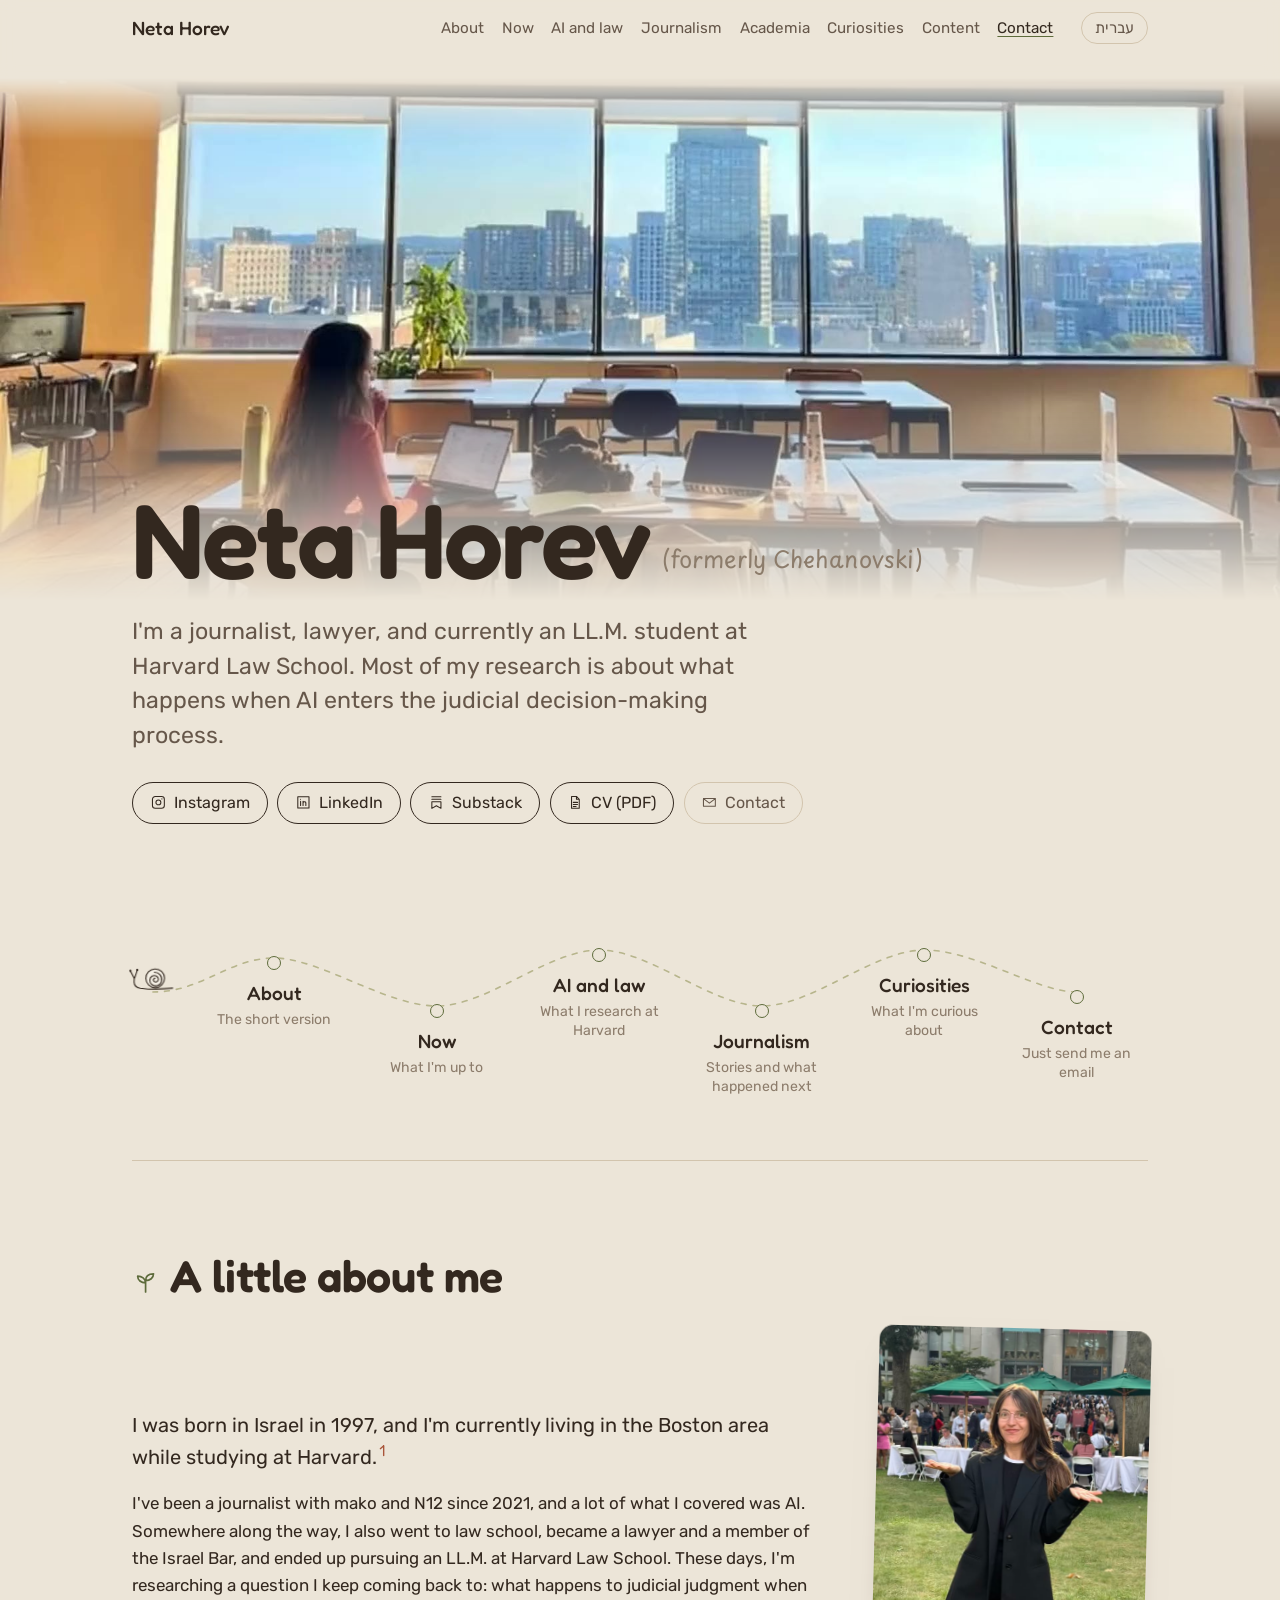
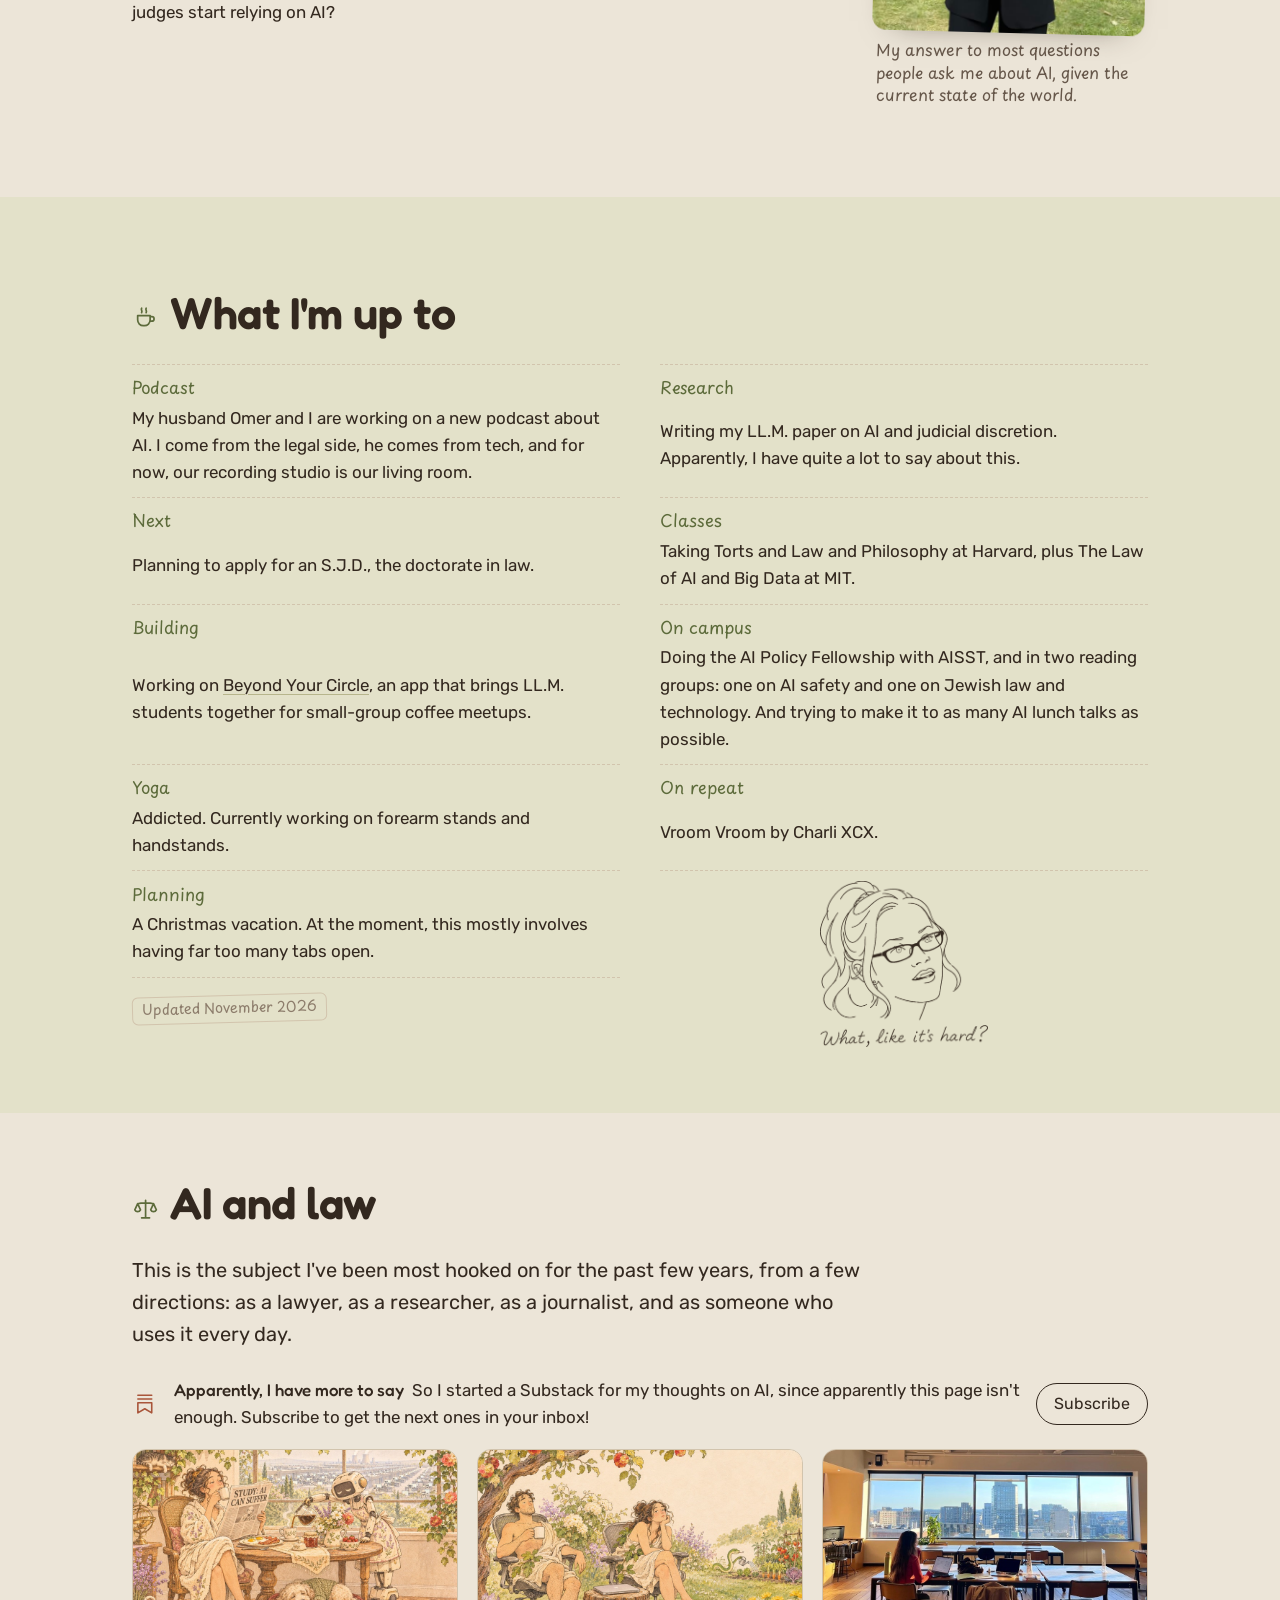
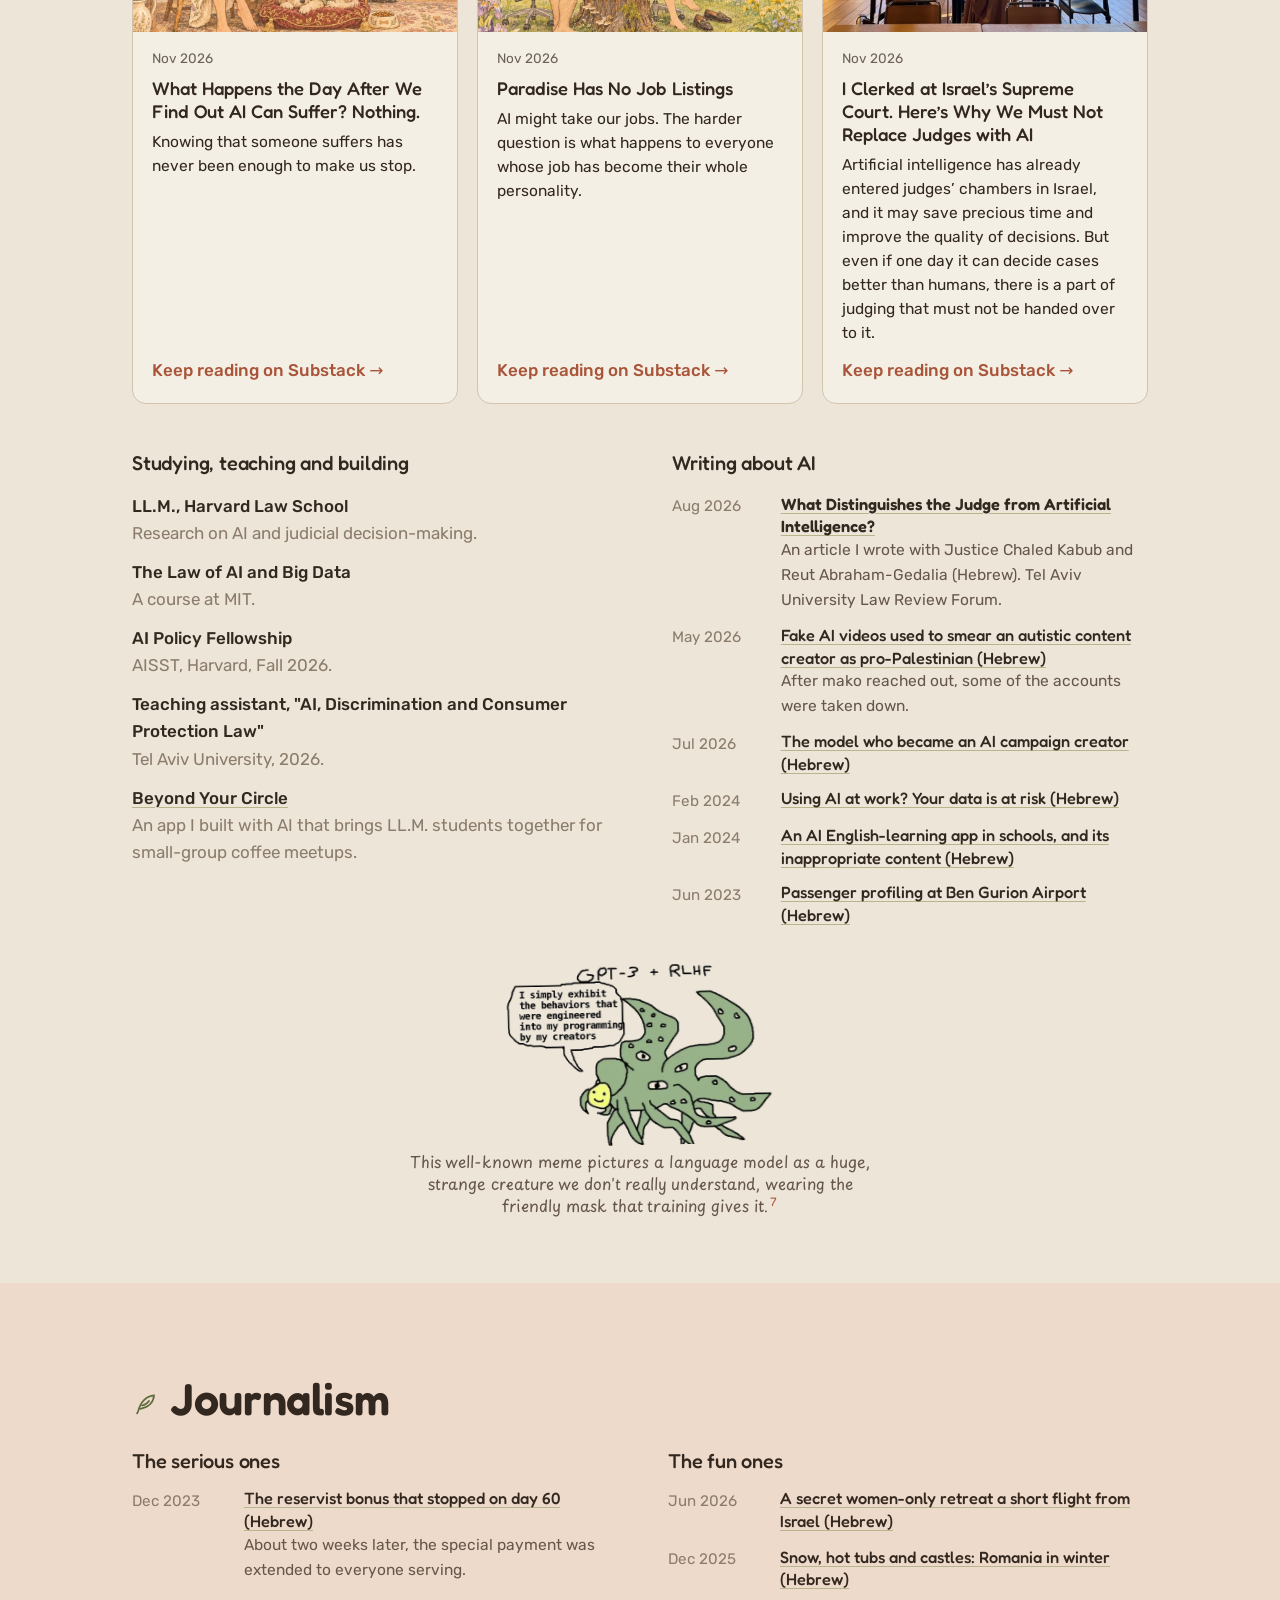
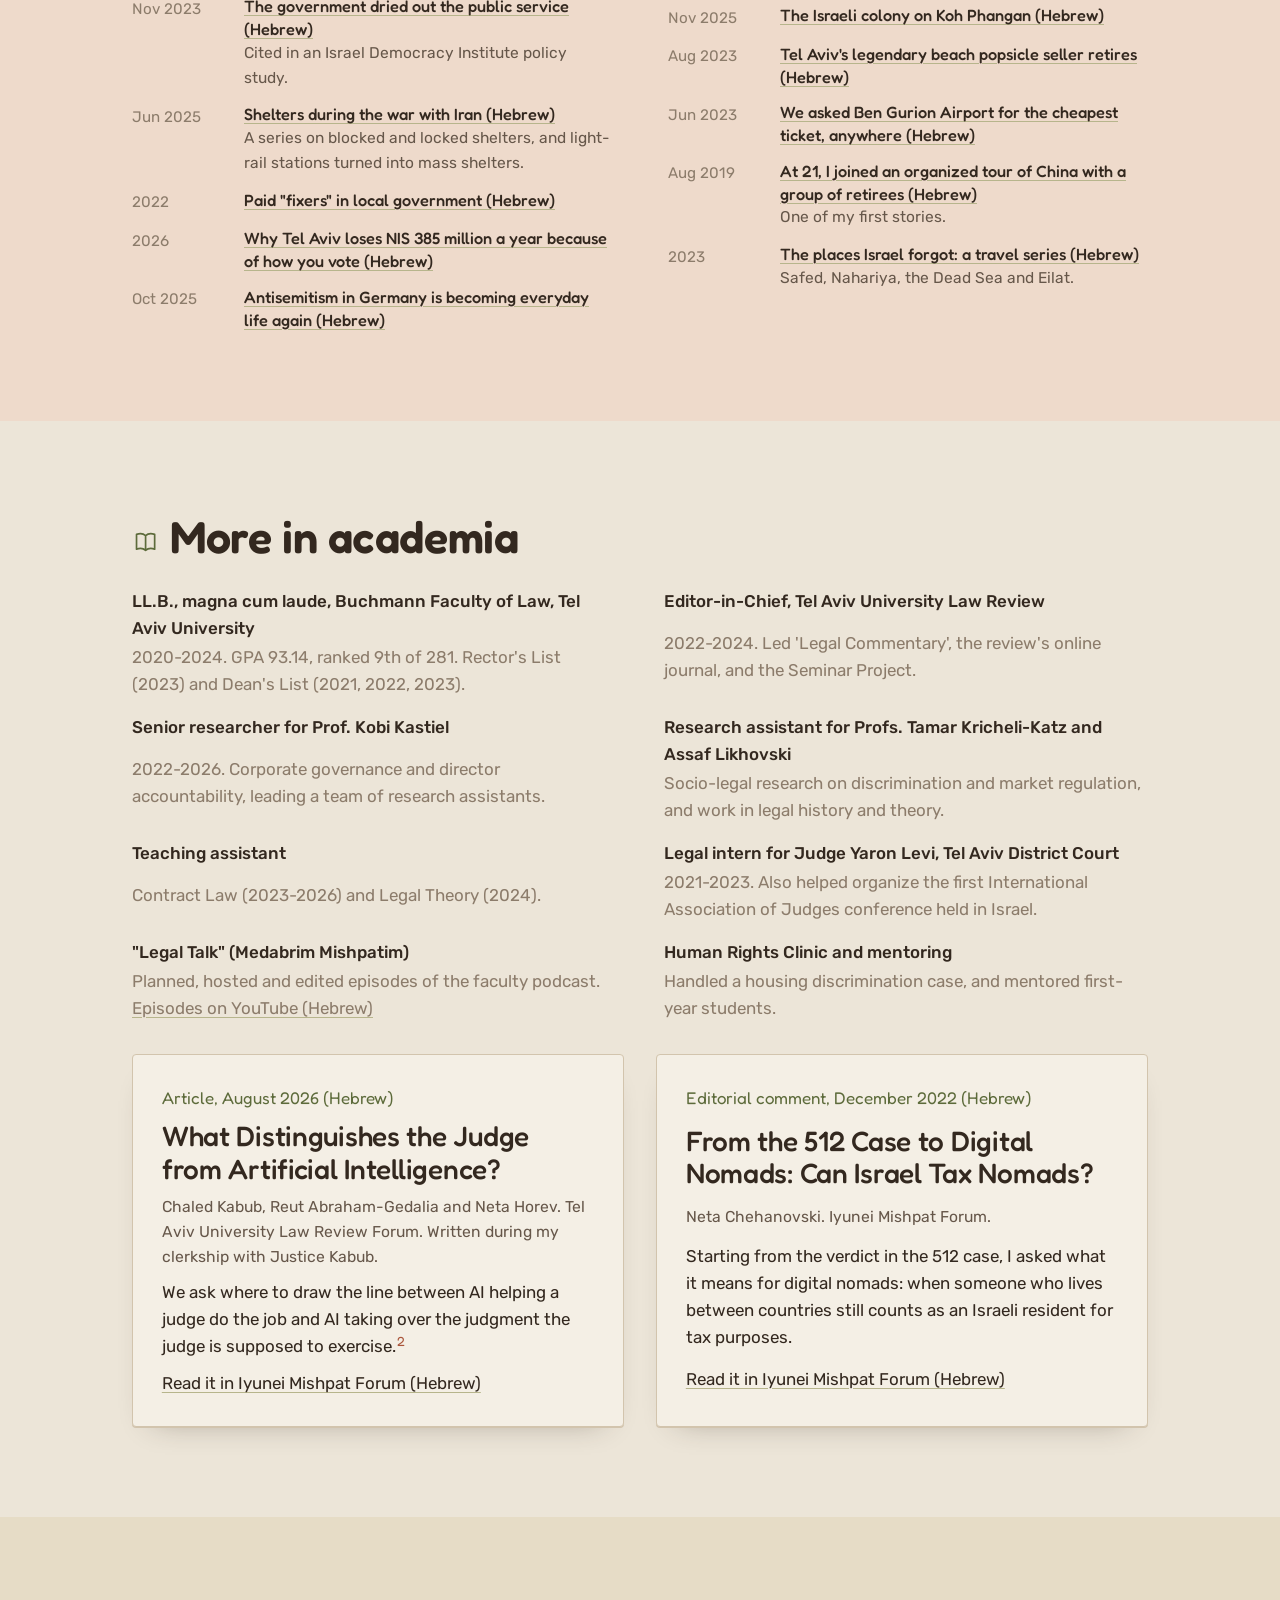
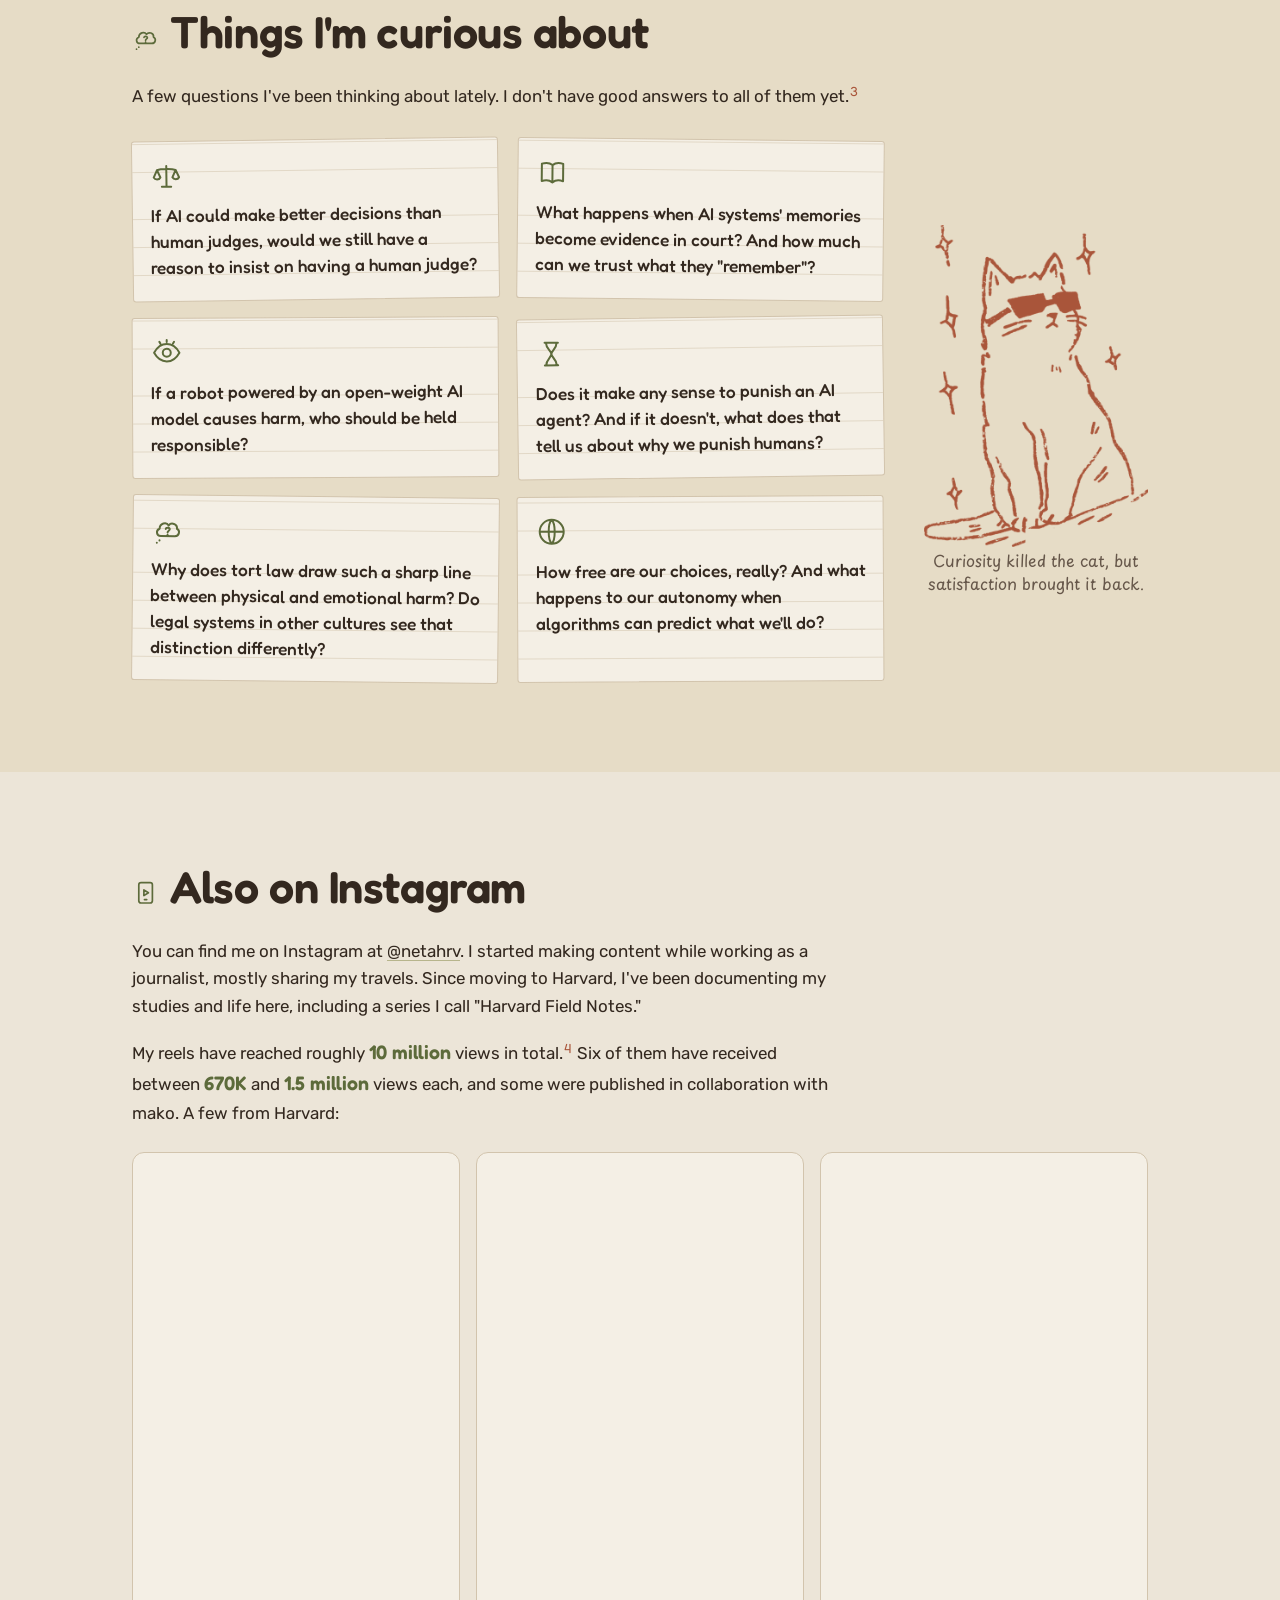
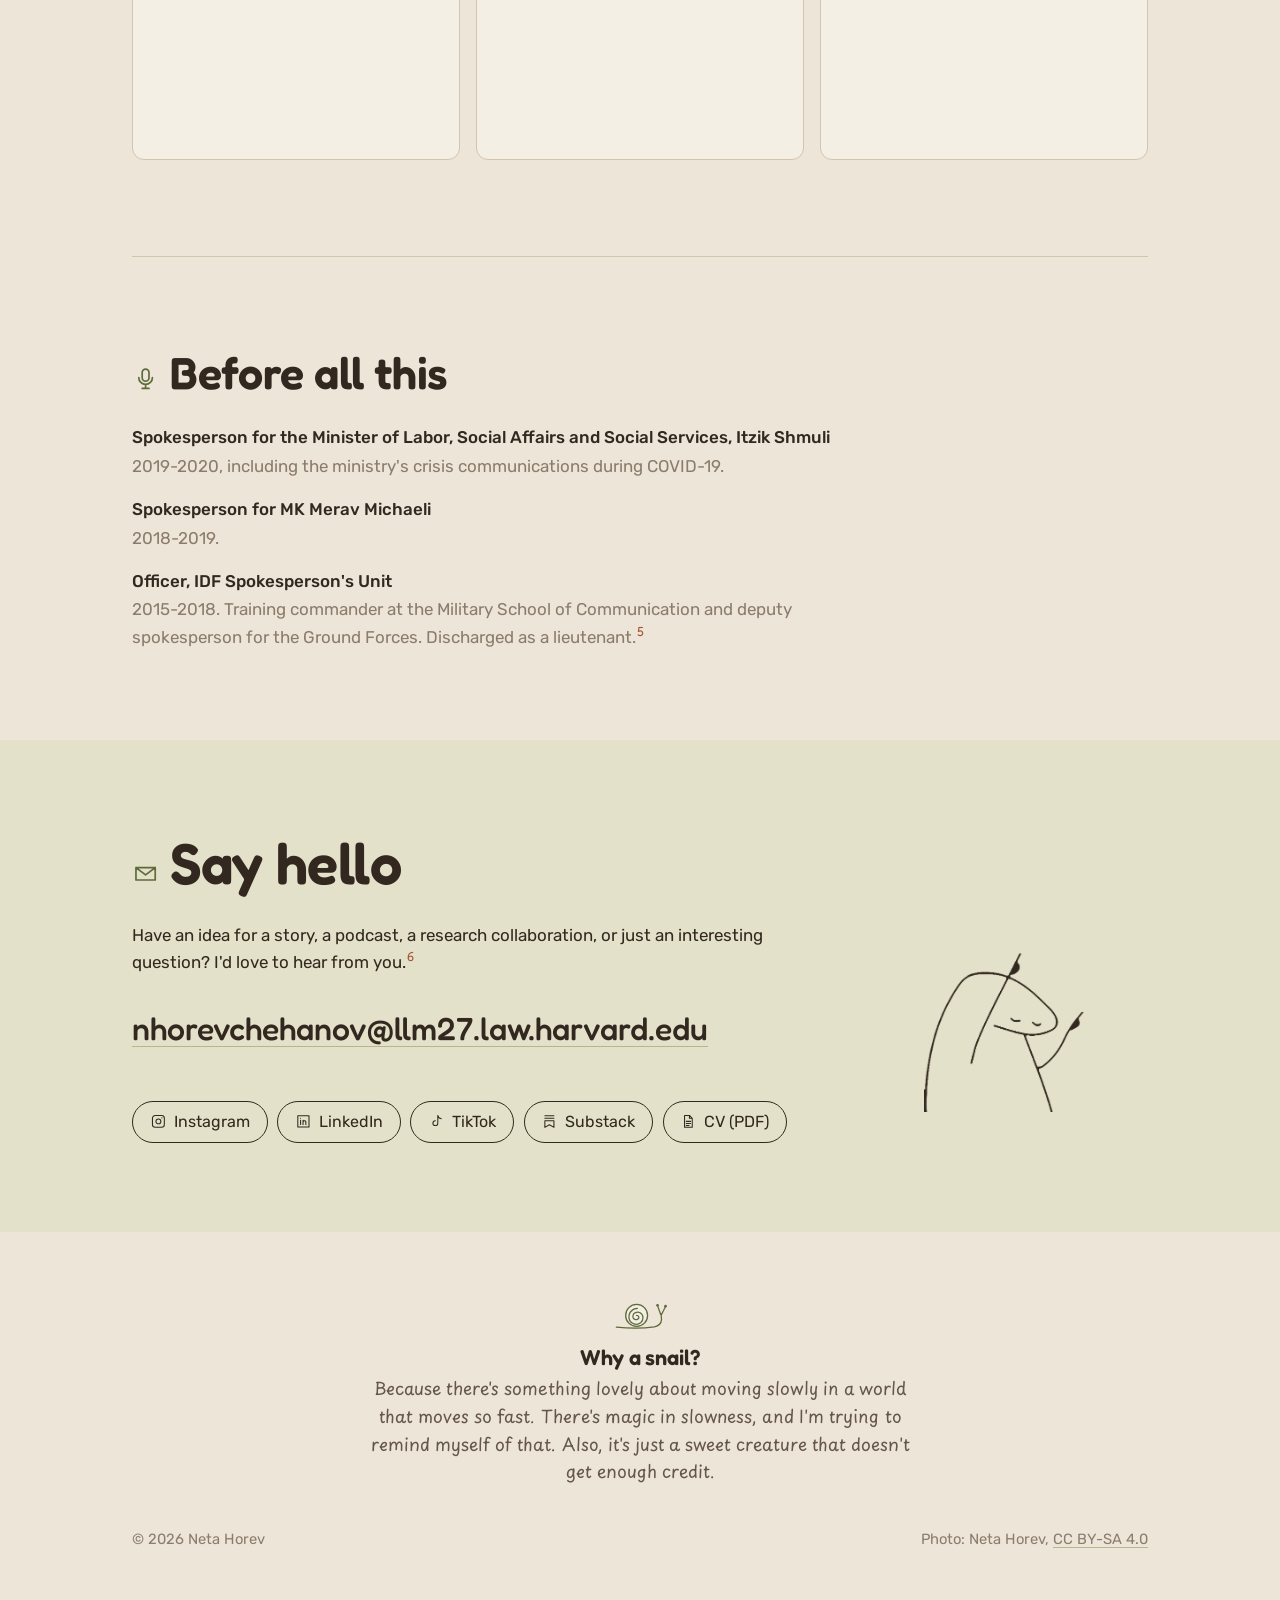
<file: index.html>
<!doctype html>
<html lang="en" dir="ltr">
<head>
<meta charset="utf-8">
<meta name="viewport" content="width=device-width, initial-scale=1, viewport-fit=cover">
<title>Neta Horev</title>
<meta name="description" content="Neta Horev is a journalist, lawyer and LL.M. candidate at Harvard Law School researching AI and judicial decision-making.">
<link rel="canonical" href="https://netahorev.com/">
<link rel="alternate" hreflang="he" href="https://netahorev.com/he/">
<link rel="alternate" hreflang="en" href="https://netahorev.com/">
<link rel="alternate" hreflang="x-default" href="https://netahorev.com/">
<meta property="og:type" content="website">
<meta property="og:url" content="https://netahorev.com/">
<meta property="og:title" content="Neta Horev">
<meta property="og:description" content="Journalist, lawyer and LL.M. candidate at Harvard Law School researching AI and judicial decision-making.">
<meta property="og:image" content="https://netahorev.com/assets/neta-horev.jpg">
<meta property="og:image:alt" content="Portrait of Neta Horev">
<meta property="og:locale" content="en_US">
<meta property="og:locale:alternate" content="he_IL">
<meta name="twitter:card" content="summary_large_image">
<meta name="theme-color" content="#ECE5D8">
<link rel="icon" href="/assets/favicon.svg" type="image/svg+xml">
<link rel="preconnect" href="https://fonts.googleapis.com">
<link rel="preconnect" href="https://fonts.gstatic.com" crossorigin>
<link rel="stylesheet" href="https://fonts.googleapis.com/css2?family=Fredoka:wght@400;500;600&family=Rubik:wght@400;500&family=Playpen+Sans+Hebrew:wght@400;500&display=swap">
<link rel="stylesheet" href="/assets/style.css?v=55">
<script>document.documentElement.classList.add('js');if(document.visibilityState==='visible')document.documentElement.classList.add('intro')</script>
<script type="application/ld+json">
{"@context":"https://schema.org","@type":"Person","name":"Neta Horev","alternateName":["נטע חורב","Neta Chehanovski","נטע צ'חנובסקי"],"url":"https://netahorev.com/","image":"https://netahorev.com/assets/neta-horev.jpg","jobTitle":"Journalist, lawyer and LL.M. candidate","affiliation":{"@type":"CollegeOrUniversity","name":"Harvard Law School"},"sameAs":["https://www.instagram.com/netahrv/","https://www.linkedin.com/in/neta-horev-77a28816b/","https://www.tiktok.com/@neta_horev"]}
</script>
  <script data-goatcounter="https://netahorev.goatcounter.com/count" async src="//gc.zgo.at/count.js"></script>
</head>
<body>
<svg width="0" height="0" style="position:absolute" aria-hidden="true">
  <symbol id="i-sprout" viewBox="0 0 24 24"><path class="ico" d="M12 21V11M12 13c0-4-3.5-6-7-6 0 3.5 3 6 7 6M12 11c0-4 3-6 7-6 0 3.5-3 6-7 6"/></symbol>
  <symbol id="i-cup" viewBox="0 0 24 24"><path class="ico" d="M5 10h11v4a5 5 0 0 1-5 5h-1a5 5 0 0 1-5-5zM16 11h1.5a2 2 0 0 1 0 4H16M8.5 3.5c-1 1.5 1 2-0 4M12.5 3.5c-1 1.5 1 2 0 4"/></symbol>
  <symbol id="i-pen" viewBox="0 0 24 24"><path class="ico" d="M19.5 4.5C13 5 7.5 10 5.5 18.5l-1 2M19.5 4.5c-.5 6-5 10.5-12 12M9 13.5c2.5-.5 4.5-2 6-4"/></symbol>
  <symbol id="i-scales" viewBox="0 0 24 24"><path class="ico" d="M12 4.5V20M8.5 20h7M5 7.5c3-1 11-1 14 0M5 7.5 2.5 13c1 2 4 2 5 0zM19 7.5 16.5 13c1 2 4 2 5 0z"/></symbol>
  <symbol id="i-cloud" viewBox="0 0 24 24"><path class="ico" d="M7 17c-3.5 0-4-4.5-1-5.5 0-4 5-5.5 6.8-2.5 1.7-2.5 6.7-1.5 6.2 2.5 2.5 1 2 5.5-1.5 5.5zM10.6 11.6c.2-1.3 3-1.2 3 .3 0 1-1.6 1.1-1.6 2.3M12 15.9v.1M6 20.2v.1M4 22v.1"/></symbol>
  <symbol id="i-mail" viewBox="0 0 24 24"><path class="ico" d="M3.5 6.5h17v11h-17zM3.5 6.5 12 13l8.5-6.5"/></symbol>
  <symbol id="i-phone" viewBox="0 0 24 24"><path class="ico" d="M8 3h8a2 2 0 0 1 2 2v14a2 2 0 0 1-2 2H8a2 2 0 0 1-2-2V5a2 2 0 0 1 2-2zM10.5 9.5l4 2.5-4 2.5zM11 18h2"/></symbol>
  <symbol id="i-mic" viewBox="0 0 24 24"><path class="ico" d="M12 3.5a3 3 0 0 1 3 3V11a3 3 0 0 1-6 0V6.5a3 3 0 0 1 3-3zM6 11a6 6 0 0 0 12 0M12 17v3.5M9 20.5h6"/></symbol>
  <symbol id="i-eye" viewBox="0 0 24 24"><path class="ico" d="M2.5 12c2.5-4.5 6-6.5 9.5-6.5s7 2 9.5 6.5c-2.5 4.5-6 6.5-9.5 6.5S5 16.5 2.5 12zM12 9a3 3 0 1 1 0 6 3 3 0 0 1 0-6zM12 2.5V4M6.5 3.8l.8 1.3M17.5 3.8l-.8 1.3"/></symbol>
  <symbol id="i-book" viewBox="0 0 24 24"><path class="ico" d="M4 5.5c3-1 6-.7 8 1 2-1.7 5-2 8-1v13c-3-1-6-.7-8 1-2-1.7-5-2-8-1zM12 6.5v13"/></symbol>
  <symbol id="i-globe" viewBox="0 0 24 24"><path class="ico" d="M12 3a9 9 0 1 1 0 18 9 9 0 0 1 0-18zM3 12h18M12 3c-3 3-3 15 0 18M12 3c3 3 3 15 0 18"/></symbol>
  <symbol id="i-hourglass" viewBox="0 0 24 24"><path class="ico" d="M7 3.5h10M7 20.5h10M8 3.5c0 4.5 4 6 4 8.5s-4 4-4 8.5M16 3.5c0 4.5-4 6-4 8.5s4 4 4 8.5"/></symbol>
  <symbol id="i-spiral" viewBox="0 0 24 24"><path class="ico" d="M12 12c1.5 0 2 1.8.8 2.6-1.6 1-4-.2-4-2.4 0-2.8 3-4.2 5.4-3 3 1.4 3.4 5.6.8 7.7-3.2 2.6-8.4 1.2-9.3-3-1-4.6 2.4-8.6 6.8-8.6 4.4 0 8 3.5 8 8"/></symbol>
  <symbol id="i-ig" viewBox="0 0 24 24"><path class="ico" d="M7.5 3.5h9a4 4 0 0 1 4 4v9a4 4 0 0 1-4 4h-9a4 4 0 0 1-4-4v-9a4 4 0 0 1 4-4zM12 8.5a3.5 3.5 0 1 1 0 7 3.5 3.5 0 0 1 0-7zM17 6.9v.1"/></symbol>
  <symbol id="i-tt" viewBox="0 0 24 24"><path class="ico" d="M14 3.5v11a3.5 3.5 0 1 1-3.5-3.5M14 3.5c.4 2.6 2.2 4.4 5 4.6"/></symbol>
  <symbol id="i-sub" viewBox="0 0 24 24"><path class="ico" d="M5.5 4h13M5.5 7.5h13M5.5 11h13v9.5l-6.5-3.8-6.5 3.8z"/></symbol>
  <symbol id="i-doc" viewBox="0 0 24 24"><path class="ico" d="M6.5 3.5h7l4 4v13h-11zM13.5 3.5v4h4M9 12h6M9 15h6M9 18h4"/></symbol>
  <symbol id="i-in" viewBox="0 0 24 24"><path class="ico" d="M4 4h16v16H4zM8 10.5v6M8 7.5v.1M11.5 16.5v-6M11.5 13c0-2 4-3 4 0v3.5"/></symbol>
</svg>

<a class="skip" href="#main">Skip to content</a>

<header class="topbar">
  <div class="wrap">
    <div class="topbar__inner">
      <a class="brand" href="#top">Neta Horev</a>
      <nav class="topnav" aria-label="Sections">
        <a href="#about">About</a>
        <a href="#now">Now</a>
        <a href="#research">AI and law</a>
        <a href="#journalism">Journalism</a>
        <a href="#academia">Academia</a>
        <a href="#curiosities">Curiosities</a>
        <a href="#content">Content</a>
        <a href="#contact">Contact</a>
      </nav>
      <a class="lang" href="/he/" hreflang="he" lang="he">עברית</a>
    </div>
    <div class="trail">
      <div class="trail__line" aria-hidden="true"></div>
      <div class="trail__done" aria-hidden="true"></div>
      <button class="snail" type="button" aria-label="The snail. Click to hear what it has to say">
        <svg viewBox="0 0 64 42" aria-hidden="true"><g class="body"><path class="ico" d="M4 37q26 2.5 45-.5 8-1.5 8.5-8.5l-.5-7"/></g><g class="eyes"><path class="ico" d="m56.5 22-3.5-10M57.5 22l4.5-9"/><circle cx="52.8" cy="11" r="1.6" fill="currentColor"/><circle cx="62.3" cy="12" r="1.6" fill="currentColor"/></g><g class="shell-g"><circle class="shell" cx="28" cy="23" r="13" stroke="currentColor" stroke-width="1.5"/><path class="ico" d="M28 23c2.5 0 3.5 2.6 2 4-2 2-6.5 1-6.5-2.6 0-4.4 5-6.6 8.7-4.5 4.2 2.4 4.5 8.8.6 11.8-4.7 3.6-12.2 1.6-13.6-4.5-1.6-6.8 3.5-12.6 9.8-12.6"/></g></svg>
      </button>
    </div>
  </div>
</header>

<main id="main">
  <div class="wrap">

    <figure class="cover"><video poster="/assets/cover-loop.jpg" width="1920" height="1280" autoplay muted loop playsinline preload="auto" disablepictureinpicture aria-label="Neta working on a laptop by a huge window overlooking the city"><source src="/assets/cover-loop-hd.mp4" type="video/mp4" media="(min-width: 900px)"><source src="/assets/cover-loop.mp4" type="video/mp4"></video></figure>

    <section class="hero" id="top" aria-labelledby="name">
      <div>
        <h1 class="hero__name" id="name"><span class="w">Neta</span> <span class="w">Horev</span><span class="hero__aka">(formerly Chehanovski)</span></h1>
        <p class="hero__line">I'm a journalist, lawyer, and currently an LL.M. student at Harvard Law School. Most of my research is about what happens when AI enters the judicial decision-making process.</p>
        <div class="hero__links">
          <a class="btn" href="https://www.instagram.com/netahrv/" rel="me noopener" target="_blank"><svg aria-hidden="true"><use href="#i-ig"/></svg>Instagram</a>
          <a class="btn" href="https://www.linkedin.com/in/neta-horev-77a28816b/" rel="me noopener" target="_blank"><svg aria-hidden="true"><use href="#i-in"/></svg>LinkedIn</a>
          <a class="btn" href="https://netahorev.substack.com" data-goatcounter-click="substack-top" data-goatcounter-title="Substack click (top)" rel="me noopener" target="_blank"><svg aria-hidden="true"><use href="#i-sub"/></svg>Substack</a>
          <a class="btn" href="/assets/Neta-Horev-CV.pdf" target="_blank" rel="noopener"><svg aria-hidden="true"><use href="#i-doc"/></svg>CV (PDF)</a>
          <a class="btn btn--quiet" href="#contact"><svg aria-hidden="true"><use href="#i-mail"/></svg>Contact</a>
        </div>
      </div>
    </section>

    <nav class="path" aria-label="The trail through this page">
      <svg class="path__svg path__svg--d" viewBox="0 0 1000 170" preserveAspectRatio="none" aria-hidden="true">
        <defs>
          <mask id="trail-mask" maskUnits="userSpaceOnUse" x="-20" y="-20" width="1040" height="210">
            <path class="path__reveal" pathLength="1" d="M20 104C70 104 95 70 140 70S250 118 300 118 410 62 460 62 570 118 620 118 730 62 780 62 890 104 930 104" fill="none" stroke="#fff" stroke-width="16"/>
          </mask>
        </defs>
        <path class="path__line path__line--d" mask="url(#trail-mask)" d="M20 104C70 104 95 70 140 70S250 118 300 118 410 62 460 62 570 118 620 118 730 62 780 62 890 104 930 104"/>
      </svg>
      <svg class="path__svg path__svg--m" viewBox="0 0 1000 1000" preserveAspectRatio="none" aria-hidden="true">
        <defs>
          <mask id="trail-mask-m" maskUnits="userSpaceOnUse" x="-20" y="-20" width="1040" height="1040">
            <path class="path__reveal" pathLength="1" d="M500 0C430 20 260 20 260 70S740 180 740 240 260 350 260 410 740 520 740 580 260 690 260 750 740 860 740 920" fill="none" stroke="#fff" stroke-width="40"/>
          </mask>
        </defs>
        <path class="path__line path__line--m" mask="url(#trail-mask-m)" d="M500 0C430 20 260 20 260 70S740 180 740 240 260 350 260 410 740 520 740 580 260 690 260 750 740 860 740 920"/>
      </svg>
      <div class="path__snail-wrap">
        <button class="snail" type="button" aria-label="The snail. Click to hear what it has to say">
          <svg viewBox="0 0 64 42" aria-hidden="true"><g class="body"><path class="ico" d="M4 37q26 2.5 45-.5 8-1.5 8.5-8.5l-.5-7"/></g><g class="eyes"><path class="ico" d="m56.5 22-3.5-10M57.5 22l4.5-9"/><circle cx="52.8" cy="11" r="1.6" fill="currentColor"/><circle cx="62.3" cy="12" r="1.6" fill="currentColor"/></g><g class="shell-g"><circle class="shell" cx="28" cy="23" r="13" stroke="currentColor" stroke-width="1.5"/><path class="ico" d="M28 23c2.5 0 3.5 2.6 2 4-2 2-6.5 1-6.5-2.6 0-4.4 5-6.6 8.7-4.5 4.2 2.4 4.5 8.8.6 11.8-4.7 3.6-12.2 1.6-13.6-4.5-1.6-6.8 3.5-12.6 9.8-12.6"/></g></svg>
        </button>
      </div>
      <ol>
        <li style="--x:14%;--y:70px;--mx:26.0%;--my:7.0%;--i:0" data-px="140" data-py="70" data-mx="260" data-my="70"><a href="#about"><span class="path__pin"></span><svg class="path__icon" aria-hidden="true"><use href="#i-sprout"/></svg><span class="path__title">About</span><span class="path__sub">The short version</span></a></li>
        <li style="--x:30%;--y:118px;--mx:74.0%;--my:24.0%;--i:1" data-px="300" data-py="118" data-mx="740" data-my="240"><a href="#now"><span class="path__pin"></span><svg class="path__icon" aria-hidden="true"><use href="#i-cup"/></svg><span class="path__title">Now</span><span class="path__sub">What I'm up to</span></a></li>
        <li style="--x:46%;--y:62px;--mx:26.0%;--my:41.0%;--i:2" data-px="460" data-py="62" data-mx="260" data-my="410"><a href="#research"><span class="path__pin"></span><svg class="path__icon" aria-hidden="true"><use href="#i-scales"/></svg><span class="path__title">AI and law</span><span class="path__sub">What I research at Harvard</span></a></li>
        <li style="--x:62%;--y:118px;--mx:74.0%;--my:58.0%;--i:3" data-px="620" data-py="118" data-mx="740" data-my="580"><a href="#journalism"><span class="path__pin"></span><svg class="path__icon" aria-hidden="true"><use href="#i-pen"/></svg><span class="path__title">Journalism</span><span class="path__sub">Stories and what happened next</span></a></li>
        <li style="--x:78%;--y:62px;--mx:26.0%;--my:75.0%;--i:4" data-px="780" data-py="62" data-mx="260" data-my="750"><a href="#curiosities"><span class="path__pin"></span><svg class="path__icon" aria-hidden="true"><use href="#i-cloud"/></svg><span class="path__title">Curiosities</span><span class="path__sub">What I'm curious about</span></a></li>
        <li style="--x:93%;--y:104px;--mx:74.0%;--my:92.0%;--i:5" data-px="930" data-py="104" data-mx="740" data-my="920"><a href="#contact"><span class="path__pin"></span><svg class="path__icon" aria-hidden="true"><use href="#i-mail"/></svg><span class="path__title">Contact</span><span class="path__sub">Just send me an email</span></a></li>
      </ol>
    </nav>

    <section class="section" id="about" aria-labelledby="about-h">
      <div class="section__head"><svg aria-hidden="true"><use href="#i-sprout"/></svg><h2 id="about-h">A little about me</h2></div>
      <div class="about">
        <div class="prose">
          <p class="lead">I was born in Israel in 1997, and I'm currently living in the Boston area while studying at Harvard.<input type="checkbox" class="sn-check" id="sn-1"><label class="sn-ref" for="sn-1" aria-label="Note 1">1</label><span class="sn"><b>1</b>Still figuring out the whole Boston winter thing. Ask me again in February.</span></p>
          <p>I've been a journalist with mako and N12 since 2021, and a lot of what I covered was AI. Somewhere along the way, I also went to law school, became a lawyer and a member of the Israel Bar, and ended up pursuing an LL.M. at Harvard Law School. These days, I'm researching a question I keep coming back to: what happens to judicial judgment when judges start relying on AI?</p>
        </div>
        <figure class="meme about__meme">
          <img class="about__photo" src="/assets/neta-shrug.jpg" width="640" height="717" loading="lazy" alt="Neta shrugging with open hands on the lawn in front of Harvard Law School">
          <figcaption>My answer to most questions people ask me about AI, given the current state of the world.</figcaption>
        </figure>
      </div>
    </section>

    <section class="section" id="now" aria-labelledby="now-h">
      <div class="section__head"><svg aria-hidden="true"><use href="#i-cup"/></svg><h2 id="now-h">What I'm up to</h2></div>
      <div class="now-grid">
        <ul class="now">
        <li><span class="now__k">Podcast</span><span>My husband Omer and I are working on a new podcast about AI. I come from the legal side, he comes from tech, and for now, our recording studio is our living room.</span></li>
        <li><span class="now__k">Research</span><span>Writing my LL.M. paper on AI and judicial discretion. Apparently, I have quite a lot to say about this.</span></li>
        <li><span class="now__k">Next</span><span>Planning to apply for an S.J.D., the doctorate in law.</span></li>
        <li><span class="now__k">Classes</span><span>Taking Torts and Law and Philosophy at Harvard, plus The Law of AI and Big Data at MIT.</span></li>
        <li><span class="now__k">Building</span><span>Working on <a href="https://beyond-your-circle.vercel.app" target="_blank" rel="noopener">Beyond Your Circle</a>, an app that brings LL.M. students together for small-group coffee meetups.</span></li>
        <li><span class="now__k">On campus</span><span>Doing the AI Policy Fellowship with AISST, and in two reading groups: one on AI safety and one on Jewish law and technology. And trying to make it to as many AI lunch talks as possible.</span></li>
        <li><span class="now__k">Yoga</span><span>Addicted. Currently working on forearm stands and handstands.</span></li>
        <li><span class="now__k">On repeat</span><span>Vroom Vroom by Charli XCX.</span></li>
        <li><span class="now__k">Planning</span><span>A Christmas vacation. At the moment, this mostly involves having far too many tabs open.</span></li>
          <li class="now__doodle doodle" aria-hidden="true"><img src="/assets/elle.png" width="700" height="693" loading="lazy" alt=""></li>
        </ul>
      </div>
      <p class="stamp">Updated November 2026</p>
    </section>

    <section class="section" id="research" aria-labelledby="res-h">
      <div class="section__head"><svg aria-hidden="true"><use href="#i-scales"/></svg><h2 id="res-h">AI and law</h2></div>
      <p class="lead ai-lead">This is the subject I've been most hooked on for the past few years, from a few directions: as a lawyer, as a researcher, as a journalist, and as someone who uses it every day.</p>
      <div class="posts">
        <div class="posts__head">
          <svg class="posts__icon" aria-hidden="true"><use href="#i-sub"/></svg>
          <p class="posts__intro"><strong>Apparently, I have more to say</strong> So I started a Substack for my thoughts on AI, since apparently this page isn't enough. Subscribe to get the next ones in your inbox!</p>
          <a class="btn posts__join" href="https://netahorev.substack.com/subscribe" data-goatcounter-click="substack-ai-strip" data-goatcounter-title="Substack click (ai-strip)" rel="me noopener" target="_blank">Subscribe</a>
        </div>
        <div class="posts__grid">
          <a class="post" href="https://netahorev.substack.com/p/what-happens-the-day-after-we-find" data-goatcounter-click="substack-post3" data-goatcounter-title="Substack click (post3)" rel="noopener" target="_blank">
            <img class="post__img" src="/assets/sub-suffer.jpg" width="900" height="600" loading="lazy" alt="">
            <span class="post__body"><span class="post__when">Nov 2026</span><span class="post__title">What Happens the Day After We Find Out AI Can Suffer? Nothing.</span><span class="post__ex">Knowing that someone suffers has never been enough to make us stop.</span><span class="post__more">Keep reading on Substack →</span></span>
          </a>
          <a class="post" href="https://netahorev.substack.com/p/paradise-has-no-job-listings" data-goatcounter-click="substack-post1" data-goatcounter-title="Substack click (post1)" rel="noopener" target="_blank">
            <img class="post__img" src="/assets/sub-paradise.jpg" width="900" height="600" loading="lazy" alt="">
            <span class="post__body"><span class="post__when">Nov 2026</span><span class="post__title">Paradise Has No Job Listings</span><span class="post__ex">AI might take our jobs. The harder question is what happens to everyone whose job has become their whole personality.</span><span class="post__more">Keep reading on Substack →</span></span>
          </a>
          <a class="post" href="https://netahorev.substack.com/p/i-clerked-at-israels-supreme-court" data-goatcounter-click="substack-post2" data-goatcounter-title="Substack click (post2)" rel="noopener" target="_blank">
            <img class="post__img" src="/assets/sub-clerk.jpg" width="900" height="576" loading="lazy" alt="">
            <span class="post__body"><span class="post__when">Nov 2026</span><span class="post__title">I Clerked at Israel’s Supreme Court. Here’s Why We Must Not Replace Judges with AI</span><span class="post__ex">Artificial intelligence has already entered judges’ chambers in Israel, and it may save precious time and improve the quality of decisions. But even if one day it can decide cases better than humans, there is a part of judging that must not be handed over to it.</span><span class="post__more">Keep reading on Substack →</span></span>
          </a>
        </div>
      </div>
      <div class="ai-two">
        <div class="ai-left">
          <h3 class="subhead">Studying, teaching and building</h3>
          <ul class="cv cv--tight">
        <li><strong>LL.M., Harvard Law School</strong><span class="muted">Research on AI and judicial decision-making.</span></li>
        <li><strong>The Law of AI and Big Data</strong><span class="muted">A course at MIT.</span></li>
        <li><strong>AI Policy Fellowship</strong><span class="muted">AISST, Harvard, Fall 2026.</span></li>
        <li><strong>Teaching assistant, "AI, Discrimination and Consumer Protection Law"</strong><span class="muted">Tel Aviv University, 2026.</span></li>
        <li><strong><a href="https://beyond-your-circle.vercel.app" target="_blank" rel="noopener">Beyond Your Circle</a></strong><span class="muted">An app I built with AI that brings LL.M. students together for small-group coffee meetups.</span></li>
          </ul>
        </div>
        <div class="ai-right">
          <h3 class="subhead">Writing about AI</h3>
          <ul class="clips">
          <li class="clips__paper"><span class="clips__when">Aug 2026</span><a href="https://www.taulawreview.sites.tau.ac.il/pvrvm-n/%D7%9E%D7%94-%D7%9E%D7%95%D7%AA%D7%A8-%D7%94%D7%A9%D7%95%D7%A4%D7%98-%D7%9E%D7%9F-%D7%94%D7%91%D7%99%D7%A0%D7%94-%D7%94%D7%9E%D7%9C%D7%90%D7%9B%D7%95%D7%AA%D7%99%D7%AA%3F" target="_blank" rel="noopener">What Distinguishes the Judge from Artificial Intelligence?</a><span class="clips__note">An article I wrote with Justice Chaled Kabub and Reut Abraham-Gedalia (Hebrew). Tel Aviv University Law Review Forum.</span></li>
        <li><span class="clips__when">May 2026</span><a href="https://www.mako.co.il/nexter-news/Article-28e4cb4805ded91026.htm" target="_blank" rel="noopener">Fake AI videos used to smear an autistic content creator as pro-Palestinian (Hebrew)</a><span class="clips__note">After mako reached out, some of the accounts were taken down.</span></li>
        <li><span class="clips__when">Jul 2026</span><a href="https://www.mako.co.il/nexter-news/Article-3af44d20b322f91026.htm" target="_blank" rel="noopener">The model who became an AI campaign creator (Hebrew)</a><span class="clips__note"></span></li>
        <li><span class="clips__when">Feb 2024</span><a href="https://www.mako.co.il/nexter-news/Article-604207603589d81026.htm" target="_blank" rel="noopener">Using AI at work? Your data is at risk (Hebrew)</a><span class="clips__note"></span></li>
        <li><span class="clips__when">Jan 2024</span><a href="https://www.mako.co.il/home-family-kids/Article-83e2beaeaaa2d81026.htm" target="_blank" rel="noopener">An AI English-learning app in schools, and its inappropriate content (Hebrew)</a><span class="clips__note"></span></li>
        <li><span class="clips__when">Jun 2023</span><a href="https://www.mako.co.il/travel-israel/magazine/Article-a6ac7af30967881026.htm" target="_blank" rel="noopener">Passenger profiling at Ben Gurion Airport (Hebrew)</a><span class="clips__note"></span></li>
          </ul>
        </div>
      </div>
      <figure class="shoggoth shoggoth--center">
        <img src="/assets/shoggoth.png" width="604" height="400" loading="lazy" alt="The well-known meme: a green shoggoth wearing a yellow smiley mask, saying I simply exhibit the behaviors that were engineered into my programming by my creators">
        <figcaption>This well-known meme pictures a language model as a huge, strange creature we don't really understand, wearing the friendly mask that training gives it.<input type="checkbox" class="sn-check" id="sn-7"><label class="sn-ref" for="sn-7" aria-label="Note 7">7</label><span class="sn"><b>7</b>After @TetraspaceWest's famous 2022 meme of a language model as a shoggoth wearing a smiley-face mask.</span></figcaption>
      </figure>
    </section>

    <section class="section" id="journalism" aria-labelledby="jour-h">
      <div class="section__head"><svg aria-hidden="true"><use href="#i-pen"/></svg><h2 id="jour-h">Journalism</h2></div>
      <div class="jour-cols">
        <div>
          <h3 class="subhead">The serious ones</h3>
          <ul class="clips">
        <li><span class="clips__when">Dec 2023</span><a href="https://www.mako.co.il/news-money/2023_q4/Article-6e2ce02871e5c81026.htm" target="_blank" rel="noopener">The reservist bonus that stopped on day 60 (Hebrew)</a><span class="clips__note">About two weeks later, the special payment was extended to everyone serving.</span></li>
        <li><span class="clips__when">Nov 2023</span><a href="https://www.mako.co.il/finances-news/Article-3793b2888d8db81027.htm" target="_blank" rel="noopener">The government dried out the public service (Hebrew)</a><span class="clips__note">Cited in an Israel Democracy Institute policy study.</span></li>
        <li><span class="clips__when">Jun 2025</span><a href="https://www.mako.co.il/finances-real-estate/Article-fa8a46c53997791027.htm" target="_blank" rel="noopener">Shelters during the war with Iran (Hebrew)</a><span class="clips__note">A series on blocked and locked shelters, and light-rail stations turned into mass shelters.</span></li>
        <li><span class="clips__when">2022</span><a href="https://www.mako.co.il/finances-magazine/Article-d3611bc49e93581027.htm" target="_blank" rel="noopener">Paid "fixers" in local government (Hebrew)</a><span class="clips__note"></span></li>
        <li><span class="clips__when">2026</span><a href="https://www.mako.co.il/finances-news/Article-f23892dccda0c91026.htm" target="_blank" rel="noopener">Why Tel Aviv loses NIS 385 million a year because of how you vote (Hebrew)</a><span class="clips__note"></span></li>
        <li><span class="clips__when">Oct 2025</span><a href="https://www.mako.co.il/news-world/2025_q4/Article-6ce85f83103c991026.htm" target="_blank" rel="noopener">Antisemitism in Germany is becoming everyday life again (Hebrew)</a><span class="clips__note"></span></li>
          </ul>
        </div>
        <div>
          <h3 class="subhead">The fun ones</h3>
          <ul class="clips">
        <li><span class="clips__when">Jun 2026</span><a href="https://www.mako.co.il/travel-world/Article-3bf5dec1294ee91026.htm" target="_blank" rel="noopener">A secret women-only retreat a short flight from Israel (Hebrew)</a><span class="clips__note"></span></li>
        <li><span class="clips__when">Dec 2025</span><a href="https://www.mako.co.il/travel-world/Article-5c555462f7fda91027.htm" target="_blank" rel="noopener">Snow, hot tubs and castles: Romania in winter (Hebrew)</a><span class="clips__note"></span></li>
        <li><span class="clips__when">Nov 2025</span><a href="https://www.mako.co.il/travel-world/Article-84ede516c8f3a91026.htm" target="_blank" rel="noopener">The Israeli colony on Koh Phangan (Hebrew)</a><span class="clips__note"></span></li>
        <li><span class="clips__when">Aug 2023</span><a href="https://www.mako.co.il/finances-news/Article-eca1ce267cfd981026.htm" target="_blank" rel="noopener">Tel Aviv's legendary beach popsicle seller retires (Hebrew)</a><span class="clips__note"></span></li>
        <li><span class="clips__when">Jun 2023</span><a href="https://www.mako.co.il/travel-israel/magazine/Article-d3eadab10068881026.htm" target="_blank" rel="noopener">We asked Ben Gurion Airport for the cheapest ticket, anywhere (Hebrew)</a><span class="clips__note"></span></li>
        <li><span class="clips__when">Aug 2019</span><a href="https://www.mako.co.il/travel-world/magazine/Article-367bd3965b49c61026.htm" target="_blank" rel="noopener">At 21, I joined an organized tour of China with a group of retirees (Hebrew)</a><span class="clips__note">One of my first stories.</span></li>
        <li><span class="clips__when">2023</span><a href="https://www.mako.co.il/travel-israel/magazine/Article-523e12e7bfe7a81026.htm" target="_blank" rel="noopener">The places Israel forgot: a travel series (Hebrew)</a><span class="clips__note">Safed, Nahariya, the Dead Sea and Eilat.</span></li>
          </ul>
        </div>
      </div>
    </section>

    <section class="section" id="academia" aria-labelledby="aca-h">
      <div class="section__head"><svg aria-hidden="true"><use href="#i-book"/></svg><h2 id="aca-h">More in academia</h2></div>
      <ul class="cv">
        <li><strong>LL.B., magna cum laude, Buchmann Faculty of Law, Tel Aviv University</strong><span class="muted">2020-2024. GPA 93.14, ranked 9th of 281. Rector's List (2023) and Dean's List (2021, 2022, 2023).</span></li>
        <li><strong>Editor-in-Chief, Tel Aviv University Law Review</strong><span class="muted">2022-2024. Led 'Legal Commentary', the review's online journal, and the Seminar Project.</span></li>
        <li><strong>Senior researcher for Prof. Kobi Kastiel</strong><span class="muted">2022-2026. Corporate governance and director accountability, leading a team of research assistants.</span></li>
        <li><strong>Research assistant for Profs. Tamar Kricheli-Katz and Assaf Likhovski</strong><span class="muted">Socio-legal research on discrimination and market regulation, and work in legal history and theory.</span></li>
        <li><strong>Teaching assistant</strong><span class="muted">Contract Law (2023-2026) and Legal Theory (2024).</span></li>
        <li><strong>Legal intern for Judge Yaron Levi, Tel Aviv District Court</strong><span class="muted">2021-2023. Also helped organize the first International Association of Judges conference held in Israel.</span></li>
        <li><strong>"Legal Talk" (Medabrim Mishpatim)</strong><span class="muted">Planned, hosted and edited episodes of the faculty podcast. <a href="https://www.youtube.com/playlist?list=PLNiWLB_wsOg4LRSHZgljAZx2uUPj59-yO" target="_blank" rel="noopener">Episodes on YouTube (Hebrew)</a></span></li>
        <li><strong>Human Rights Clinic and mentoring</strong><span class="muted">Handled a housing discrimination case, and mentored first-year students.</span></li>
      </ul>
      <div class="papers-two">
        <article class="paper">
          <p class="paper__kind">Article, August 2026 (Hebrew)</p>
          <h3>What Distinguishes the Judge from Artificial Intelligence?</h3>
          <p class="paper__by">Chaled Kabub, Reut Abraham-Gedalia and Neta Horev. Tel Aviv University Law Review Forum. Written during my clerkship with Justice Kabub.</p>
          <p>We ask where to draw the line between AI helping a judge do the job and AI taking over the judgment the judge is supposed to exercise.<input type="checkbox" class="sn-check" id="sn-2"><label class="sn-ref" for="sn-2" aria-label="Note 2">2</label><span class="sn"><b>2</b>The judge is keeping the job. For now.</span></p>
          <p><a href="https://www.taulawreview.sites.tau.ac.il/pvrvm-n/%D7%9E%D7%94-%D7%9E%D7%95%D7%AA%D7%A8-%D7%94%D7%A9%D7%95%D7%A4%D7%98-%D7%9E%D7%9F-%D7%94%D7%91%D7%99%D7%A0%D7%94-%D7%94%D7%9E%D7%9C%D7%90%D7%9B%D7%95%D7%AA%D7%99%D7%AA%3F" target="_blank" rel="noopener">Read it in Iyunei Mishpat Forum (Hebrew)</a></p>
        </article>
        <article class="paper">
          <p class="paper__kind">Editorial comment, December 2022 (Hebrew)</p>
          <h3>From the 512 Case to Digital Nomads: Can Israel Tax Nomads?</h3>
          <p class="paper__by">Neta Chehanovski. Iyunei Mishpat Forum.</p>
          <p>Starting from the verdict in the 512 case, I asked what it means for digital nomads: when someone who lives between countries still counts as an Israeli resident for tax purposes.</p>
          <p><a href="https://www.taulawreview.sites.tau.ac.il/post/digitalnomads" target="_blank" rel="noopener">Read it in Iyunei Mishpat Forum (Hebrew)</a></p>
        </article>
      </div>
    </section>

    <section class="section" id="curiosities" aria-labelledby="cur-h">
      <div class="section__head"><svg aria-hidden="true"><use href="#i-cloud"/></svg><h2 id="cur-h">Things I'm curious about</h2></div>
      <div class="prose cur-lead">
          <p>A few questions I've been thinking about lately. I don't have good answers to all of them yet.<input type="checkbox" class="sn-check" id="sn-3"><label class="sn-ref" for="sn-3" aria-label="Note 3">3</label><span class="sn"><b>3</b>If you have thoughts on any of these, I'd genuinely love to hear them.</span></p>
      </div>
      <div class="cur-body">
      <ul class="qs">
        <li><svg aria-hidden="true"><use href="#i-scales"/></svg><p>If AI could make better decisions than human judges, would we still have a reason to insist on having a human judge?</p></li>
        <li><svg aria-hidden="true"><use href="#i-book"/></svg><p>What happens when AI systems' memories become evidence in court? And how much can we trust what they "remember"?</p></li>
        <li><svg aria-hidden="true"><use href="#i-eye"/></svg><p>If a robot powered by an open-weight AI model causes harm, who should be held responsible?</p></li>
        <li><svg aria-hidden="true"><use href="#i-hourglass"/></svg><p>Does it make any sense to punish an AI agent? And if it doesn't, what does that tell us about why we punish humans?</p></li>
        <li><svg aria-hidden="true"><use href="#i-cloud"/></svg><p>Why does tort law draw such a sharp line between physical and emotional harm? Do legal systems in other cultures see that distinction differently?</p></li>
        <li><svg aria-hidden="true"><use href="#i-globe"/></svg><p>How free are our choices, really? And what happens to our autonomy when algorithms can predict what we'll do?</p></li>
      </ul>
        <figure class="cartoon doodle">
          <img src="/assets/curious-cat.png" width="520" height="746" loading="lazy" alt="Drawing: a cat in sunglasses sitting proudly among sparkles">
          <figcaption>Curiosity killed the cat, but satisfaction brought it back.</figcaption>
        </figure>
      </div>
    </section>

    <section class="section" id="content" aria-labelledby="con-h">
      <div class="section__head"><svg aria-hidden="true"><use href="#i-phone"/></svg><h2 id="con-h">Also on Instagram</h2></div>
      <div class="prose">
        <p>You can find me on Instagram at <a href="https://www.instagram.com/netahrv/" target="_blank" rel="noopener">@netahrv</a>. I started making content while working as a journalist, mostly sharing my travels. Since moving to Harvard, I've been documenting my studies and life here, including a series I call "Harvard Field Notes."</p>
        <p>My reels have reached roughly <span class="num">10 million</span> views in total.<input type="checkbox" class="sn-check" id="sn-4"><label class="sn-ref" for="sn-4" aria-label="Note 4">4</label><span class="sn"><b>4</b>My mom accounts for only a small fraction of those views. I think.</span> Six of them have received between <span class="num">670K</span> and <span class="num">1.5 million</span> views each, and some were published in collaboration with mako. A few from Harvard:</p>
      </div>
      <div class="reels">
        <iframe class="reel" scrolling="no" src="https://www.instagram.com/reel/Ddh8N5PtB8a/embed" title="A day in the life of a Harvard LL.M. student" loading="lazy" allow="encrypted-media; picture-in-picture; web-share" referrerpolicy="strict-origin-when-cross-origin"></iframe>
        <iframe class="reel" scrolling="no" src="https://www.instagram.com/reel/DfDy7ymBYY1/embed" title="Studying at Harvard vs. Tel Aviv" loading="lazy" allow="encrypted-media; picture-in-picture; web-share" referrerpolicy="strict-origin-when-cross-origin"></iframe>
        <iframe class="reel" scrolling="no" src="https://www.instagram.com/reel/Dd76oGMOIln/embed" title="How American law shapes the Israeli legal system" loading="lazy" allow="encrypted-media; picture-in-picture; web-share" referrerpolicy="strict-origin-when-cross-origin"></iframe>
      </div>
    </section>

    <section class="section" id="earlier" aria-labelledby="ear-h">
      <div class="section__head"><svg aria-hidden="true"><use href="#i-mic"/></svg><h2 id="ear-h">Before all this</h2></div>
      <ul class="cv">
        <li><strong>Spokesperson for the Minister of Labor, Social Affairs and Social Services, Itzik Shmuli</strong><span class="muted">2019-2020, including the ministry's crisis communications during COVID-19.</span></li>
        <li><strong>Spokesperson for MK Merav Michaeli</strong><span class="muted">2018-2019.</span></li>
        <li><strong>Officer, IDF Spokesperson's Unit</strong><span class="muted">2015-2018. Training commander at the Military School of Communication and deputy spokesperson for the Ground Forces. Discharged as a lieutenant.<input type="checkbox" class="sn-check" id="sn-5"><label class="sn-ref" for="sn-5" aria-label="Note 5">5</label><span class="sn"><b>5</b>Which means I've been on both sides of a press release.</span></span></li>
      </ul>
    </section>

    <section class="section contact" id="contact" aria-labelledby="ct-h">
      <div class="section__head"><svg aria-hidden="true"><use href="#i-mail"/></svg><h2 id="ct-h">Say hello</h2></div>
      <div class="ct-grid">
      <div class="prose">
        <p>Have an idea for a story, a podcast, a research collaboration, or just an interesting question? I'd love to hear from you.<input type="checkbox" class="sn-check" id="sn-6"><label class="sn-ref" for="sn-6" aria-label="Note 6">6</label><span class="sn"><b>6</b>I try to reply faster than the snail.</span></p>
        <p><a class="mail" href="mailto:nhorevchehanov@llm27.law.harvard.edu">nhorevchehanov@llm27.law.harvard.edu</a></p>
        <div class="hero__links">
          <a class="btn" href="https://www.instagram.com/netahrv/" rel="me noopener" target="_blank"><svg aria-hidden="true"><use href="#i-ig"/></svg>Instagram</a>
          <a class="btn" href="https://www.linkedin.com/in/neta-horev-77a28816b/" rel="me noopener" target="_blank"><svg aria-hidden="true"><use href="#i-in"/></svg>LinkedIn</a>
          <a class="btn" href="https://www.tiktok.com/@neta_horev" rel="me noopener" target="_blank"><svg aria-hidden="true"><use href="#i-tt"/></svg>TikTok</a>
          <a class="btn" href="https://netahorev.substack.com" data-goatcounter-click="substack-contact" data-goatcounter-title="Substack click (contact)" rel="me noopener" target="_blank"><svg aria-hidden="true"><use href="#i-sub"/></svg>Substack</a>
          <a class="btn" href="/assets/Neta-Horev-CV.pdf" target="_blank" rel="noopener"><svg aria-hidden="true"><use href="#i-doc"/></svg>CV (PDF)</a>
        </div>
      </div>
        <figure class="doodle ct-doodle"><img src="/assets/dance-blob.png" width="361" height="361" loading="lazy" alt="Drawing: a round white blob dancing with its eyes closed"></figure>
      </div>
    </section>

    <aside class="why-snail" aria-labelledby="why-h">
      <svg class="why-snail__img" viewBox="0 0 64 42" aria-hidden="true"><path class="ico" d="M4 37q26 2.5 45-.5 8-1.5 8.5-8.5l-.5-7M56.5 22l-3.5-10M57.5 22l4.5-9"/><circle cx="52.8" cy="11" r="1.6" fill="currentColor"/><circle cx="62.3" cy="12" r="1.6" fill="currentColor"/><circle cx="28" cy="23" r="13" fill="var(--card)" stroke="currentColor" stroke-width="1.5"/><path class="ico" d="M28 23c2.5 0 3.5 2.6 2 4-2 2-6.5 1-6.5-2.6 0-4.4 5-6.6 8.7-4.5 4.2 2.4 4.5 8.8.6 11.8-4.7 3.6-12.2 1.6-13.6-4.5-1.6-6.8 3.5-12.6 9.8-12.6"/></svg>
      <h2 id="why-h">Why a snail?</h2>
      <p>Because there's something lovely about moving slowly in a world that moves so fast. There's magic in slowness, and I'm trying to remind myself of that. Also, it's just a sweet creature that doesn't get enough credit.</p>
    </aside>

    <footer class="foot">
      <p>© 2026 Neta Horev</p>
      <p>Photo: Neta Horev, <a href="https://commons.wikimedia.org/wiki/File:Neta_Horev_Chehanovski_(cropped).jpg" target="_blank" rel="noopener">CC BY-SA 4.0</a></p>
    </footer>
  </div>
</main>

<script type="application/json" id="snail-lines">["Hi, don't mind me. Just passing through.", "Feel free to keep reading. I'm not in a hurry.", "Wait, has anyone seen footnote 7?", "I've moved with my entire house, too. Neta and I understand each other."]</script>
<script src="/assets/main.js?v=33" defer></script>
</body>
</html>
</file>
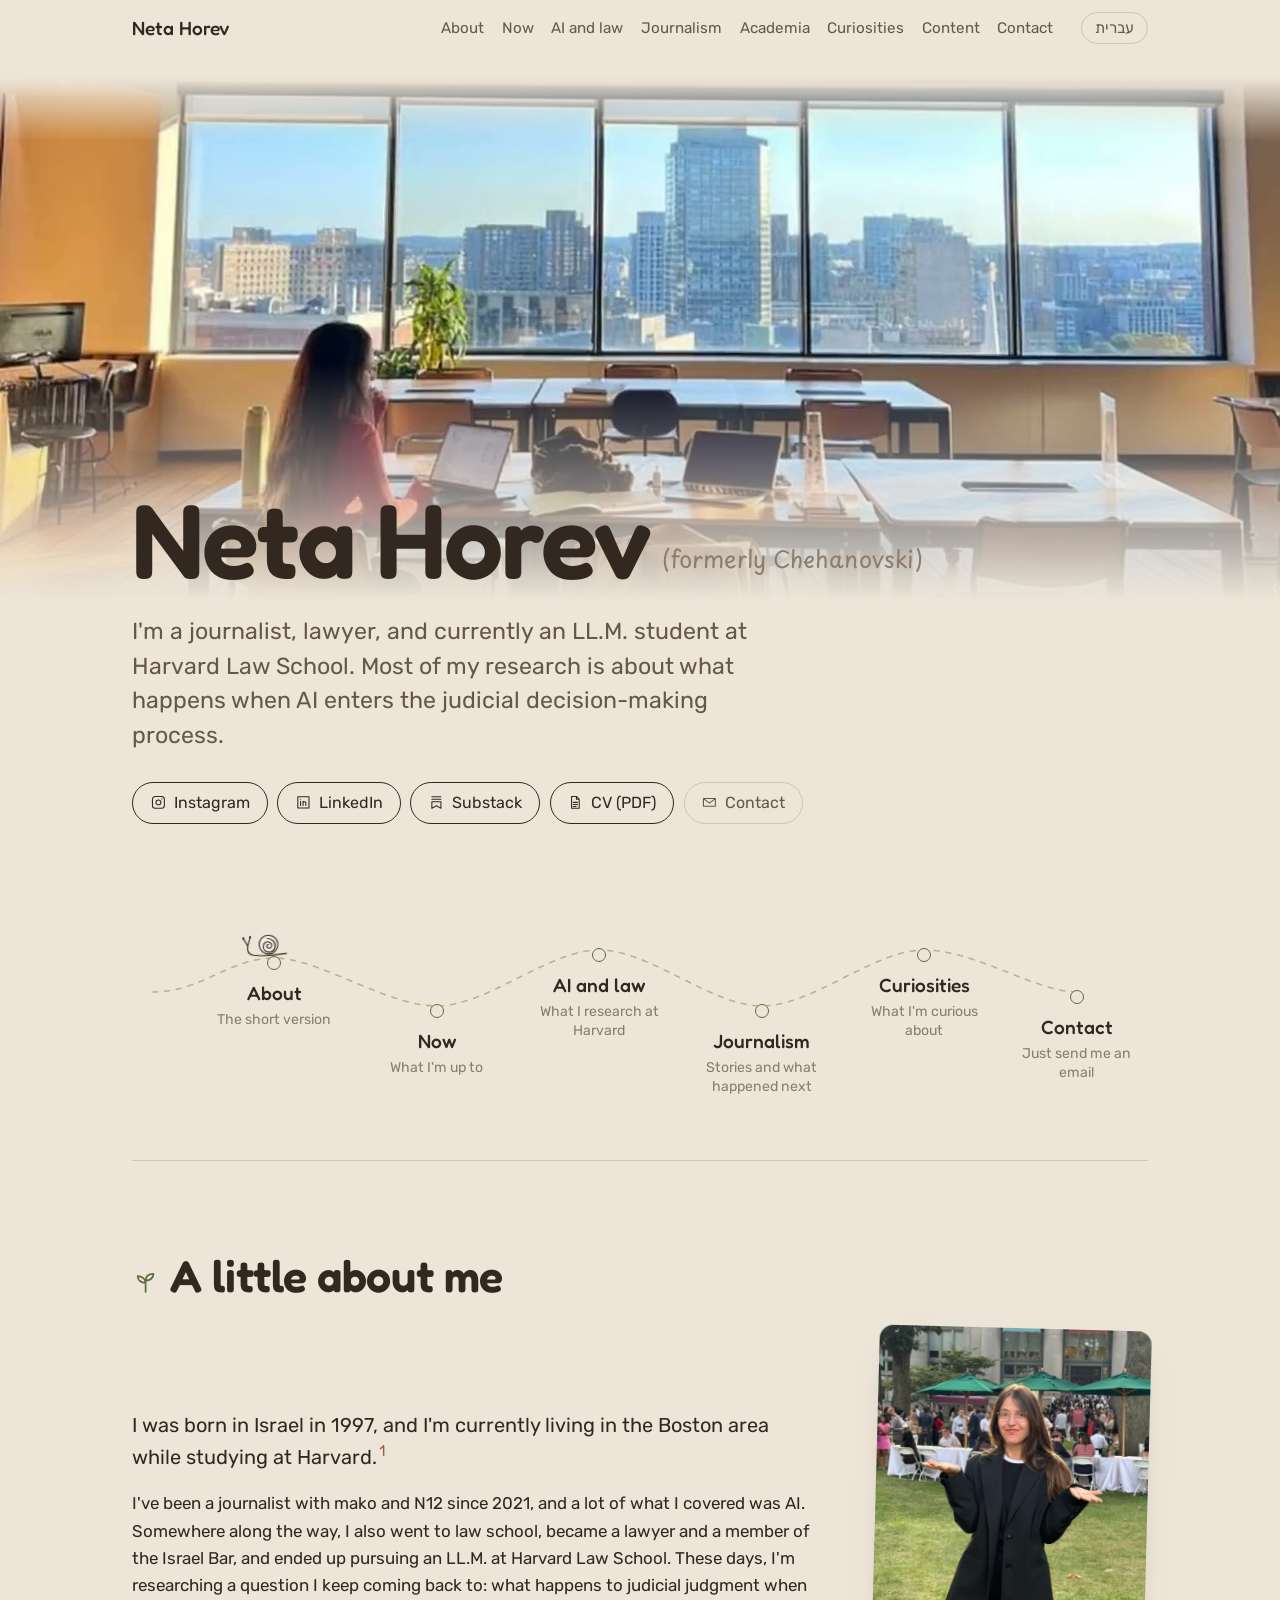
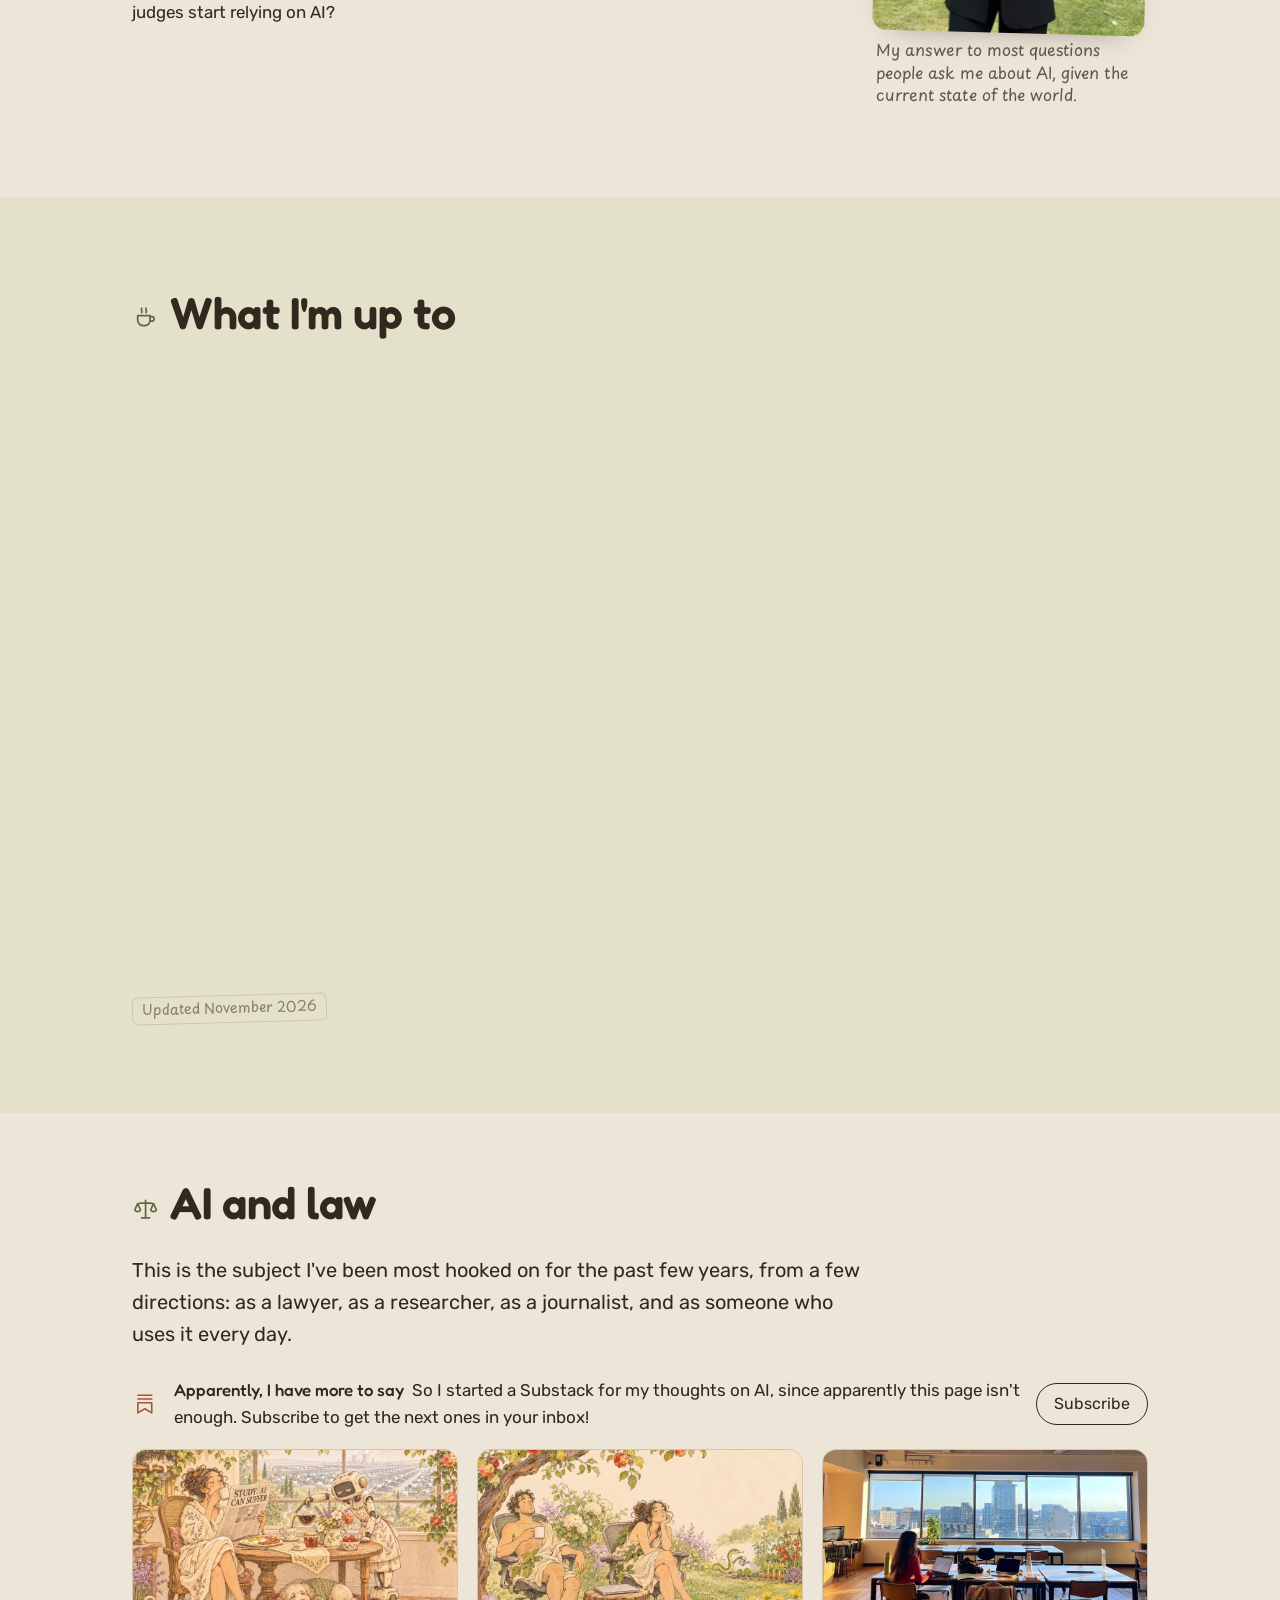
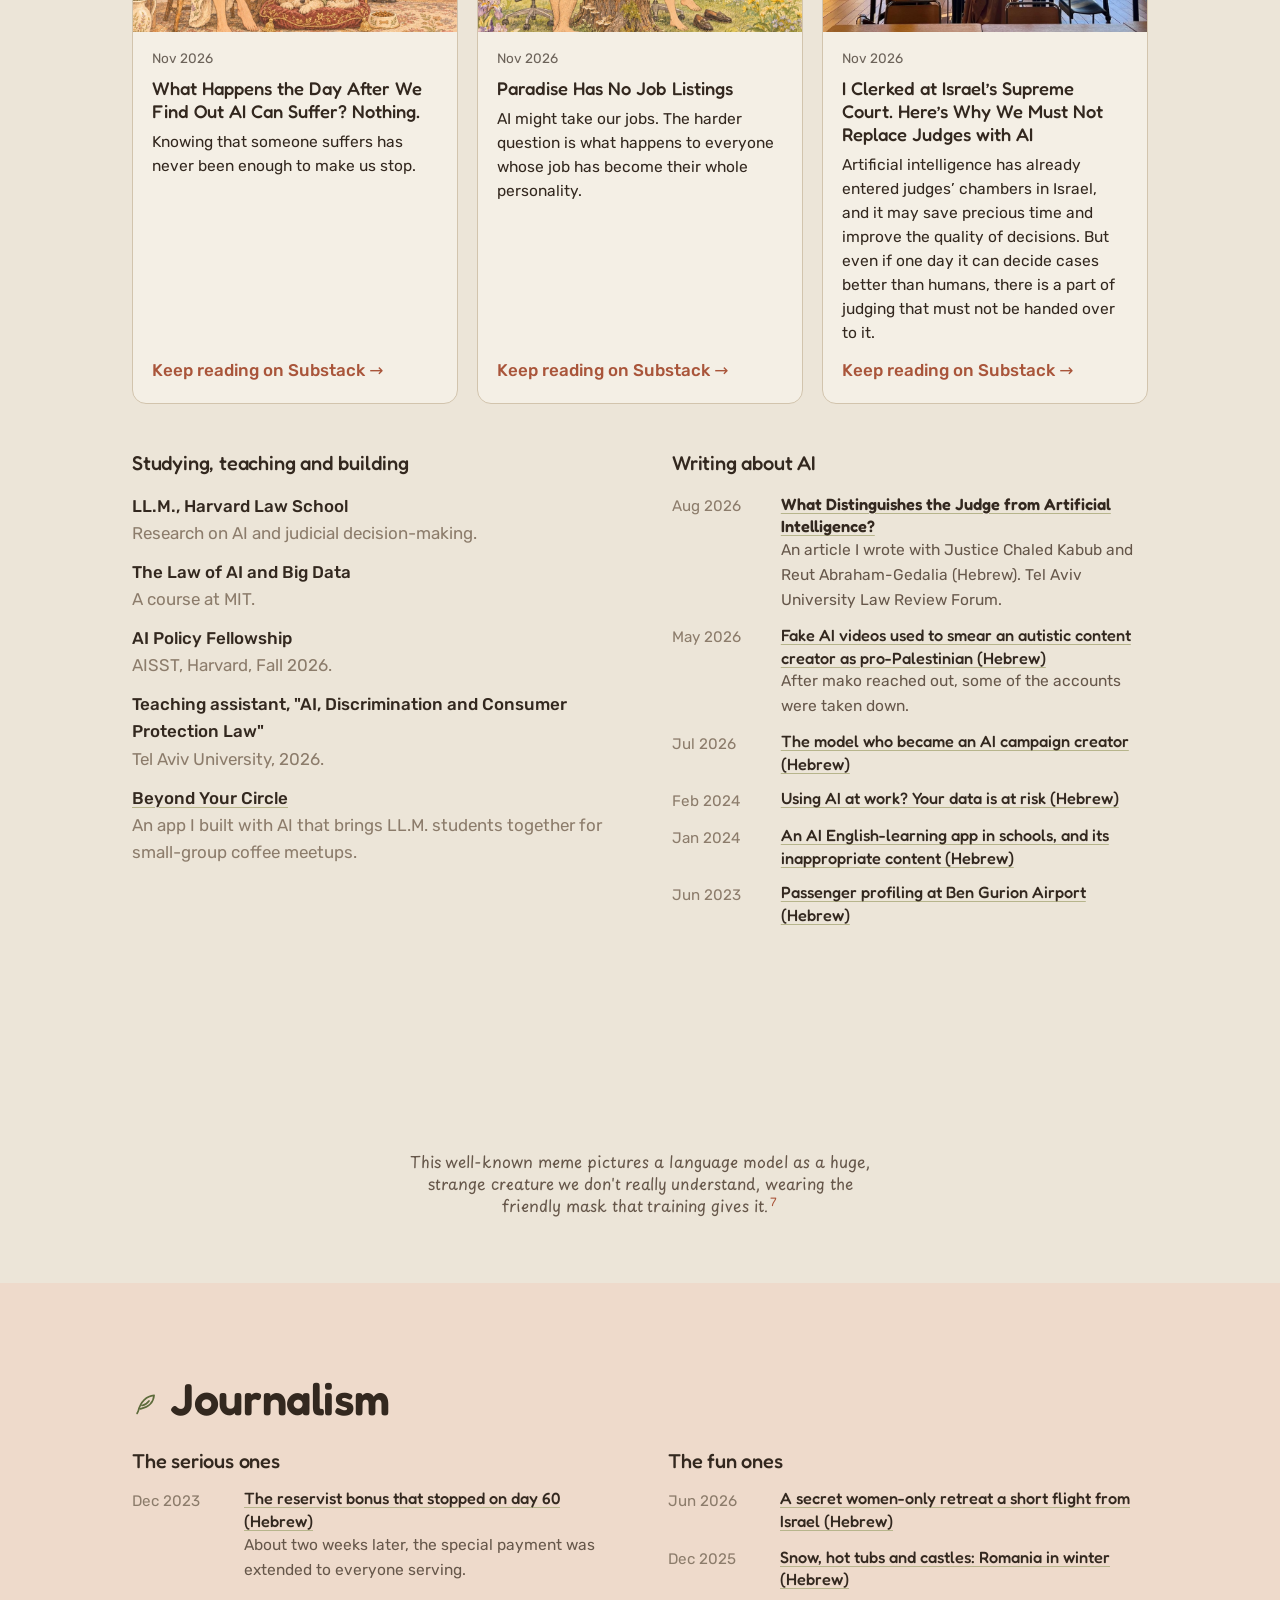
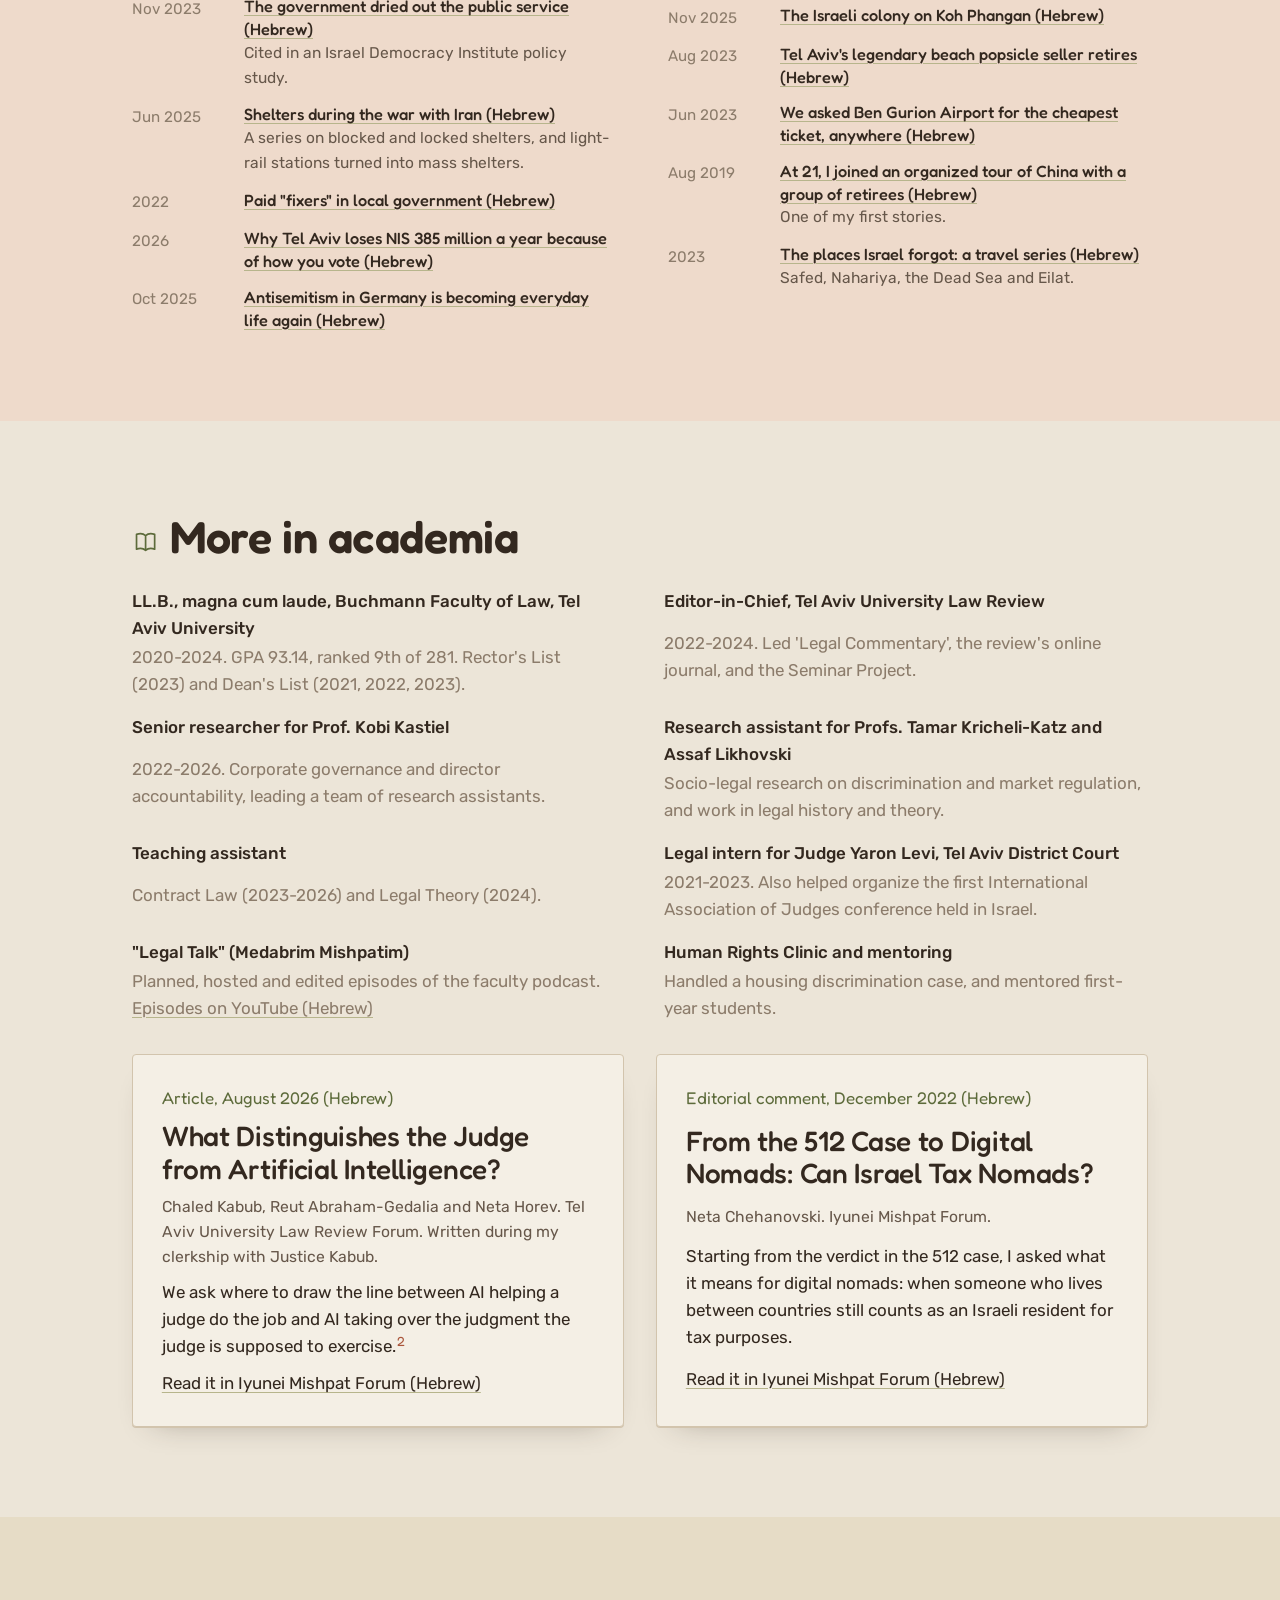
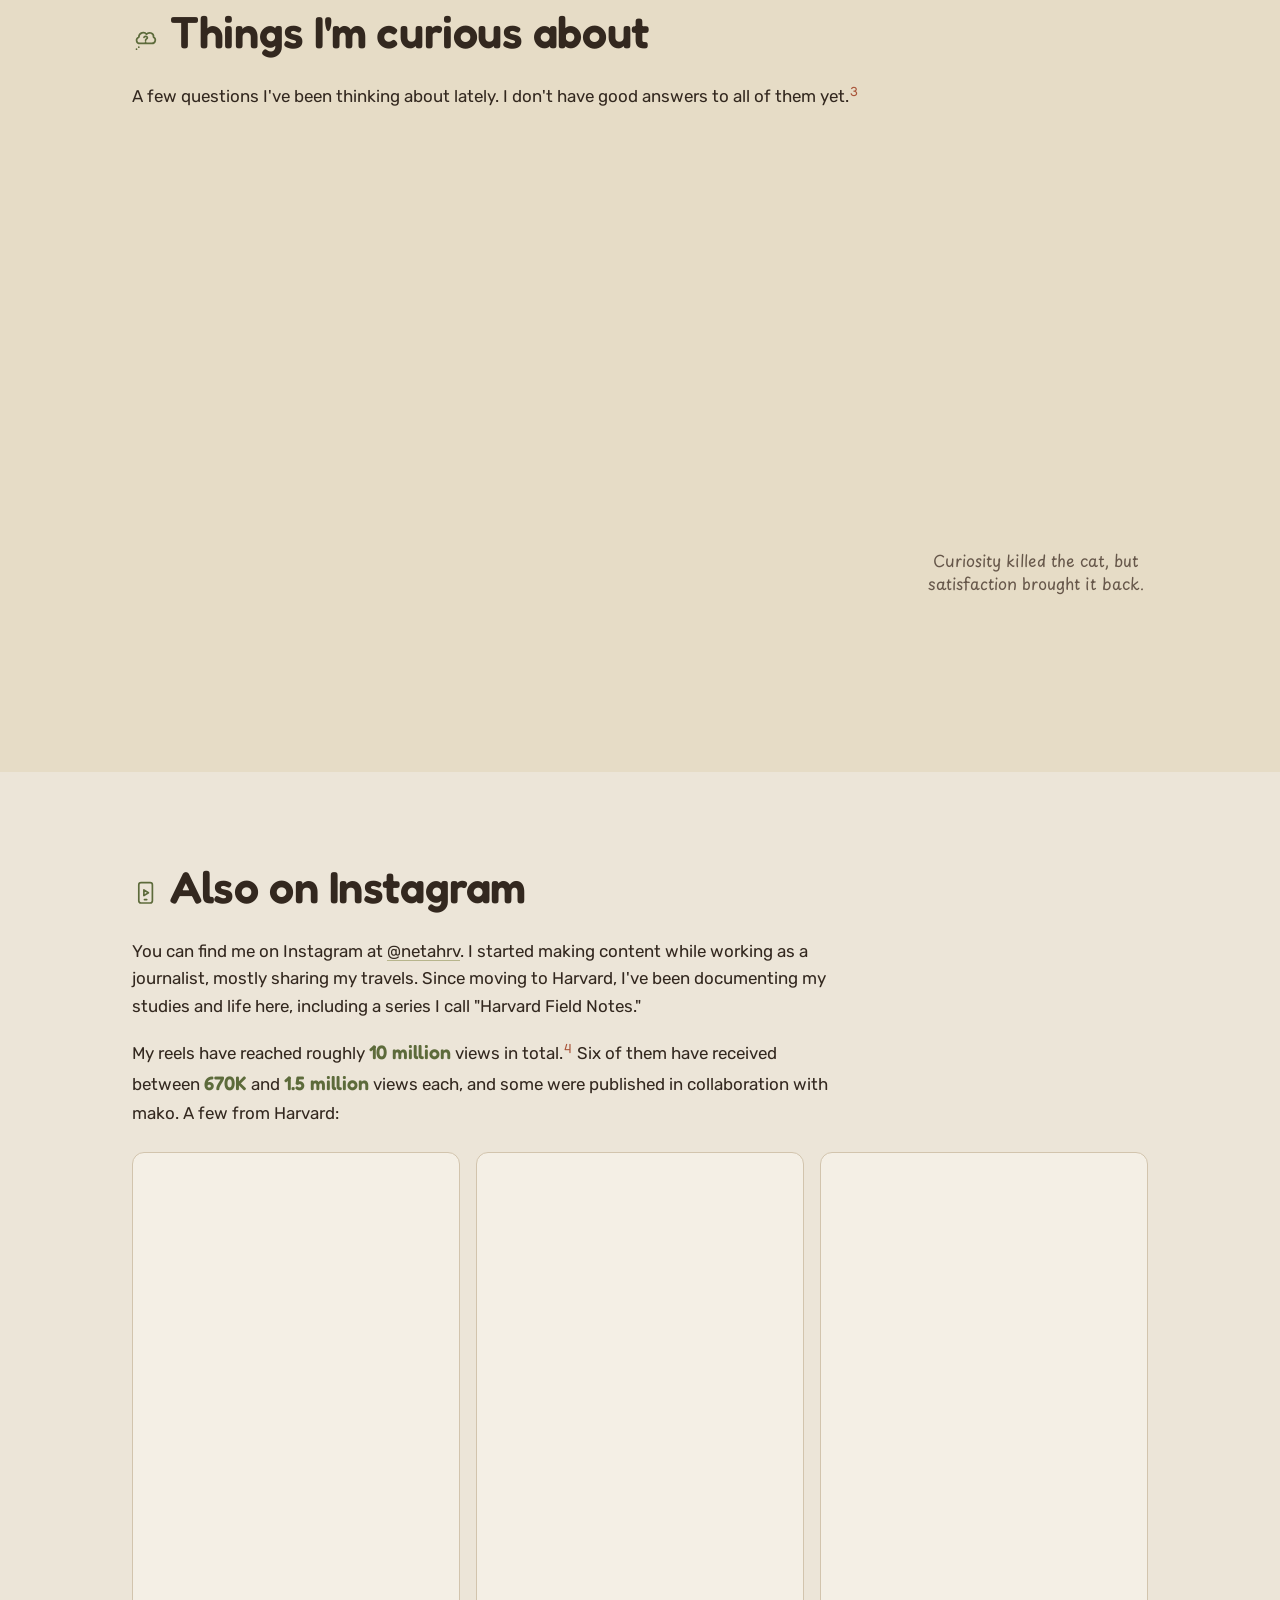
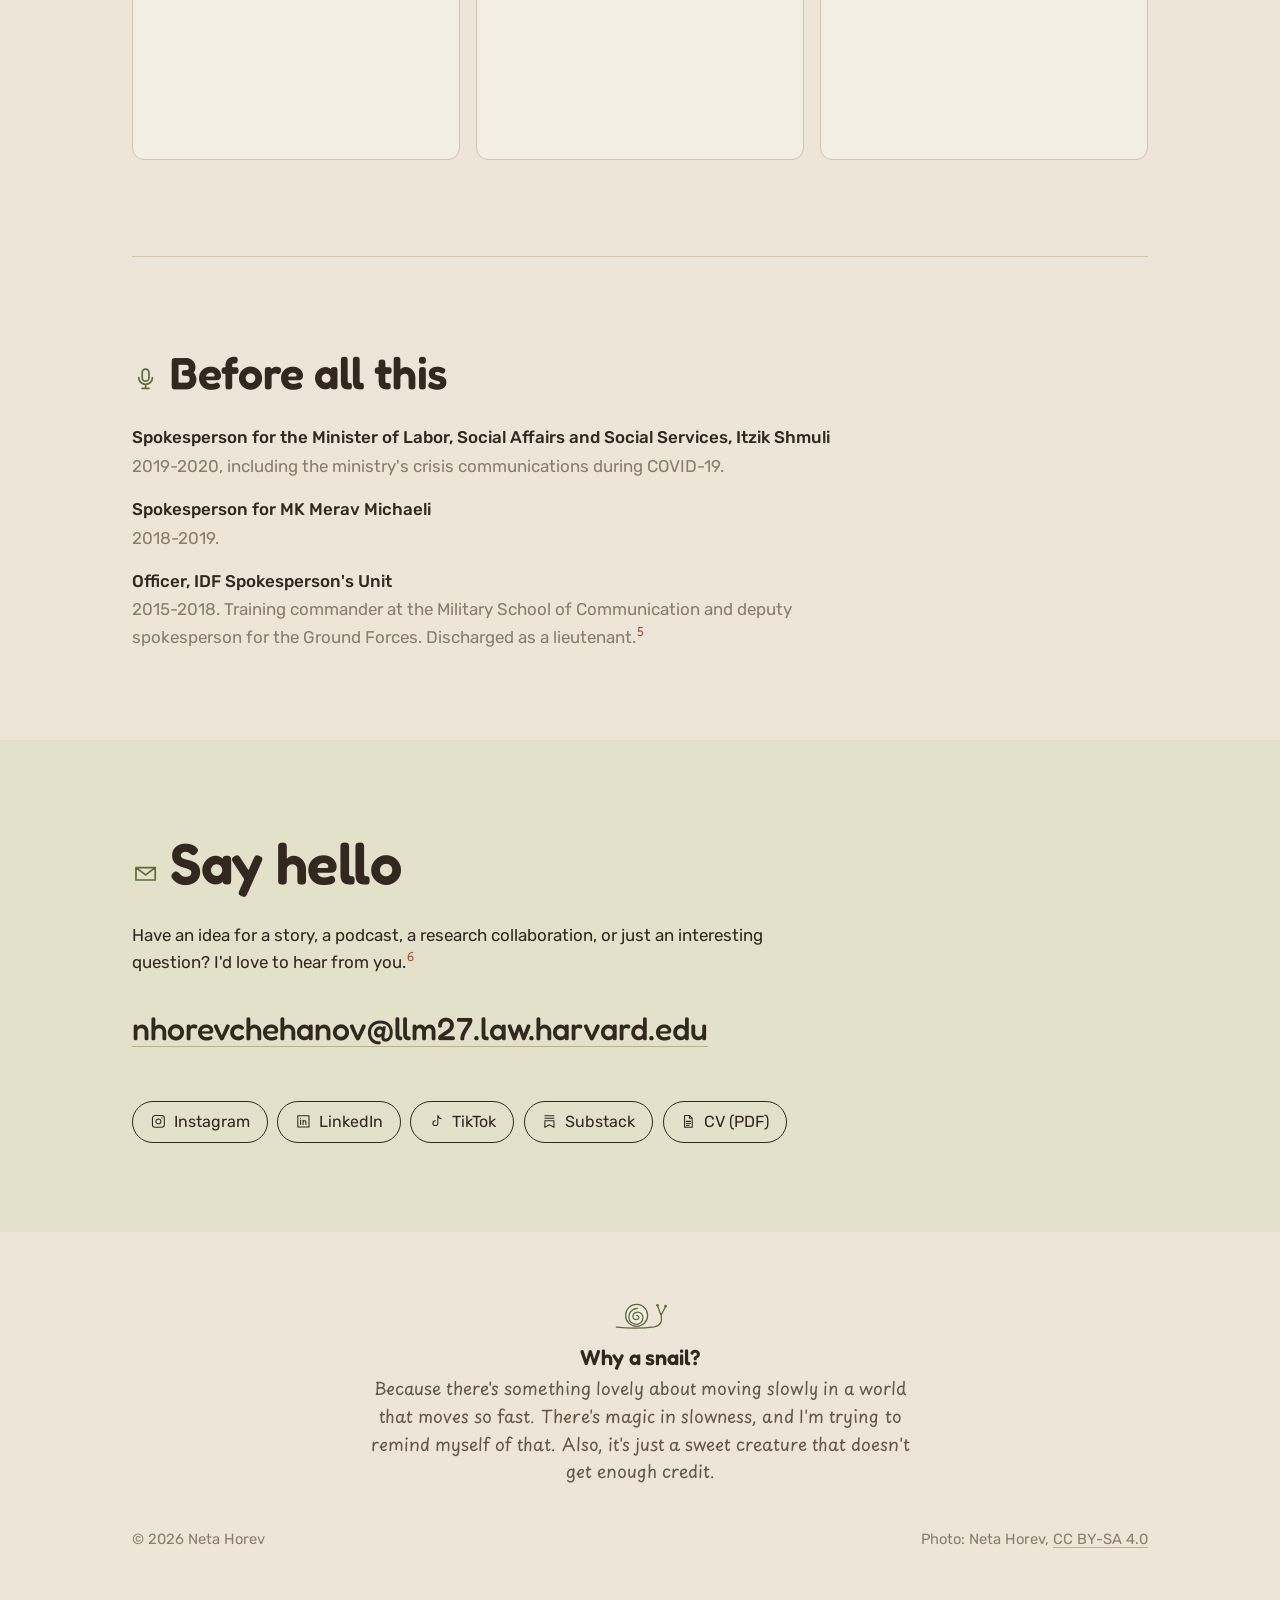
<file: en/index.html>
<!doctype html><html lang="en"><head><meta charset="utf-8"><title>Neta Horev</title><link rel="canonical" href="https://netahorev.com/"><meta http-equiv="refresh" content="0; url=/"><meta name="robots" content="noindex"></head><body><a href="/">netahorev.com</a></body></html>
</file>
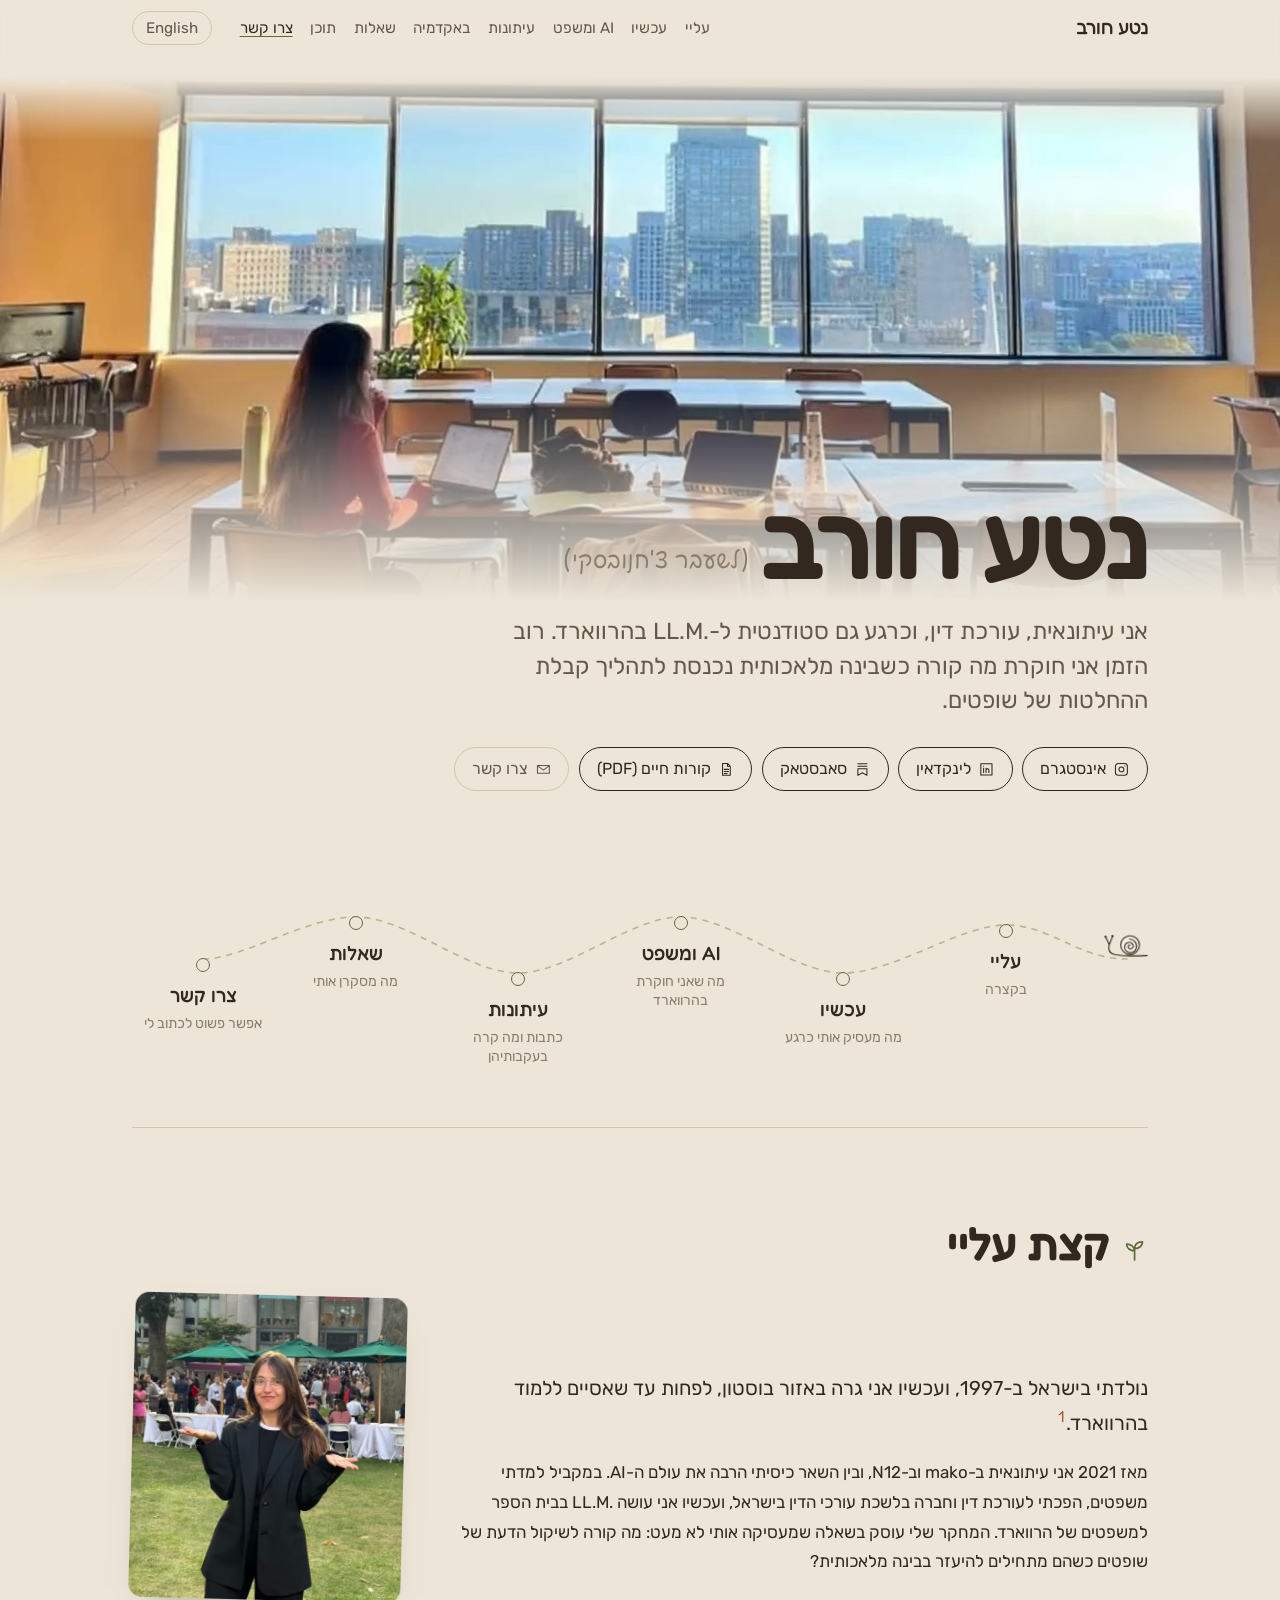
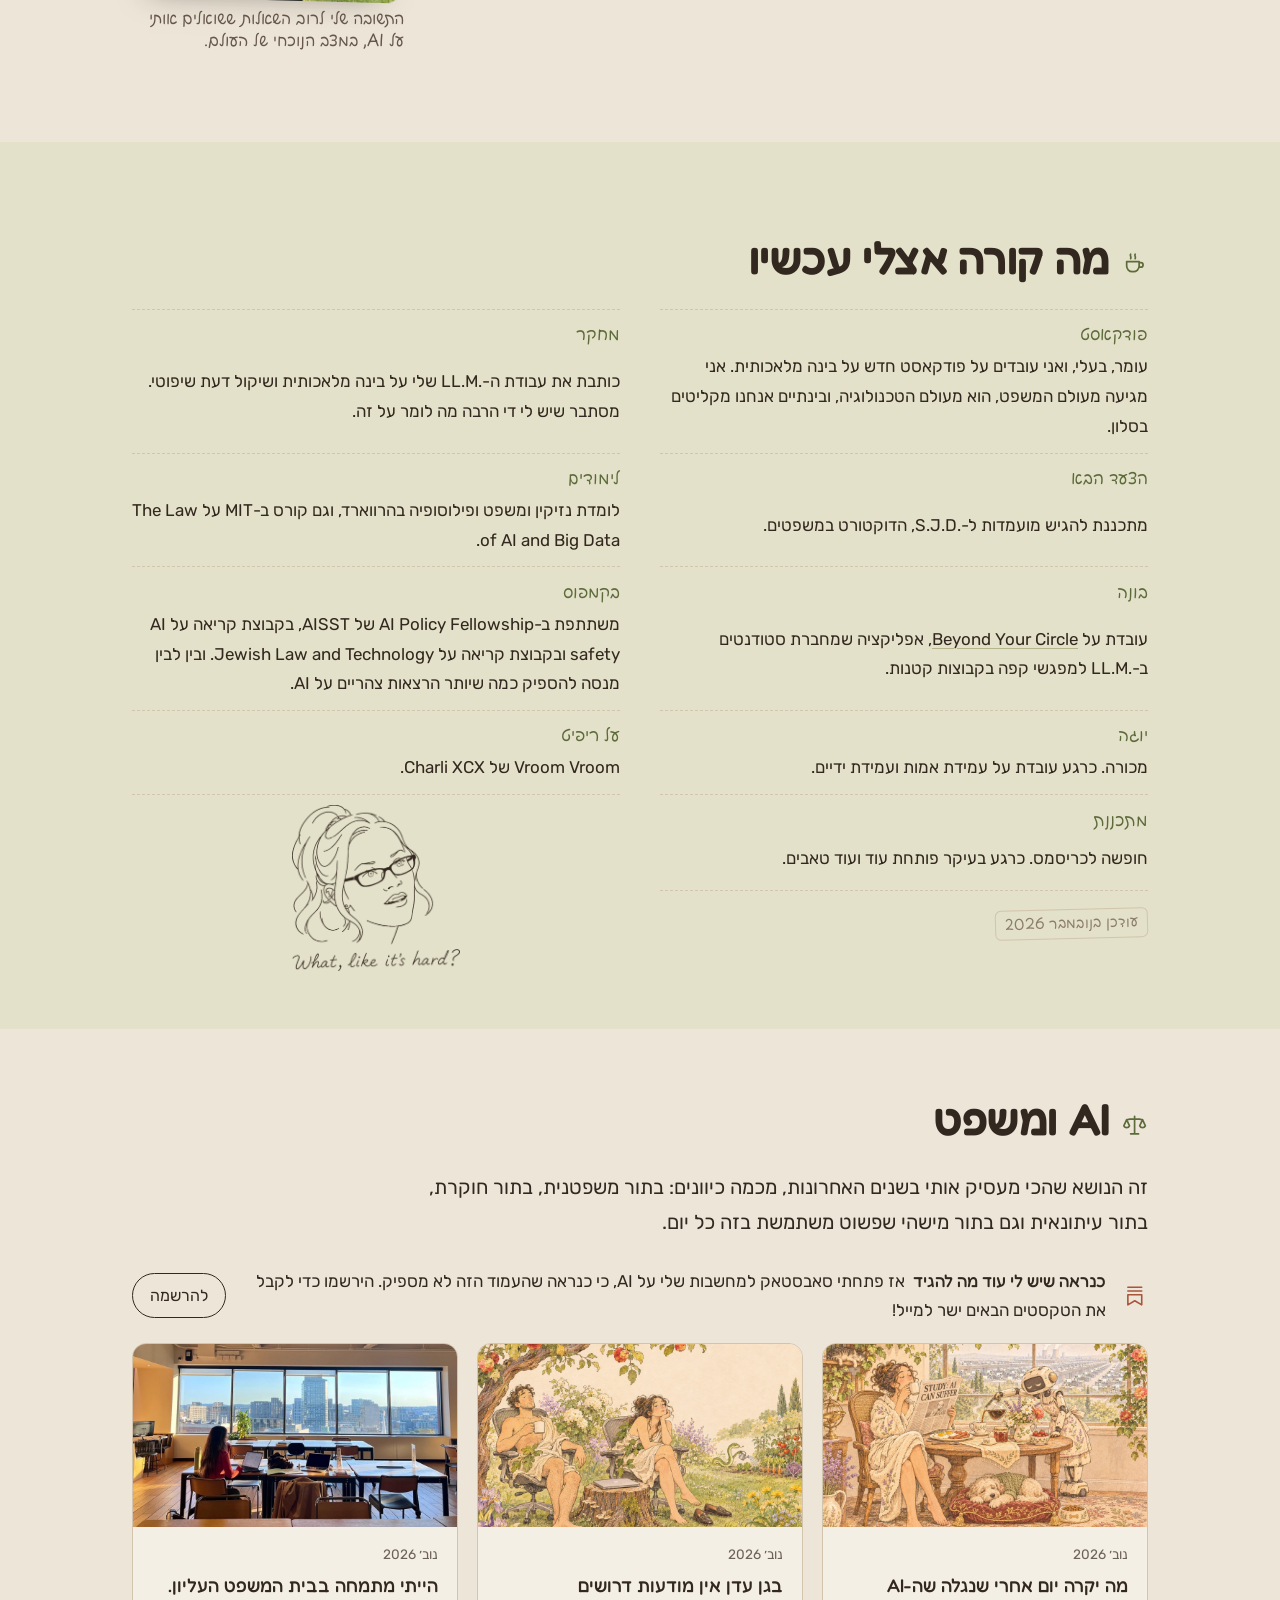
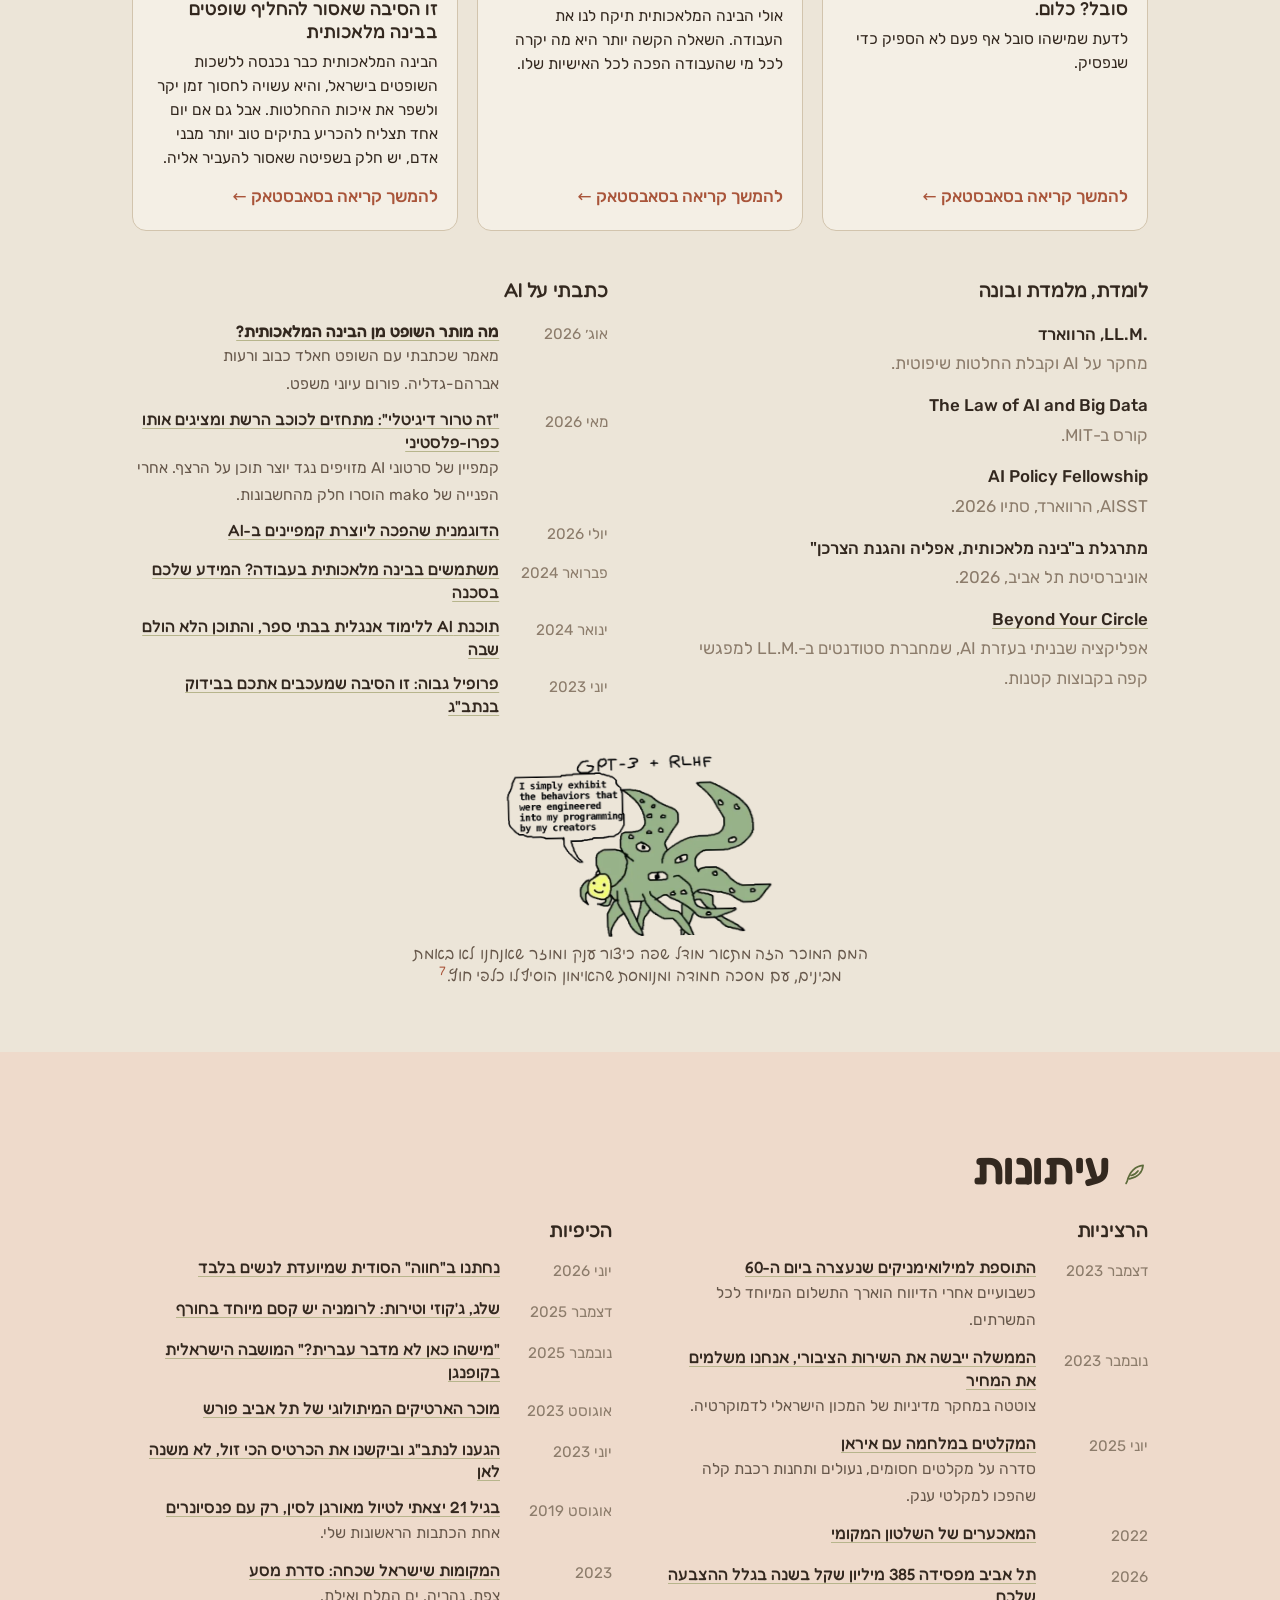
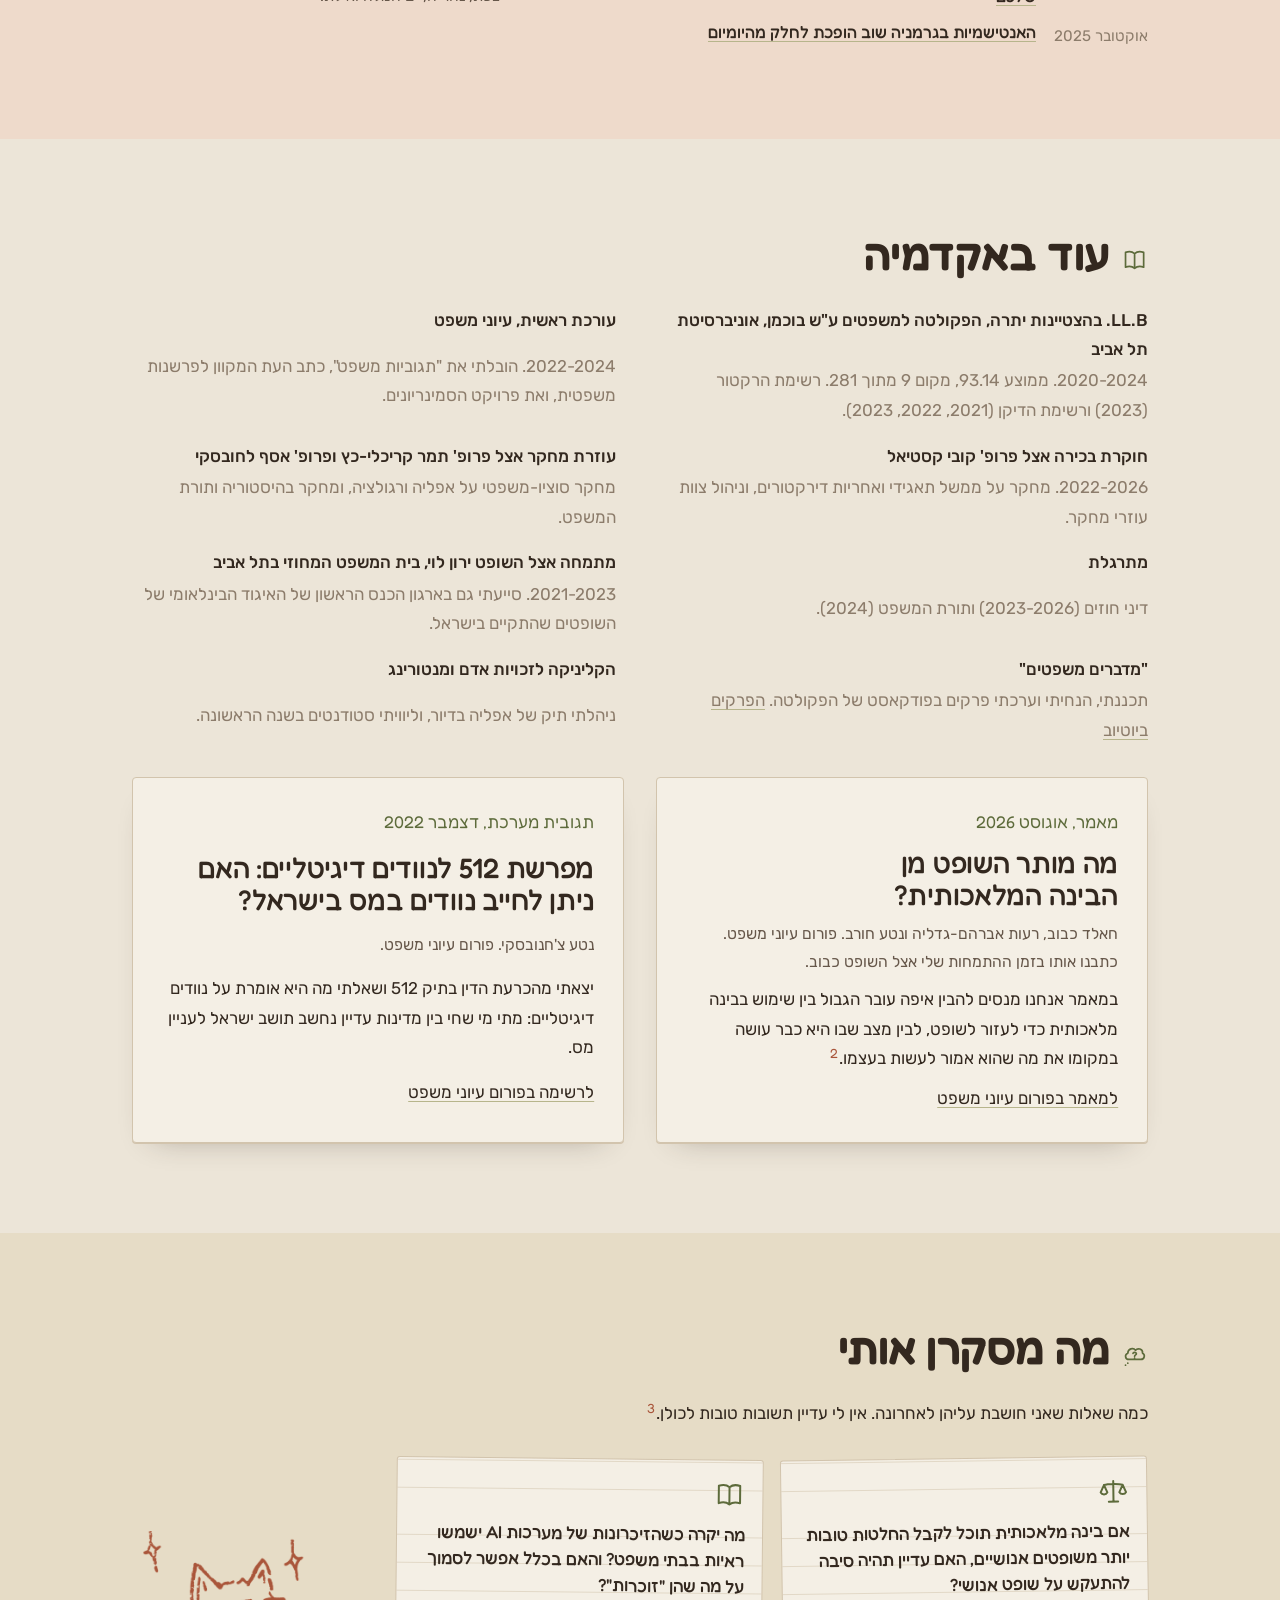
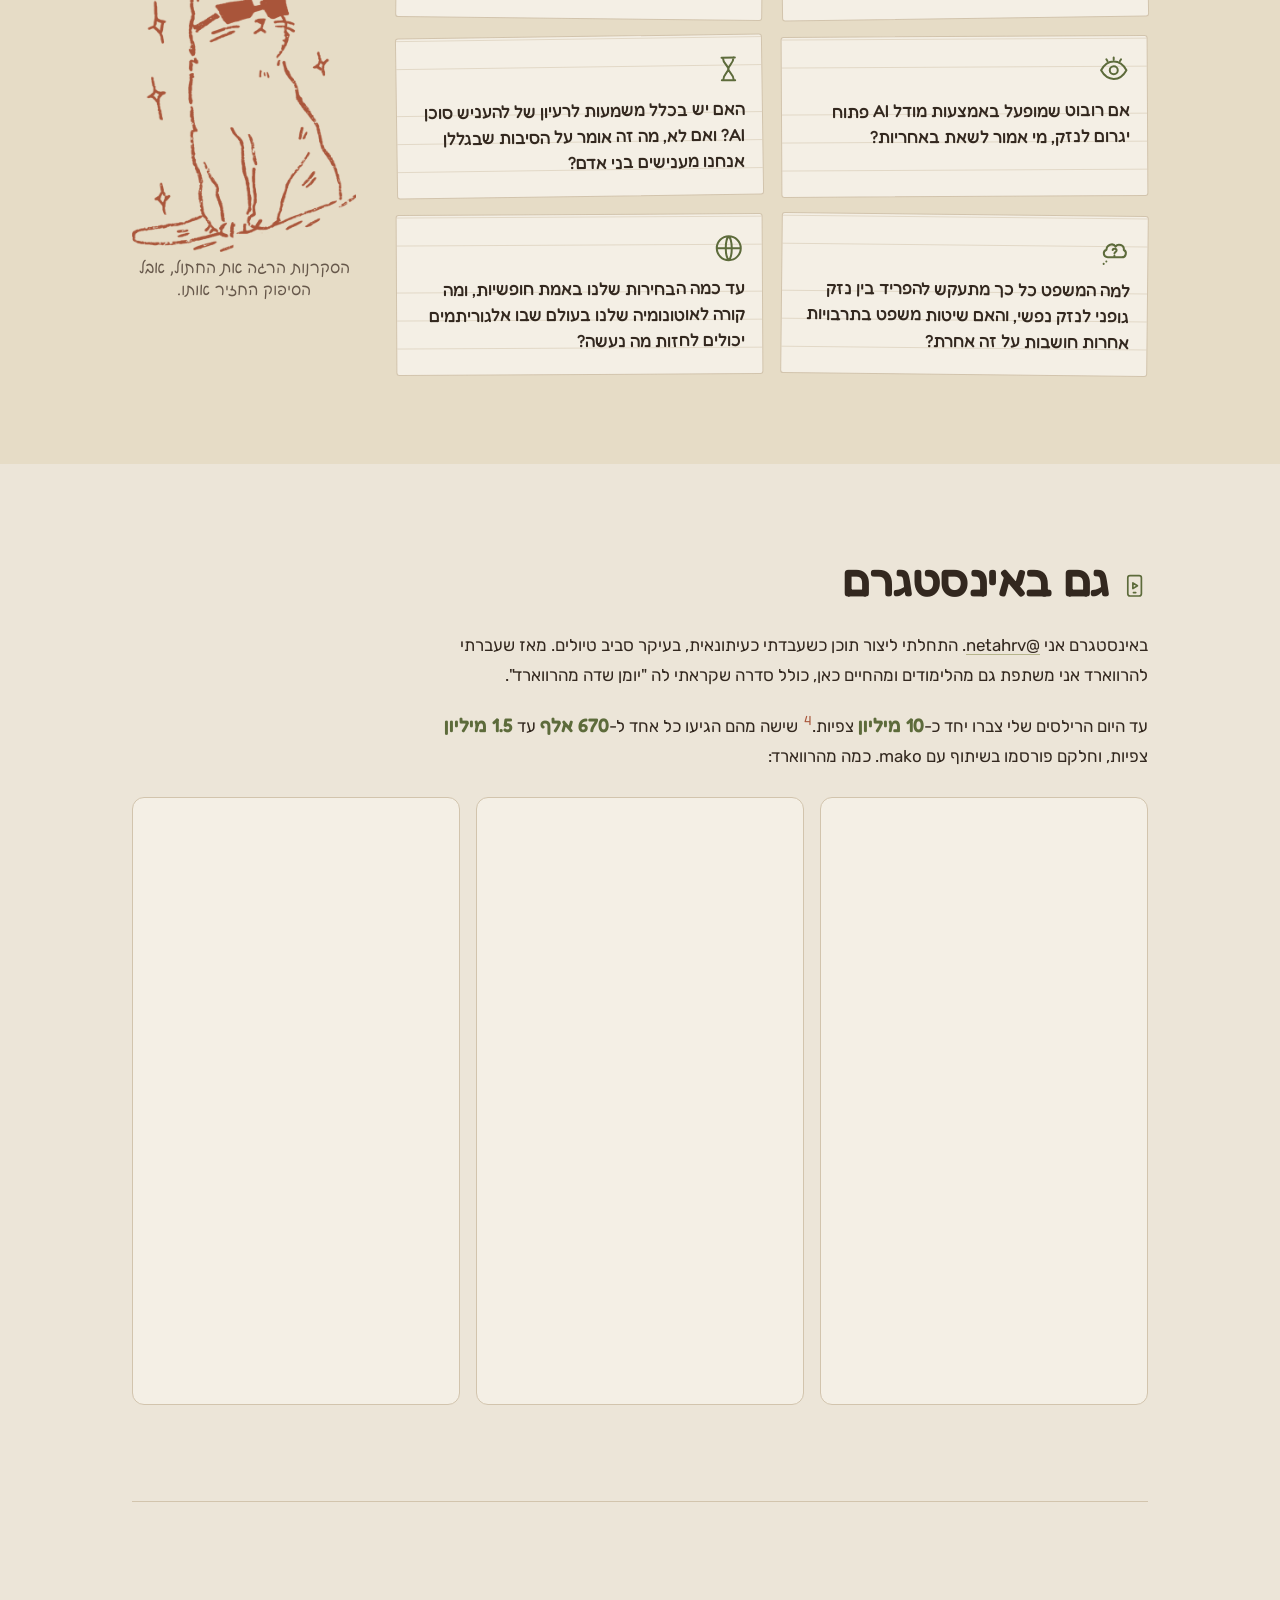
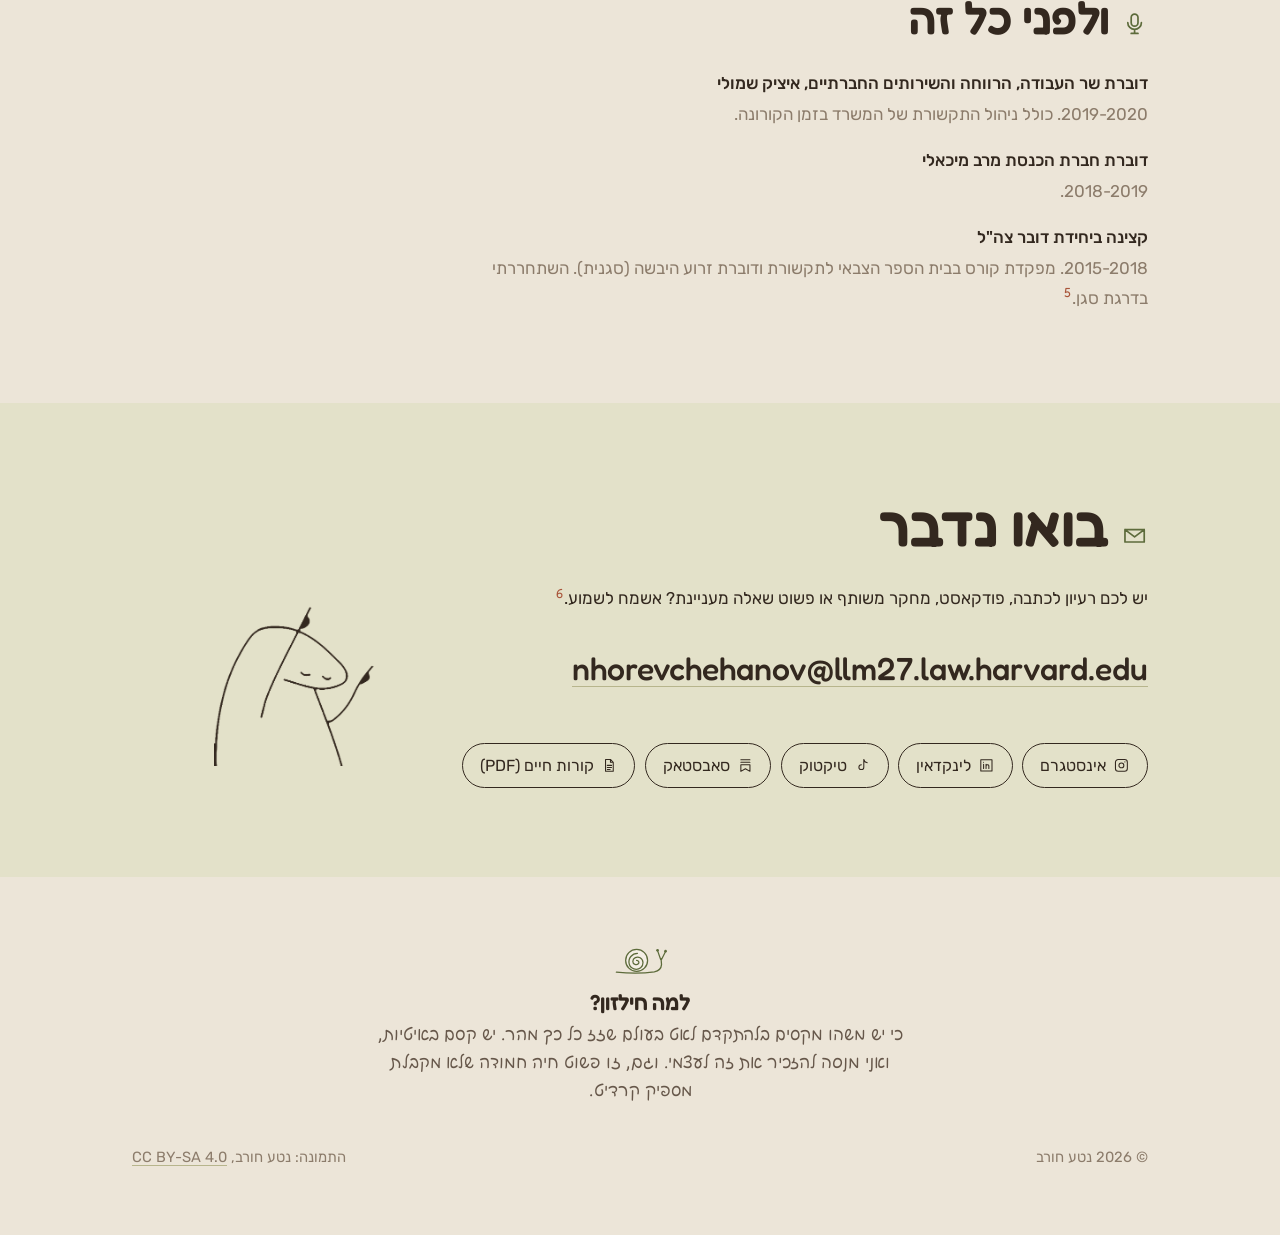
<file: he/index.html>
<!doctype html>
<html lang="he" dir="rtl">
<head>
<meta charset="utf-8">
<meta name="viewport" content="width=device-width, initial-scale=1, viewport-fit=cover">
<title>נטע חורב</title>
<meta name="description" content="נטע חורב: עיתונאית, עורכת דין ותלמידת LL.M. בבית הספר למשפטים של הרווארד, חוקרת איך בינה מלאכותית משפיעה על קבלת החלטות שיפוטית.">
<link rel="canonical" href="https://netahorev.com/he/">
<link rel="alternate" hreflang="he" href="https://netahorev.com/he/">
<link rel="alternate" hreflang="en" href="https://netahorev.com/">
<link rel="alternate" hreflang="x-default" href="https://netahorev.com/">
<meta property="og:type" content="website">
<meta property="og:url" content="https://netahorev.com/he/">
<meta property="og:title" content="נטע חורב">
<meta property="og:description" content="עיתונאית, עורכת דין ותלמידת LL.M. בהרווארד. חוקרת בינה מלאכותית וקבלת החלטות שיפוטית.">
<meta property="og:image" content="https://netahorev.com/assets/neta-horev.jpg">
<meta property="og:image:alt" content="דיוקן של נטע חורב">
<meta property="og:locale" content="he_IL">
<meta property="og:locale:alternate" content="en_US">
<meta name="twitter:card" content="summary_large_image">
<meta name="theme-color" content="#ECE5D8">
<link rel="icon" href="/assets/favicon.svg" type="image/svg+xml">
<link rel="preconnect" href="https://fonts.googleapis.com">
<link rel="preconnect" href="https://fonts.gstatic.com" crossorigin>
<link rel="stylesheet" href="https://fonts.googleapis.com/css2?family=Fredoka:wght@400;500;600&family=Rubik:wght@400;500&family=Playpen+Sans+Hebrew:wght@400;500&display=swap">
<link rel="stylesheet" href="/assets/style.css?v=55">
<script>document.documentElement.classList.add('js');if(document.visibilityState==='visible')document.documentElement.classList.add('intro')</script>
<script type="application/ld+json">
{"@context":"https://schema.org","@type":"Person","name":"Neta Horev","alternateName":["נטע חורב","Neta Chehanovski","נטע צ'חנובסקי"],"url":"https://netahorev.com/he/","image":"https://netahorev.com/assets/neta-horev.jpg","jobTitle":"Journalist, lawyer and LL.M. candidate","affiliation":{"@type":"CollegeOrUniversity","name":"Harvard Law School"},"sameAs":["https://www.instagram.com/netahrv/","https://www.linkedin.com/in/neta-horev-77a28816b/","https://www.tiktok.com/@neta_horev"]}
</script>
  <script data-goatcounter="https://netahorev.goatcounter.com/count" async src="//gc.zgo.at/count.js"></script>
</head>
<body>
<svg width="0" height="0" style="position:absolute" aria-hidden="true">
  <symbol id="i-sprout" viewBox="0 0 24 24"><path class="ico" d="M12 21V11M12 13c0-4-3.5-6-7-6 0 3.5 3 6 7 6M12 11c0-4 3-6 7-6 0 3.5-3 6-7 6"/></symbol>
  <symbol id="i-cup" viewBox="0 0 24 24"><path class="ico" d="M5 10h11v4a5 5 0 0 1-5 5h-1a5 5 0 0 1-5-5zM16 11h1.5a2 2 0 0 1 0 4H16M8.5 3.5c-1 1.5 1 2-0 4M12.5 3.5c-1 1.5 1 2 0 4"/></symbol>
  <symbol id="i-pen" viewBox="0 0 24 24"><path class="ico" d="M19.5 4.5C13 5 7.5 10 5.5 18.5l-1 2M19.5 4.5c-.5 6-5 10.5-12 12M9 13.5c2.5-.5 4.5-2 6-4"/></symbol>
  <symbol id="i-scales" viewBox="0 0 24 24"><path class="ico" d="M12 4.5V20M8.5 20h7M5 7.5c3-1 11-1 14 0M5 7.5 2.5 13c1 2 4 2 5 0zM19 7.5 16.5 13c1 2 4 2 5 0z"/></symbol>
  <symbol id="i-cloud" viewBox="0 0 24 24"><path class="ico" d="M7 17c-3.5 0-4-4.5-1-5.5 0-4 5-5.5 6.8-2.5 1.7-2.5 6.7-1.5 6.2 2.5 2.5 1 2 5.5-1.5 5.5zM10.6 11.6c.2-1.3 3-1.2 3 .3 0 1-1.6 1.1-1.6 2.3M12 15.9v.1M6 20.2v.1M4 22v.1"/></symbol>
  <symbol id="i-mail" viewBox="0 0 24 24"><path class="ico" d="M3.5 6.5h17v11h-17zM3.5 6.5 12 13l8.5-6.5"/></symbol>
  <symbol id="i-phone" viewBox="0 0 24 24"><path class="ico" d="M8 3h8a2 2 0 0 1 2 2v14a2 2 0 0 1-2 2H8a2 2 0 0 1-2-2V5a2 2 0 0 1 2-2zM10.5 9.5l4 2.5-4 2.5zM11 18h2"/></symbol>
  <symbol id="i-mic" viewBox="0 0 24 24"><path class="ico" d="M12 3.5a3 3 0 0 1 3 3V11a3 3 0 0 1-6 0V6.5a3 3 0 0 1 3-3zM6 11a6 6 0 0 0 12 0M12 17v3.5M9 20.5h6"/></symbol>
  <symbol id="i-eye" viewBox="0 0 24 24"><path class="ico" d="M2.5 12c2.5-4.5 6-6.5 9.5-6.5s7 2 9.5 6.5c-2.5 4.5-6 6.5-9.5 6.5S5 16.5 2.5 12zM12 9a3 3 0 1 1 0 6 3 3 0 0 1 0-6zM12 2.5V4M6.5 3.8l.8 1.3M17.5 3.8l-.8 1.3"/></symbol>
  <symbol id="i-book" viewBox="0 0 24 24"><path class="ico" d="M4 5.5c3-1 6-.7 8 1 2-1.7 5-2 8-1v13c-3-1-6-.7-8 1-2-1.7-5-2-8-1zM12 6.5v13"/></symbol>
  <symbol id="i-globe" viewBox="0 0 24 24"><path class="ico" d="M12 3a9 9 0 1 1 0 18 9 9 0 0 1 0-18zM3 12h18M12 3c-3 3-3 15 0 18M12 3c3 3 3 15 0 18"/></symbol>
  <symbol id="i-hourglass" viewBox="0 0 24 24"><path class="ico" d="M7 3.5h10M7 20.5h10M8 3.5c0 4.5 4 6 4 8.5s-4 4-4 8.5M16 3.5c0 4.5-4 6-4 8.5s4 4 4 8.5"/></symbol>
  <symbol id="i-spiral" viewBox="0 0 24 24"><path class="ico" d="M12 12c1.5 0 2 1.8.8 2.6-1.6 1-4-.2-4-2.4 0-2.8 3-4.2 5.4-3 3 1.4 3.4 5.6.8 7.7-3.2 2.6-8.4 1.2-9.3-3-1-4.6 2.4-8.6 6.8-8.6 4.4 0 8 3.5 8 8"/></symbol>
  <symbol id="i-ig" viewBox="0 0 24 24"><path class="ico" d="M7.5 3.5h9a4 4 0 0 1 4 4v9a4 4 0 0 1-4 4h-9a4 4 0 0 1-4-4v-9a4 4 0 0 1 4-4zM12 8.5a3.5 3.5 0 1 1 0 7 3.5 3.5 0 0 1 0-7zM17 6.9v.1"/></symbol>
  <symbol id="i-tt" viewBox="0 0 24 24"><path class="ico" d="M14 3.5v11a3.5 3.5 0 1 1-3.5-3.5M14 3.5c.4 2.6 2.2 4.4 5 4.6"/></symbol>
  <symbol id="i-sub" viewBox="0 0 24 24"><path class="ico" d="M5.5 4h13M5.5 7.5h13M5.5 11h13v9.5l-6.5-3.8-6.5 3.8z"/></symbol>
  <symbol id="i-doc" viewBox="0 0 24 24"><path class="ico" d="M6.5 3.5h7l4 4v13h-11zM13.5 3.5v4h4M9 12h6M9 15h6M9 18h4"/></symbol>
  <symbol id="i-in" viewBox="0 0 24 24"><path class="ico" d="M4 4h16v16H4zM8 10.5v6M8 7.5v.1M11.5 16.5v-6M11.5 13c0-2 4-3 4 0v3.5"/></symbol>
</svg>

<a class="skip" href="#main">דלגו לתוכן</a>

<header class="topbar">
  <div class="wrap">
    <div class="topbar__inner">
      <a class="brand" href="#top">נטע חורב</a>
      <nav class="topnav" aria-label="ניווט">
        <a href="#about">עליי</a>
        <a href="#now">עכשיו</a>
        <a href="#research">AI ומשפט</a>
        <a href="#journalism">עיתונות</a>
        <a href="#academia">באקדמיה</a>
        <a href="#curiosities">שאלות</a>
        <a href="#content">תוכן</a>
        <a href="#contact">צרו קשר</a>
      </nav>
      <a class="lang" href="/" hreflang="en" lang="en">English</a>
    </div>
    <div class="trail">
      <div class="trail__line" aria-hidden="true"></div>
      <div class="trail__done" aria-hidden="true"></div>
      <button class="snail" type="button" aria-label="החילזון. לחצו כדי לשמוע מה יש לו להגיד">
        <svg viewBox="0 0 64 42" aria-hidden="true"><g class="body"><path class="ico" d="M4 37q26 2.5 45-.5 8-1.5 8.5-8.5l-.5-7"/></g><g class="eyes"><path class="ico" d="m56.5 22-3.5-10M57.5 22l4.5-9"/><circle cx="52.8" cy="11" r="1.6" fill="currentColor"/><circle cx="62.3" cy="12" r="1.6" fill="currentColor"/></g><g class="shell-g"><circle class="shell" cx="28" cy="23" r="13" stroke="currentColor" stroke-width="1.5"/><path class="ico" d="M28 23c2.5 0 3.5 2.6 2 4-2 2-6.5 1-6.5-2.6 0-4.4 5-6.6 8.7-4.5 4.2 2.4 4.5 8.8.6 11.8-4.7 3.6-12.2 1.6-13.6-4.5-1.6-6.8 3.5-12.6 9.8-12.6"/></g></svg>
      </button>
    </div>
  </div>
</header>

<main id="main">
  <div class="wrap">

    <figure class="cover"><video poster="/assets/cover-loop.jpg" width="1920" height="1280" autoplay muted loop playsinline preload="auto" disablepictureinpicture aria-label="נטע עובדת על לפטופ ליד חלון ענק עם נוף של העיר"><source src="/assets/cover-loop-hd.mp4" type="video/mp4" media="(min-width: 900px)"><source src="/assets/cover-loop.mp4" type="video/mp4"></video></figure>

    <section class="hero" id="top" aria-labelledby="name">
      <div>
        <h1 class="hero__name" id="name"><span class="w">נטע</span> <span class="w">חורב</span><span class="hero__aka">(לשעבר צ'חנובסקי)</span></h1>
        <p class="hero__line">אני עיתונאית, עורכת דין, וכרגע גם סטודנטית ל-<bdi>LL.M.</bdi> בהרווארד. רוב הזמן אני חוקרת מה קורה כשבינה מלאכותית נכנסת לתהליך קבלת ההחלטות של שופטים.</p>
        <div class="hero__links">
          <a class="btn" href="https://www.instagram.com/netahrv/" rel="me noopener" target="_blank"><svg aria-hidden="true"><use href="#i-ig"/></svg>אינסטגרם</a>
          <a class="btn" href="https://www.linkedin.com/in/neta-horev-77a28816b/" rel="me noopener" target="_blank"><svg aria-hidden="true"><use href="#i-in"/></svg>לינקדאין</a>
          <a class="btn" href="https://netahorev.substack.com" data-goatcounter-click="substack-top" data-goatcounter-title="Substack click (top)" rel="me noopener" target="_blank"><svg aria-hidden="true"><use href="#i-sub"/></svg>סאבסטאק</a>
          <a class="btn" href="/assets/Neta-Horev-CV.pdf" target="_blank" rel="noopener"><svg aria-hidden="true"><use href="#i-doc"/></svg>קורות חיים (PDF)</a>
          <a class="btn btn--quiet" href="#contact"><svg aria-hidden="true"><use href="#i-mail"/></svg>צרו קשר</a>
        </div>
      </div>
    </section>

    <nav class="path" aria-label="השביל של האתר">
      <svg class="path__svg path__svg--d" viewBox="0 0 1000 170" preserveAspectRatio="none" aria-hidden="true">
        <defs>
          <mask id="trail-mask" maskUnits="userSpaceOnUse" x="-20" y="-20" width="1040" height="210">
            <path class="path__reveal" pathLength="1" d="M20 104C70 104 95 70 140 70S250 118 300 118 410 62 460 62 570 118 620 118 730 62 780 62 890 104 930 104" fill="none" stroke="#fff" stroke-width="16"/>
          </mask>
        </defs>
        <path class="path__line path__line--d" mask="url(#trail-mask)" d="M20 104C70 104 95 70 140 70S250 118 300 118 410 62 460 62 570 118 620 118 730 62 780 62 890 104 930 104"/>
      </svg>
      <svg class="path__svg path__svg--m" viewBox="0 0 1000 1000" preserveAspectRatio="none" aria-hidden="true">
        <defs>
          <mask id="trail-mask-m" maskUnits="userSpaceOnUse" x="-20" y="-20" width="1040" height="1040">
            <path class="path__reveal" pathLength="1" d="M500 0C430 20 260 20 260 70S740 180 740 240 260 350 260 410 740 520 740 580 260 690 260 750 740 860 740 920" fill="none" stroke="#fff" stroke-width="40"/>
          </mask>
        </defs>
        <path class="path__line path__line--m" mask="url(#trail-mask-m)" d="M500 0C430 20 260 20 260 70S740 180 740 240 260 350 260 410 740 520 740 580 260 690 260 750 740 860 740 920"/>
      </svg>
      <div class="path__snail-wrap">
        <button class="snail" type="button" aria-label="החילזון. לחצו כדי לשמוע מה יש לו להגיד">
          <svg viewBox="0 0 64 42" aria-hidden="true"><g class="body"><path class="ico" d="M4 37q26 2.5 45-.5 8-1.5 8.5-8.5l-.5-7"/></g><g class="eyes"><path class="ico" d="m56.5 22-3.5-10M57.5 22l4.5-9"/><circle cx="52.8" cy="11" r="1.6" fill="currentColor"/><circle cx="62.3" cy="12" r="1.6" fill="currentColor"/></g><g class="shell-g"><circle class="shell" cx="28" cy="23" r="13" stroke="currentColor" stroke-width="1.5"/><path class="ico" d="M28 23c2.5 0 3.5 2.6 2 4-2 2-6.5 1-6.5-2.6 0-4.4 5-6.6 8.7-4.5 4.2 2.4 4.5 8.8.6 11.8-4.7 3.6-12.2 1.6-13.6-4.5-1.6-6.8 3.5-12.6 9.8-12.6"/></g></svg>
        </button>
      </div>
      <ol>
        <li style="--x:14%;--y:70px;--mx:26.0%;--my:7.0%;--i:0" data-px="140" data-py="70" data-mx="260" data-my="70"><a href="#about"><span class="path__pin"></span><svg class="path__icon" aria-hidden="true"><use href="#i-sprout"/></svg><span class="path__title">עליי</span><span class="path__sub">בקצרה</span></a></li>
        <li style="--x:30%;--y:118px;--mx:74.0%;--my:24.0%;--i:1" data-px="300" data-py="118" data-mx="740" data-my="240"><a href="#now"><span class="path__pin"></span><svg class="path__icon" aria-hidden="true"><use href="#i-cup"/></svg><span class="path__title">עכשיו</span><span class="path__sub">מה מעסיק אותי כרגע</span></a></li>
        <li style="--x:46%;--y:62px;--mx:26.0%;--my:41.0%;--i:2" data-px="460" data-py="62" data-mx="260" data-my="410"><a href="#research"><span class="path__pin"></span><svg class="path__icon" aria-hidden="true"><use href="#i-scales"/></svg><span class="path__title">AI ומשפט</span><span class="path__sub">מה שאני חוקרת בהרווארד</span></a></li>
        <li style="--x:62%;--y:118px;--mx:74.0%;--my:58.0%;--i:3" data-px="620" data-py="118" data-mx="740" data-my="580"><a href="#journalism"><span class="path__pin"></span><svg class="path__icon" aria-hidden="true"><use href="#i-pen"/></svg><span class="path__title">עיתונות</span><span class="path__sub">כתבות ומה קרה בעקבותיהן</span></a></li>
        <li style="--x:78%;--y:62px;--mx:26.0%;--my:75.0%;--i:4" data-px="780" data-py="62" data-mx="260" data-my="750"><a href="#curiosities"><span class="path__pin"></span><svg class="path__icon" aria-hidden="true"><use href="#i-cloud"/></svg><span class="path__title">שאלות</span><span class="path__sub">מה מסקרן אותי</span></a></li>
        <li style="--x:93%;--y:104px;--mx:74.0%;--my:92.0%;--i:5" data-px="930" data-py="104" data-mx="740" data-my="920"><a href="#contact"><span class="path__pin"></span><svg class="path__icon" aria-hidden="true"><use href="#i-mail"/></svg><span class="path__title">צרו קשר</span><span class="path__sub">אפשר פשוט לכתוב לי</span></a></li>
      </ol>
    </nav>

    <section class="section" id="about" aria-labelledby="about-h">
      <div class="section__head"><svg aria-hidden="true"><use href="#i-sprout"/></svg><h2 id="about-h">קצת עליי</h2></div>
      <div class="about">
        <div class="prose">
          <p class="lead">נולדתי בישראל ב-1997, ועכשיו אני גרה באזור בוסטון, לפחות עד שאסיים ללמוד בהרווארד.<input type="checkbox" class="sn-check" id="sn-1"><label class="sn-ref" for="sn-1" aria-label="הערה 1">1</label><span class="sn"><b>1</b>עדיין לא לגמרי הפנמתי מה זה חורף בבוסטון. נדבר בפברואר.</span></p>
          <p>מאז 2021 אני עיתונאית ב-mako וב-N12, ובין השאר כיסיתי הרבה את עולם ה-AI. במקביל למדתי משפטים, הפכתי לעורכת דין וחברה בלשכת עורכי הדין בישראל, ועכשיו אני עושה <bdi>LL.M.</bdi> בבית הספר למשפטים של הרווארד. המחקר שלי עוסק בשאלה שמעסיקה אותי לא מעט: מה קורה לשיקול הדעת של שופטים כשהם מתחילים להיעזר בבינה מלאכותית?</p>
        </div>
        <figure class="meme about__meme">
          <img class="about__photo" src="/assets/neta-shrug.jpg" width="640" height="717" loading="lazy" alt="נטע מושכת בכתפיים עם ידיים פתוחות על הדשא מול בית הספר למשפטים של הרווארד">
          <figcaption>התשובה שלי לרוב השאלות ששואלים אותי על AI, במצב הנוכחי של העולם.</figcaption>
        </figure>
      </div>
    </section>

    <section class="section" id="now" aria-labelledby="now-h">
      <div class="section__head"><svg aria-hidden="true"><use href="#i-cup"/></svg><h2 id="now-h">מה קורה אצלי עכשיו</h2></div>
      <div class="now-grid">
        <ul class="now">
        <li><span class="now__k">פודקאסט</span><span>עומר, בעלי, ואני עובדים על פודקאסט חדש על בינה מלאכותית. אני מגיעה מעולם המשפט, הוא מעולם הטכנולוגיה, ובינתיים אנחנו מקליטים בסלון.</span></li>
        <li><span class="now__k">מחקר</span><span>כותבת את עבודת ה-<bdi>LL.M.</bdi> שלי על בינה מלאכותית ושיקול דעת שיפוטי. מסתבר שיש לי די הרבה מה לומר על זה.</span></li>
        <li><span class="now__k">הצעד הבא</span><span>מתכננת להגיש מועמדות ל-<bdi>S.J.D.</bdi>, הדוקטורט במשפטים.</span></li>
        <li><span class="now__k">לימודים</span><span>לומדת נזיקין ומשפט ופילוסופיה בהרווארד, וגם קורס ב-<span lang="en">MIT</span> על <span lang="en">The Law of AI and Big Data</span>.</span></li>
        <li><span class="now__k">בונה</span><span>עובדת על <a href="https://beyond-your-circle.vercel.app" target="_blank" rel="noopener">Beyond Your Circle</a>, אפליקציה שמחברת סטודנטים ב-<bdi>LL.M.</bdi> למפגשי קפה בקבוצות קטנות.</span></li>
        <li><span class="now__k">בקמפוס</span><span>משתתפת ב-<span lang="en">AI Policy Fellowship</span> של <span lang="en">AISST</span>, בקבוצת קריאה על <span lang="en">AI safety</span> ובקבוצת קריאה על <span lang="en">Jewish Law and Technology</span>. ובין לבין מנסה להספיק כמה שיותר הרצאות צהריים על AI.</span></li>
        <li><span class="now__k">יוגה</span><span>מכורה. כרגע עובדת על עמידת אמות ועמידת ידיים.</span></li>
        <li><span class="now__k">על ריפיט</span><span><span lang="en">Vroom Vroom</span> של <span lang="en">Charli XCX</span>.</span></li>
        <li><span class="now__k">מתכננת</span><span>חופשה לכריסמס. כרגע בעיקר פותחת עוד ועוד טאבים.</span></li>
          <li class="now__doodle doodle" aria-hidden="true"><img src="/assets/elle.png" width="700" height="693" loading="lazy" alt=""></li>
        </ul>
      </div>
      <p class="stamp">עודכן בנובמבר 2026</p>
    </section>

    <section class="section" id="research" aria-labelledby="res-h">
      <div class="section__head"><svg aria-hidden="true"><use href="#i-scales"/></svg><h2 id="res-h">AI ומשפט</h2></div>
      <p class="lead ai-lead">זה הנושא שהכי מעסיק אותי בשנים האחרונות, מכמה כיוונים: בתור משפטנית, בתור חוקרת, בתור עיתונאית וגם בתור מישהי שפשוט משתמשת בזה כל יום.</p>
      <div class="posts">
        <div class="posts__head">
          <svg class="posts__icon" aria-hidden="true"><use href="#i-sub"/></svg>
          <p class="posts__intro"><strong>כנראה שיש לי עוד מה להגיד</strong> אז פתחתי סאבסטאק למחשבות שלי על AI, כי כנראה שהעמוד הזה לא מספיק. הירשמו כדי לקבל את הטקסטים הבאים ישר למייל!</p>
          <a class="btn posts__join" href="https://netahorev.substack.com/subscribe" data-goatcounter-click="substack-ai-strip" data-goatcounter-title="Substack click (ai-strip)" rel="me noopener" target="_blank">להרשמה</a>
        </div>
        <div class="posts__grid">
          <a class="post" href="https://netahorev.substack.com/p/what-happens-the-day-after-we-find" data-goatcounter-click="substack-post3" data-goatcounter-title="Substack click (post3)" rel="noopener" target="_blank">
            <img class="post__img" src="/assets/sub-suffer.jpg" width="900" height="600" loading="lazy" alt="">
            <span class="post__body"><span class="post__when">נוב׳ 2026</span><span class="post__title">מה יקרה יום אחרי שנגלה שה-AI סובל? כלום.</span><span class="post__ex">לדעת שמישהו סובל אף פעם לא הספיק כדי שנפסיק.</span><span class="post__more">להמשך קריאה בסאבסטאק ←</span></span>
          </a>
          <a class="post" href="https://netahorev.substack.com/p/paradise-has-no-job-listings" data-goatcounter-click="substack-post1" data-goatcounter-title="Substack click (post1)" rel="noopener" target="_blank">
            <img class="post__img" src="/assets/sub-paradise.jpg" width="900" height="600" loading="lazy" alt="">
            <span class="post__body"><span class="post__when">נוב׳ 2026</span><span class="post__title">בגן עדן אין מודעות דרושים</span><span class="post__ex">אולי הבינה המלאכותית תיקח לנו את העבודה. השאלה הקשה יותר היא מה יקרה לכל מי שהעבודה הפכה לכל האישיות שלו.</span><span class="post__more">להמשך קריאה בסאבסטאק ←</span></span>
          </a>
          <a class="post" href="https://netahorev.substack.com/p/i-clerked-at-israels-supreme-court" data-goatcounter-click="substack-post2" data-goatcounter-title="Substack click (post2)" rel="noopener" target="_blank">
            <img class="post__img" src="/assets/sub-clerk.jpg" width="900" height="576" loading="lazy" alt="">
            <span class="post__body"><span class="post__when">נוב׳ 2026</span><span class="post__title">הייתי מתמחה בבית המשפט העליון. זו הסיבה שאסור להחליף שופטים בבינה מלאכותית</span><span class="post__ex">הבינה המלאכותית כבר נכנסה ללשכות השופטים בישראל, והיא עשויה לחסוך זמן יקר ולשפר את איכות ההחלטות. אבל גם אם יום אחד תצליח להכריע בתיקים טוב יותר מבני אדם, יש חלק בשפיטה שאסור להעביר אליה.</span><span class="post__more">להמשך קריאה בסאבסטאק ←</span></span>
          </a>
        </div>
      </div>
      <div class="ai-two">
        <div class="ai-left">
          <h3 class="subhead">לומדת, מלמדת ובונה</h3>
          <ul class="cv cv--tight">
        <li><strong><bdi>LL.M.</bdi>, הרווארד</strong><span class="muted">מחקר על AI וקבלת החלטות שיפוטית.</span></li>
        <li><strong><span lang="en">The Law of AI and Big Data</span></strong><span class="muted">קורס ב-<span lang="en">MIT</span>.</span></li>
        <li><strong><span lang="en">AI Policy Fellowship</span></strong><span class="muted"><span lang="en">AISST</span>, הרווארד, סתיו 2026.</span></li>
        <li><strong>מתרגלת ב"בינה מלאכותית, אפליה והגנת הצרכן"</strong><span class="muted">אוניברסיטת תל אביב, 2026.</span></li>
        <li><strong><a href="https://beyond-your-circle.vercel.app" target="_blank" rel="noopener"><span lang="en">Beyond Your Circle</span></a></strong><span class="muted">אפליקציה שבניתי בעזרת AI, שמחברת סטודנטים ב-<bdi>LL.M.</bdi> למפגשי קפה בקבוצות קטנות.</span></li>
          </ul>
        </div>
        <div class="ai-right">
          <h3 class="subhead">כתבתי על AI</h3>
          <ul class="clips">
          <li class="clips__paper"><span class="clips__when">אוג׳ 2026</span><a href="https://www.taulawreview.sites.tau.ac.il/pvrvm-n/%D7%9E%D7%94-%D7%9E%D7%95%D7%AA%D7%A8-%D7%94%D7%A9%D7%95%D7%A4%D7%98-%D7%9E%D7%9F-%D7%94%D7%91%D7%99%D7%A0%D7%94-%D7%94%D7%9E%D7%9C%D7%90%D7%9B%D7%95%D7%AA%D7%99%D7%AA%3F" target="_blank" rel="noopener">מה מותר השופט מן הבינה המלאכותית?</a><span class="clips__note">מאמר שכתבתי עם השופט חאלד כבוב ורעות אברהם-גדליה. פורום עיוני משפט.</span></li>
        <li><span class="clips__when">מאי 2026</span><a href="https://www.mako.co.il/nexter-news/Article-28e4cb4805ded91026.htm" target="_blank" rel="noopener">"זה טרור דיגיטלי": מתחזים לכוכב הרשת ומציגים אותו כפרו-פלסטיני</a><span class="clips__note">קמפיין של סרטוני AI מזויפים נגד יוצר תוכן על הרצף. אחרי הפנייה של mako הוסרו חלק מהחשבונות.</span></li>
        <li><span class="clips__when">יולי 2026</span><a href="https://www.mako.co.il/nexter-news/Article-3af44d20b322f91026.htm" target="_blank" rel="noopener">הדוגמנית שהפכה ליוצרת קמפיינים ב-AI</a><span class="clips__note"></span></li>
        <li><span class="clips__when">פברואר 2024</span><a href="https://www.mako.co.il/nexter-news/Article-604207603589d81026.htm" target="_blank" rel="noopener">משתמשים בבינה מלאכותית בעבודה? המידע שלכם בסכנה</a><span class="clips__note"></span></li>
        <li><span class="clips__when">ינואר 2024</span><a href="https://www.mako.co.il/home-family-kids/Article-83e2beaeaaa2d81026.htm" target="_blank" rel="noopener">תוכנת AI ללימוד אנגלית בבתי ספר, והתוכן הלא הולם שבה</a><span class="clips__note"></span></li>
        <li><span class="clips__when">יוני 2023</span><a href="https://www.mako.co.il/travel-israel/magazine/Article-a6ac7af30967881026.htm" target="_blank" rel="noopener">פרופיל גבוה: זו הסיבה שמעכבים אתכם בבידוק בנתב"ג</a><span class="clips__note"></span></li>
          </ul>
        </div>
      </div>
      <figure class="shoggoth shoggoth--center">
        <img src="/assets/shoggoth.png" width="604" height="400" loading="lazy" alt="המם המוכר: שוגות' ירוק עם מסכת סמיילי צהובה, שאומר I simply exhibit the behaviors that were engineered into my programming by my creators">
        <figcaption>המם המוכר הזה מתאר מודל שפה כיצור ענק ומוזר שאנחנו לא באמת מבינים, עם מסכה חמודה ומנומסת שהאימון הוסיף לו כלפי חוץ.<input type="checkbox" class="sn-check" id="sn-7"><label class="sn-ref" for="sn-7" aria-label="הערה 7">7</label><span class="sn"><b>7</b>בהשראת המם המפורסם של TetraspaceWest@ מ-2022, שבו מודל שפה הוא שוגות' עם מסכת סמיילי.</span></figcaption>
      </figure>
    </section>

    <section class="section" id="journalism" aria-labelledby="jour-h">
      <div class="section__head"><svg aria-hidden="true"><use href="#i-pen"/></svg><h2 id="jour-h">עיתונות</h2></div>
      <div class="jour-cols">
        <div>
          <h3 class="subhead">הרציניות</h3>
          <ul class="clips">
        <li><span class="clips__when">דצמבר 2023</span><a href="https://www.mako.co.il/news-money/2023_q4/Article-6e2ce02871e5c81026.htm" target="_blank" rel="noopener">התוספת למילואימניקים שנעצרה ביום ה-60</a><span class="clips__note">כשבועיים אחרי הדיווח הוארך התשלום המיוחד לכל המשרתים.</span></li>
        <li><span class="clips__when">נובמבר 2023</span><a href="https://www.mako.co.il/finances-news/Article-3793b2888d8db81027.htm" target="_blank" rel="noopener">הממשלה ייבשה את השירות הציבורי, אנחנו משלמים את המחיר</a><span class="clips__note">צוטטה במחקר מדיניות של המכון הישראלי לדמוקרטיה.</span></li>
        <li><span class="clips__when">יוני 2025</span><a href="https://www.mako.co.il/finances-real-estate/Article-fa8a46c53997791027.htm" target="_blank" rel="noopener">המקלטים במלחמה עם איראן</a><span class="clips__note">סדרה על מקלטים חסומים, נעולים ותחנות רכבת קלה שהפכו למקלטי ענק.</span></li>
        <li><span class="clips__when">2022</span><a href="https://www.mako.co.il/finances-magazine/Article-d3611bc49e93581027.htm" target="_blank" rel="noopener">המאכערים של השלטון המקומי</a><span class="clips__note"></span></li>
        <li><span class="clips__when">2026</span><a href="https://www.mako.co.il/finances-news/Article-f23892dccda0c91026.htm" target="_blank" rel="noopener">תל אביב מפסידה 385 מיליון שקל בשנה בגלל ההצבעה שלכם</a><span class="clips__note"></span></li>
        <li><span class="clips__when">אוקטובר 2025</span><a href="https://www.mako.co.il/news-world/2025_q4/Article-6ce85f83103c991026.htm" target="_blank" rel="noopener">האנטישמיות בגרמניה שוב הופכת לחלק מהיומיום</a><span class="clips__note"></span></li>
          </ul>
        </div>
        <div>
          <h3 class="subhead">הכיפיות</h3>
          <ul class="clips">
        <li><span class="clips__when">יוני 2026</span><a href="https://www.mako.co.il/travel-world/Article-3bf5dec1294ee91026.htm" target="_blank" rel="noopener">נחתנו ב"חווה" הסודית שמיועדת לנשים בלבד</a><span class="clips__note"></span></li>
        <li><span class="clips__when">דצמבר 2025</span><a href="https://www.mako.co.il/travel-world/Article-5c555462f7fda91027.htm" target="_blank" rel="noopener">שלג, ג'קוזי וטירות: לרומניה יש קסם מיוחד בחורף</a><span class="clips__note"></span></li>
        <li><span class="clips__when">נובמבר 2025</span><a href="https://www.mako.co.il/travel-world/Article-84ede516c8f3a91026.htm" target="_blank" rel="noopener">"מישהו כאן לא מדבר עברית?" המושבה הישראלית בקופנגן</a><span class="clips__note"></span></li>
        <li><span class="clips__when">אוגוסט 2023</span><a href="https://www.mako.co.il/finances-news/Article-eca1ce267cfd981026.htm" target="_blank" rel="noopener">מוכר הארטיקים המיתולוגי של תל אביב פורש</a><span class="clips__note"></span></li>
        <li><span class="clips__when">יוני 2023</span><a href="https://www.mako.co.il/travel-israel/magazine/Article-d3eadab10068881026.htm" target="_blank" rel="noopener">הגענו לנתב"ג וביקשנו את הכרטיס הכי זול, לא משנה לאן</a><span class="clips__note"></span></li>
        <li><span class="clips__when">אוגוסט 2019</span><a href="https://www.mako.co.il/travel-world/magazine/Article-367bd3965b49c61026.htm" target="_blank" rel="noopener">בגיל 21 יצאתי לטיול מאורגן לסין, רק עם פנסיונרים</a><span class="clips__note">אחת הכתבות הראשונות שלי.</span></li>
        <li><span class="clips__when">2023</span><a href="https://www.mako.co.il/travel-israel/magazine/Article-523e12e7bfe7a81026.htm" target="_blank" rel="noopener">המקומות שישראל שכחה: סדרת מסע</a><span class="clips__note">צפת, נהריה, ים המלח ואילת.</span></li>
          </ul>
        </div>
      </div>
    </section>

    <section class="section" id="academia" aria-labelledby="aca-h">
      <div class="section__head"><svg aria-hidden="true"><use href="#i-book"/></svg><h2 id="aca-h">עוד באקדמיה</h2></div>
      <ul class="cv">
        <li><strong>LL.B. בהצטיינות יתרה, הפקולטה למשפטים ע"ש בוכמן, אוניברסיטת תל אביב</strong><span class="muted">2020-2024. ממוצע 93.14, מקום 9 מתוך 281. רשימת הרקטור (2023) ורשימת הדיקן (2021, 2022, 2023).</span></li>
        <li><strong>עורכת ראשית, עיוני משפט</strong><span class="muted">2022-2024. הובלתי את "תגוביות משפט", כתב העת המקוון לפרשנות משפטית, ואת פרויקט הסמינריונים.</span></li>
        <li><strong>חוקרת בכירה אצל פרופ' קובי קסטיאל</strong><span class="muted">2022-2026. מחקר על ממשל תאגידי ואחריות דירקטורים, וניהול צוות עוזרי מחקר.</span></li>
        <li><strong>עוזרת מחקר אצל פרופ' תמר קריכלי-כץ ופרופ' אסף לחובסקי</strong><span class="muted">מחקר סוציו-משפטי על אפליה ורגולציה, ומחקר בהיסטוריה ותורת המשפט.</span></li>
        <li><strong>מתרגלת</strong><span class="muted">דיני חוזים (2023-2026) ותורת המשפט (2024).</span></li>
        <li><strong>מתמחה אצל השופט ירון לוי, בית המשפט המחוזי בתל אביב</strong><span class="muted">2021-2023. סייעתי גם בארגון הכנס הראשון של האיגוד הבינלאומי של השופטים שהתקיים בישראל.</span></li>
        <li><strong>"מדברים משפטים"</strong><span class="muted">תכננתי, הנחיתי וערכתי פרקים בפודקאסט של הפקולטה. <a href="https://www.youtube.com/playlist?list=PLNiWLB_wsOg4LRSHZgljAZx2uUPj59-yO" target="_blank" rel="noopener">הפרקים ביוטיוב</a></span></li>
        <li><strong>הקליניקה לזכויות אדם ומנטורינג</strong><span class="muted">ניהלתי תיק של אפליה בדיור, וליוויתי סטודנטים בשנה הראשונה.</span></li>
      </ul>
      <div class="papers-two">
        <article class="paper">
          <p class="paper__kind">מאמר, אוגוסט 2026</p>
          <h3>מה מותר השופט מן הבינה המלאכותית?</h3>
          <p class="paper__by">חאלד כבוב, רעות אברהם-גדליה ונטע חורב. פורום עיוני משפט. כתבנו אותו בזמן ההתמחות שלי אצל השופט כבוב.</p>
          <p>במאמר אנחנו מנסים להבין איפה עובר הגבול בין שימוש בבינה מלאכותית כדי לעזור לשופט, לבין מצב שבו היא כבר עושה במקומו את מה שהוא אמור לעשות בעצמו.<input type="checkbox" class="sn-check" id="sn-2"><label class="sn-ref" for="sn-2" aria-label="הערה 2">2</label><span class="sn"><b>2</b>בינתיים, השופט לא יוצא לפנסיה.</span></p>
          <p><a href="https://www.taulawreview.sites.tau.ac.il/pvrvm-n/%D7%9E%D7%94-%D7%9E%D7%95%D7%AA%D7%A8-%D7%94%D7%A9%D7%95%D7%A4%D7%98-%D7%9E%D7%9F-%D7%94%D7%91%D7%99%D7%A0%D7%94-%D7%94%D7%9E%D7%9C%D7%90%D7%9B%D7%95%D7%AA%D7%99%D7%AA%3F" target="_blank" rel="noopener">למאמר בפורום עיוני משפט</a></p>
        </article>
        <article class="paper">
          <p class="paper__kind">תגובית מערכת, דצמבר 2022</p>
          <h3>מפרשת 512 לנוודים דיגיטליים: האם ניתן לחייב נוודים במס בישראל?</h3>
          <p class="paper__by">נטע צ'חנובסקי. פורום עיוני משפט.</p>
          <p>יצאתי מהכרעת הדין בתיק 512 ושאלתי מה היא אומרת על נוודים דיגיטליים: מתי מי שחי בין מדינות עדיין נחשב תושב ישראל לעניין מס.</p>
          <p><a href="https://www.taulawreview.sites.tau.ac.il/post/digitalnomads" target="_blank" rel="noopener">לרשימה בפורום עיוני משפט</a></p>
        </article>
      </div>
    </section>

    <section class="section" id="curiosities" aria-labelledby="cur-h">
      <div class="section__head"><svg aria-hidden="true"><use href="#i-cloud"/></svg><h2 id="cur-h">מה מסקרן אותי</h2></div>
      <div class="prose cur-lead">
          <p>כמה שאלות שאני חושבת עליהן לאחרונה. אין לי עדיין תשובות טובות לכולן.<input type="checkbox" class="sn-check" id="sn-3"><label class="sn-ref" for="sn-3" aria-label="הערה 3">3</label><span class="sn"><b>3</b>אם יש לכם מחשבה מעניינת על אחת מהן, אני ממש רוצה לשמוע.</span></p>
      </div>
      <div class="cur-body">
      <ul class="qs">
        <li><svg aria-hidden="true"><use href="#i-scales"/></svg><p>אם בינה מלאכותית תוכל לקבל החלטות טובות יותר משופטים אנושיים, האם עדיין תהיה סיבה להתעקש על שופט אנושי?</p></li>
        <li><svg aria-hidden="true"><use href="#i-book"/></svg><p>מה יקרה כשהזיכרונות של מערכות AI ישמשו ראיות בבתי משפט? והאם בכלל אפשר לסמוך על מה שהן "זוכרות"?</p></li>
        <li><svg aria-hidden="true"><use href="#i-eye"/></svg><p>אם רובוט שמופעל באמצעות מודל AI פתוח יגרום לנזק, מי אמור לשאת באחריות?</p></li>
        <li><svg aria-hidden="true"><use href="#i-hourglass"/></svg><p>האם יש בכלל משמעות לרעיון של להעניש סוכן AI? ואם לא, מה זה אומר על הסיבות שבגללן אנחנו מענישים בני אדם?</p></li>
        <li><svg aria-hidden="true"><use href="#i-cloud"/></svg><p>למה המשפט כל כך מתעקש להפריד בין נזק גופני לנזק נפשי, והאם שיטות משפט בתרבויות אחרות חושבות על זה אחרת?</p></li>
        <li><svg aria-hidden="true"><use href="#i-globe"/></svg><p>עד כמה הבחירות שלנו באמת חופשיות, ומה קורה לאוטונומיה שלנו בעולם שבו אלגוריתמים יכולים לחזות מה נעשה?</p></li>
      </ul>
        <figure class="cartoon doodle">
          <img src="/assets/curious-cat.png" width="520" height="746" loading="lazy" alt="ציור: חתול עם משקפי שמש יושב בגאווה בין כוכבים נוצצים">
          <figcaption>הסקרנות הרגה את החתול, אבל הסיפוק החזיר אותו.</figcaption>
        </figure>
      </div>
    </section>

    <section class="section" id="content" aria-labelledby="con-h">
      <div class="section__head"><svg aria-hidden="true"><use href="#i-phone"/></svg><h2 id="con-h">גם באינסטגרם</h2></div>
      <div class="prose">
        <p>באינסטגרם אני <a href="https://www.instagram.com/netahrv/" target="_blank" rel="noopener">@netahrv</a>. התחלתי ליצור תוכן כשעבדתי כעיתונאית, בעיקר סביב טיולים. מאז שעברתי להרווארד אני משתפת גם מהלימודים ומהחיים כאן, כולל סדרה שקראתי לה "יומן שדה מהרווארד".</p>
        <p>עד היום הרילסים שלי צברו יחד כ-<span class="num">10 מיליון</span> צפיות.<input type="checkbox" class="sn-check" id="sn-4"><label class="sn-ref" for="sn-4" aria-label="הערה 4">4</label><span class="sn"><b>4</b>אמא שלי אחראית רק לחלק קטן מהצפיות. אני חושבת.</span> שישה מהם הגיעו כל אחד ל-<span class="num">670 אלף</span> עד <span class="num">1.5 מיליון</span> צפיות, וחלקם פורסמו בשיתוף עם mako. כמה מהרווארד:</p>
      </div>
      <div class="reels">
        <iframe class="reel" scrolling="no" src="https://www.instagram.com/reel/Ddh8N5PtB8a/embed" title="יום בחיי סטודנטית לתואר שני במשפטים בהרווארד" loading="lazy" allow="encrypted-media; picture-in-picture; web-share" referrerpolicy="strict-origin-when-cross-origin"></iframe>
        <iframe class="reel" scrolling="no" src="https://www.instagram.com/reel/DfDy7ymBYY1/embed" title="מה ההבדל בין ללמוד בהרווארד ובתל אביב" loading="lazy" allow="encrypted-media; picture-in-picture; web-share" referrerpolicy="strict-origin-when-cross-origin"></iframe>
        <iframe class="reel" scrolling="no" src="https://www.instagram.com/reel/Dd76oGMOIln/embed" title="איך המשפט האמריקאי משפיע על מערכת המשפט בישראל" loading="lazy" allow="encrypted-media; picture-in-picture; web-share" referrerpolicy="strict-origin-when-cross-origin"></iframe>
      </div>
    </section>

    <section class="section" id="earlier" aria-labelledby="ear-h">
      <div class="section__head"><svg aria-hidden="true"><use href="#i-mic"/></svg><h2 id="ear-h">ולפני כל זה</h2></div>
      <ul class="cv">
        <li><strong>דוברת שר העבודה, הרווחה והשירותים החברתיים, איציק שמולי</strong><span class="muted">2019-2020. כולל ניהול התקשורת של המשרד בזמן הקורונה.</span></li>
        <li><strong>דוברת חברת הכנסת מרב מיכאלי</strong><span class="muted">2018-2019.</span></li>
        <li><strong>קצינה ביחידת דובר צה"ל</strong><span class="muted">2015-2018. מפקדת קורס בבית הספר הצבאי לתקשורת ודוברת זרוע היבשה (סגנית). השתחררתי בדרגת סגן.<input type="checkbox" class="sn-check" id="sn-5"><label class="sn-ref" for="sn-5" aria-label="הערה 5">5</label><span class="sn"><b>5</b>מה שאומר שהייתי גם בצד שכותב הודעות לעיתונות וגם בצד שמקבל אותן.</span></span></li>
      </ul>
    </section>

    <section class="section contact" id="contact" aria-labelledby="ct-h">
      <div class="section__head"><svg aria-hidden="true"><use href="#i-mail"/></svg><h2 id="ct-h">בואו נדבר</h2></div>
      <div class="ct-grid">
      <div class="prose">
        <p>יש לכם רעיון לכתבה, פודקאסט, מחקר משותף או פשוט שאלה מעניינת? אשמח לשמוע.<input type="checkbox" class="sn-check" id="sn-6"><label class="sn-ref" for="sn-6" aria-label="הערה 6">6</label><span class="sn"><b>6</b>אני משתדלת לענות מהר יותר מהחילזון.</span></p>
        <p><a class="mail" href="mailto:nhorevchehanov@llm27.law.harvard.edu">nhorevchehanov@llm27.law.harvard.edu</a></p>
        <div class="hero__links">
          <a class="btn" href="https://www.instagram.com/netahrv/" rel="me noopener" target="_blank"><svg aria-hidden="true"><use href="#i-ig"/></svg>אינסטגרם</a>
          <a class="btn" href="https://www.linkedin.com/in/neta-horev-77a28816b/" rel="me noopener" target="_blank"><svg aria-hidden="true"><use href="#i-in"/></svg>לינקדאין</a>
          <a class="btn" href="https://www.tiktok.com/@neta_horev" rel="me noopener" target="_blank"><svg aria-hidden="true"><use href="#i-tt"/></svg>טיקטוק</a>
          <a class="btn" href="https://netahorev.substack.com" data-goatcounter-click="substack-contact" data-goatcounter-title="Substack click (contact)" rel="me noopener" target="_blank"><svg aria-hidden="true"><use href="#i-sub"/></svg>סאבסטאק</a>
          <a class="btn" href="/assets/Neta-Horev-CV.pdf" target="_blank" rel="noopener"><svg aria-hidden="true"><use href="#i-doc"/></svg>קורות חיים (PDF)</a>
        </div>
      </div>
        <figure class="doodle ct-doodle"><img src="/assets/dance-blob.png" width="361" height="361" loading="lazy" alt="ציור: דמות לבנה ועגולה רוקדת בעיניים עצומות"></figure>
      </div>
    </section>

    <aside class="why-snail" aria-labelledby="why-h">
      <svg class="why-snail__img" viewBox="0 0 64 42" aria-hidden="true"><path class="ico" d="M4 37q26 2.5 45-.5 8-1.5 8.5-8.5l-.5-7M56.5 22l-3.5-10M57.5 22l4.5-9"/><circle cx="52.8" cy="11" r="1.6" fill="currentColor"/><circle cx="62.3" cy="12" r="1.6" fill="currentColor"/><circle cx="28" cy="23" r="13" fill="var(--card)" stroke="currentColor" stroke-width="1.5"/><path class="ico" d="M28 23c2.5 0 3.5 2.6 2 4-2 2-6.5 1-6.5-2.6 0-4.4 5-6.6 8.7-4.5 4.2 2.4 4.5 8.8.6 11.8-4.7 3.6-12.2 1.6-13.6-4.5-1.6-6.8 3.5-12.6 9.8-12.6"/></svg>
      <h2 id="why-h">למה חילזון?</h2>
      <p>כי יש משהו מקסים בלהתקדם לאט בעולם שזז כל כך מהר. יש קסם באיטיות, ואני מנסה להזכיר את זה לעצמי. וגם, זו פשוט חיה חמודה שלא מקבלת מספיק קרדיט.</p>
    </aside>

    <footer class="foot">
      <p>© 2026 נטע חורב</p>
      <p>התמונה: נטע חורב, <a href="https://commons.wikimedia.org/wiki/File:Neta_Horev_Chehanovski_(cropped).jpg" target="_blank" rel="noopener">CC BY-SA 4.0</a></p>
    </footer>
  </div>
</main>

<script type="application/json" id="snail-lines">["היי, אל תתייחסו אליי. אני רק עובר.", "אתם יכולים להמשיך לקרוא. אני ממילא לא ממהר.", "רגע, מישהו ראה את הערת שוליים 7?", "גם אני עברתי דירה עם כל הבית שלי. נטע ואני מבינים אחד את השני."]</script>
<script src="/assets/main.js?v=33" defer></script>
</body>
</html>
</file>
<file: assets/style.css>
/* Layout: a law-review page. One start-aligned reading column, a margin column for
   sidenotes (where the jokes live), and a snail that walks a hand-drawn trail.
   Boldness lives in one place: the trail + snail. Everything else stays quiet. */
:root {
  --paper: #ECE5D8;
  --paper-deep: #E2D8C6;
  --card: #F4EFE5;
  --ink: #33281F;
  --ink-soft: #66574A;
  --muted: #8C7C6B;
  --olive: #5D6B3B;
  --olive-soft: #B7B58C;
  --terra: #A9553A;
  --line: #D2C4AD;
  --note: #E6D7A9;

  --display: "Bona Nova", "Frank Ruhl Libre", Georgia, serif;
  --body: "Assistant", "Heebo", system-ui, sans-serif;

  --col: 41rem;
  --margin: 14rem;
  --gap-margin: 2.5rem;
  --wrap: calc(var(--col) + var(--margin) + var(--gap-margin));
  --ease-out: cubic-bezier(0.16, 1, 0.3, 1);
  color-scheme: light;
}
@media (prefers-color-scheme: dark) {
  :root:not([data-theme="light"]) {
    --paper: #1E1A15; --paper-deep: #26211A; --card: #2A241D;
    --ink: #EEE6D6; --ink-soft: #CBBDA8; --muted: #9C8D7B;
    --olive: #B3BD82; --olive-soft: #5E6043; --terra: #E0906C;
    --line: #463C31; --note: #4B4128;
    color-scheme: dark;
  }
}
:root[data-theme="dark"] {
  --paper: #1E1A15; --paper-deep: #26211A; --card: #2A241D;
  --ink: #EEE6D6; --ink-soft: #CBBDA8; --muted: #9C8D7B;
  --olive: #B3BD82; --olive-soft: #5E6043; --terra: #E0906C;
  --line: #463C31; --note: #4B4128;
  color-scheme: dark;
}

*, *::before, *::after { box-sizing: border-box; }
html { scroll-behavior: smooth; -webkit-text-size-adjust: 100%; }
body {
  margin: 0;
  background: var(--paper);
  color: var(--ink);
  font-family: var(--body);
  font-size: 1.125rem;
  line-height: 1.7;
  text-rendering: optimizeLegibility;
}
:lang(en) body, body:lang(en) { line-height: 1.6; }
img { max-width: 100%; height: auto; display: block; }
a { color: inherit; text-decoration-color: var(--olive-soft); text-underline-offset: 0.2em; text-decoration-thickness: 1px; }
a:hover { text-decoration-color: var(--olive); }
:focus-visible { outline: 2px solid var(--olive); outline-offset: 3px; border-radius: 3px; }
h1, h2, h3 { font-family: var(--display); font-weight: 400; line-height: 1.15; text-wrap: balance; margin: 0; }
p { margin: 0; }
.skip { position: absolute; inset-inline-start: 1rem; top: -4rem; background: var(--ink); color: var(--paper); padding: 0.5rem 1rem; border-radius: 6px; z-index: 50; }
.skip:focus { top: 1rem; }

.wrap {
  max-width: var(--wrap);
  margin-inline: auto;
  padding-left: max(20px, env(safe-area-inset-left, 0px));
  padding-right: max(20px, env(safe-area-inset-right, 0px));
}

/* ---------- top bar ---------- */
body::before { content: ""; position: fixed; inset: 0 0 auto; height: env(safe-area-inset-top, 0px); z-index: 30; background: var(--paper); }
.topbar {
  position: sticky; top: env(safe-area-inset-top, 0px); z-index: 20;
  background: color-mix(in srgb, var(--paper) 88%, transparent);
  backdrop-filter: blur(8px); -webkit-backdrop-filter: blur(8px);
}
.topbar__inner { display: flex; align-items: center; gap: 1.25rem; min-height: 3.5rem; }
.brand { font-family: var(--display); font-size: 1.2rem; text-decoration: none; white-space: nowrap; }
.topnav { display: none; gap: 1.1rem; margin-inline-start: auto; font-size: 0.95rem; }
.topnav a { text-decoration: none; color: var(--ink-soft); }
.topnav a:hover, .topnav a[aria-current="true"] { color: var(--ink); text-decoration: underline; text-decoration-color: var(--olive); }
.lang { margin-inline-start: auto; font-size: 0.95rem; color: var(--ink-soft); text-decoration: none; border: 1px solid var(--line); border-radius: 999px; padding: 0.15rem 0.8rem; }
.lang:hover { color: var(--ink); border-color: var(--olive); }
@media (min-width: 960px) { .topnav { display: flex; } .lang { margin-inline-start: 0.5rem; } }

/* the trail under the bar: the snail reports reading progress once the hero trail is gone */
.trail { position: relative; height: 26px; margin-top: -4px; }
.trail__line { position: absolute; inset-inline: 0; bottom: 6px; border-bottom: 1.5px dashed var(--olive-soft); }
.trail__done { position: absolute; inset-inline-start: 0; bottom: 6px; width: calc(var(--p, 0) * 100%); border-bottom: 1.5px solid var(--olive); }
.trail .snail { position: absolute; bottom: 4px; inset-inline-start: calc(var(--p, 0) * (100% - 38px)); width: 38px; }
.topbar .trail { opacity: 0; transform: translateY(-4px); transition: opacity .35s ease, transform .35s ease; pointer-events: none; }
.topbar.is-trailing .trail { opacity: 1; transform: none; pointer-events: auto; }

/* ---------- snail ---------- */
.snail { display: block; padding: 0; border: 0; background: none; color: var(--ink); cursor: pointer; line-height: 0; }
.snail svg { width: 100%; height: auto; overflow: visible; }
.snail .shell { fill: var(--card); }
.snail .body, .snail .eyes { transition: transform .35s var(--ease-out), opacity .25s ease; transform-origin: 30% 90%; }
.snail.is-shy .body, .snail.is-shy .eyes { transform: scaleX(0.35); opacity: 0; }
.snail.is-shy .shell-g { animation: wobble .5s ease 1; }
.snail.is-moving .eyes { animation: antenna .45s ease-in-out infinite alternate; }
[dir="rtl"] .trail .snail svg, [dir="rtl"] .bubble-flip { transform: scaleX(-1); }
@keyframes wobble { 0%,100% { transform: rotate(0); } 30% { transform: rotate(-6deg); } 60% { transform: rotate(4deg); } }
@keyframes antenna { from { transform: rotate(-3deg); } to { transform: rotate(4deg); } }
.say {
  position: absolute; z-index: 5; bottom: calc(100% + 8px); inset-inline-start: -6px;
  width: max-content; max-width: 16rem;
  background: var(--card); color: var(--ink); border: 1px solid var(--line);
  border-radius: 12px; padding: 0.45rem 0.75rem; font-size: 0.92rem; line-height: 1.4;
  box-shadow: 0 6px 18px -10px rgb(51 40 31 / 0.35);
}
.topbar .say { bottom: auto; top: calc(100% + 6px); }

/* ---------- hero ---------- */
.hero { display: grid; gap: 2.5rem; padding-block: clamp(2rem, 6vw, 4.5rem) 1rem; align-items: start; }
.hero__name { font-size: clamp(3.4rem, 11vw, 6.6rem); letter-spacing: -0.01em; line-height: 0.98; }
.hero__name .w { display: inline-block; }
.hero__aka { display: inline-block; margin-inline-start: 0.7rem; font-family: var(--display); font-style: italic; font-weight: 400; color: var(--muted); font-size: 0.22em; letter-spacing: 0; vertical-align: 0.45em; white-space: nowrap; }
.hero__line { font-size: clamp(1.2rem, 2.4vw, 1.45rem); line-height: 1.5; color: var(--ink-soft); max-width: 34rem; margin-top: 1.4rem; }
.hero__line em { font-family: var(--display); font-style: italic; color: var(--ink); }
.hero__links { display: flex; flex-wrap: wrap; gap: 0.6rem; margin-top: 1.8rem; }
.btn { display: inline-flex; align-items: center; gap: 0.45rem; text-decoration: none; font-size: 1rem; border: 1px solid var(--ink); border-radius: 999px; padding: 0.45rem 1.05rem; }
.btn svg { width: 1.05rem; height: 1.05rem; }
.btn:hover { background: var(--ink); color: var(--paper); }
.btn--quiet { border-color: var(--line); color: var(--ink-soft); }
.btn--quiet:hover { background: var(--card); color: var(--ink); border-color: var(--olive); }

.portrait { position: relative; justify-self: start; width: min(18rem, 78vw); margin: 0.5rem 0 0; }
.portrait__frame { background: var(--card); padding: 0.6rem 0.6rem 2.6rem; transform: rotate(-2.2deg); box-shadow: 0 18px 40px -26px rgb(51 40 31 / 0.55); position: relative; }
.portrait__frame::before { content: ""; position: absolute; top: -12px; inset-inline-start: 38%; width: 5.5rem; height: 1.6rem; background: color-mix(in srgb, var(--olive-soft) 55%, transparent); transform: rotate(3deg); }
.portrait__frame img { aspect-ratio: 4 / 5; object-fit: cover; object-position: 50% 20%; width: 100%; filter: saturate(0.92) sepia(0.06); }
.portrait__frame { padding-bottom: 0.75rem; }
/* arch portrait: the photo is cut into the same arch as the colonnade behind her */
.portrait--arch { width: min(17rem, 80vw); padding: 0.9rem 0.9rem 0; }
.portrait--arch .portrait__frame { background: none; padding: 0; transform: none; box-shadow: none; }
.portrait--arch .portrait__frame::before { content: none; }
.portrait--arch .portrait__frame img { aspect-ratio: 3 / 4; border-radius: 50% 50% 0 0 / 37.5% 37.5% 0 0; filter: none; }
.portrait--arch::before { content: ""; position: absolute; inset: 0 0 -0.9rem 0; border: 1.5px solid var(--olive-soft); border-bottom: 0; border-radius: 50% 50% 0 0 / 36% 36% 0 0; pointer-events: none; }
.portrait--arch::after { content: ""; position: absolute; inset-inline: -1.4rem; bottom: -0.9rem; border-bottom: 1.5px solid var(--olive-soft); }
.portrait__cap { margin: 0.6rem 0.2rem 0; font-family: var(--display); font-style: italic; font-size: 0.95rem; line-height: 1.35; color: var(--ink-soft); }
.sticky {
  position: absolute; inset-inline-end: -1.6rem; top: 42%; width: 9.5rem;
  background: var(--note); color: var(--ink); padding: 0.7rem 0.75rem; font-size: 0.86rem; line-height: 1.4;
  transform: rotate(3.5deg); box-shadow: 0 10px 20px -14px rgb(51 40 31 / 0.6);
}
@media (min-width: 860px) {
  .hero { grid-template-columns: minmax(0, 1fr) auto; column-gap: 4rem; }
  .portrait { justify-self: end; margin-top: 1.5rem; }
}

/* ---------- the winding trail (main navigation) ---------- */
.path { position: relative; margin-block: 2.5rem 1rem; }
.path__svg { display: none; }
.path ol { list-style: none; margin: 0; padding: 0; display: grid; grid-template-columns: repeat(2, minmax(0, 1fr)); gap: 0.6rem; }
.path a { display: grid; gap: 0.1rem; text-decoration: none; padding: 0.7rem 0.85rem; border: 1px dashed var(--line); border-radius: 14px; height: 100%; }
.path a:hover { border-color: var(--olive); background: var(--card); }
.path__title { font-family: var(--display); font-size: 1.2rem; }
.path__sub { font-size: 0.88rem; color: var(--muted); line-height: 1.35; }
.path__icon { width: 1.6rem; height: 1.6rem; color: var(--olive); margin-bottom: 0.2rem; }
.path__snail-wrap { display: none; }
.path__pin { display: none; }
.path__snail-wrap .snail { position: relative; width: 46px; }

@media (min-width: 900px) {
  .path { height: 240px; margin-block: 3rem 2rem; }
  .path__svg { display: block; position: absolute; inset: 0; width: 100%; height: 170px; overflow: visible; }
  [dir="rtl"] .path__svg { transform: scaleX(-1); }
  .path__line { fill: none; stroke: var(--olive-soft); stroke-width: 1.6; stroke-dasharray: 5 7; stroke-linecap: round; vector-effect: non-scaling-stroke; }
  .path__dot { fill: var(--paper); stroke: var(--olive); stroke-width: 1.6; vector-effect: non-scaling-stroke; }
  .path ol { display: block; position: absolute; inset: 0; }
  .path li { position: absolute; inset-inline-start: var(--x); top: calc(var(--y) - 7px); transform: translateX(var(--shift, -50%)); width: 9.5rem; }
  [dir="rtl"] .path li { --shift: 50%; }
  .path__pin { display: block; width: 14px; height: 14px; border-radius: 50%; border: 1.6px solid var(--olive); background: var(--paper); margin-bottom: 0.35rem; transition: background .2s ease; }
  .path a:hover .path__pin, .path a:focus-visible .path__pin { background: var(--olive); }
  .path a { border: 0; padding: 0.35rem 0.5rem; text-align: center; justify-items: center; background: none; border-radius: 10px; }
  .path a:hover { background: none; }
  .path a:hover .path__title { text-decoration: underline; text-decoration-color: var(--olive); text-underline-offset: 0.25em; }
  .path__icon { margin-bottom: 0.1rem; }
  .path__snail-wrap { display: block; position: absolute; width: 46px; left: 0; top: 0; z-index: 2; will-change: transform; }
  .path__icon { display: none; }
}

/* ---------- sections ---------- */
main { padding-bottom: 2rem; }
.section { padding-block: clamp(2.75rem, 7vw, 4.75rem); border-top: 1px solid var(--line); }
.section__head { display: flex; align-items: baseline; gap: 0.7rem; margin-bottom: 1.6rem; }
.section__head svg { width: 1.7rem; height: 1.7rem; color: var(--olive); flex: none; transform: translateY(0.2rem); }
.section h2 { font-size: clamp(2rem, 4.6vw, 2.8rem); }
.prose { max-width: var(--col); display: grid; gap: 1.1rem; }
.prose p { color: var(--ink); }
.lead { font-size: 1.25rem; }
.muted { color: var(--muted); }

/* sidenotes: margin column on wide screens, tap-to-open on phones */
.sn-ref { font-family: var(--display); font-size: 0.78em; color: var(--terra); vertical-align: super; line-height: 0; cursor: pointer; padding-inline: 0.1em; user-select: none; }
.sn-check { position: absolute; opacity: 0; pointer-events: none; width: 1px; height: 1px; }
.sn-check:focus-visible + .sn-ref, .sn-ref:focus-visible { outline: 2px solid var(--olive); outline-offset: 2px; }
.sn { display: none; }
.sn-check:checked + .sn-ref + .sn {
  display: block; margin-block: 0.6rem; padding: 0.6rem 0.8rem; background: var(--note);
  font-size: 0.95rem; line-height: 1.5; color: var(--ink); border-radius: 8px;
  font-family: var(--display); font-style: italic;
}
.sn b { font-family: var(--display); font-weight: 400; color: var(--terra); margin-inline-end: 0.35rem; }
@media (min-width: 1100px) {
  .sn-check:checked + .sn-ref + .sn {
    display: block; float: inline-end; clear: inline-end;
    width: var(--margin); margin-inline-end: calc(-1 * (var(--margin) + var(--gap-margin)));
    margin-block: 0.2rem 0.8rem; padding: 0; background: none; border: 0;
    font-size: 0.92rem; line-height: 1.45; color: var(--ink-soft);
    font-family: var(--display); font-style: italic;
  }
  .sn b { font-style: normal; }
  .sn::before { content: none; }
  .sn.is-lit { color: var(--ink); }
  .sn-ref.is-lit { text-decoration: underline; }
}

/* ---------- "now" ---------- */
.now { display: grid; gap: 0; max-width: var(--col); margin: 0; padding: 0; list-style: none; }
.now li { display: grid; grid-template-columns: 7.5rem minmax(0, 1fr); gap: 1rem; padding-block: 0.85rem; border-bottom: 1px dashed var(--line); }
.now li:first-child { border-top: 1px dashed var(--line); }
.now__k { font-family: var(--display); font-style: italic; color: var(--olive); }
.stamp { display: inline-block; margin-top: 1.1rem; font-size: 0.9rem; color: var(--muted); border: 1px solid var(--line); border-radius: 6px; padding: 0.1rem 0.55rem; transform: rotate(-1.5deg); }
@media (max-width: 520px) { .now li { grid-template-columns: minmax(0, 1fr); gap: 0.1rem; } }

/* ---------- journalism ---------- */
.story { max-width: var(--col); display: grid; gap: 0.9rem; padding-bottom: 2rem; }
.story + .story { padding-top: 2rem; border-top: 1px dashed var(--line); }
.story__when { color: var(--muted); font-size: 0.95rem; }
.story h3 { font-size: clamp(1.5rem, 3vw, 1.9rem); }
.sources { display: flex; flex-wrap: wrap; gap: 0.4rem 1.1rem; margin: 0.2rem 0 0; padding: 0; list-style: none; font-size: 0.97rem; }
.sources a { color: var(--ink-soft); }
.sources a:hover { color: var(--ink); }
.chain { list-style: none; margin: 0.3rem 0 0.2rem; padding: 0; display: grid; gap: 0; position: relative; }
.chain li { position: relative; padding-inline-start: 1.6rem; padding-bottom: 0.8rem; }
.chain li::before { content: ""; position: absolute; inset-inline-start: 0.28rem; top: 0.55rem; width: 0.55rem; height: 0.55rem; border-radius: 50%; border: 1.5px solid var(--olive); background: var(--paper); }
.chain li::after { content: ""; position: absolute; inset-inline-start: 0.52rem; top: 1.25rem; bottom: -0.2rem; border-inline-start: 1.5px dashed var(--olive-soft); }
.chain li:last-child { padding-bottom: 0; }
.chain li:last-child::after { content: none; }
.chain li:last-child::before { background: var(--olive); }
.chain time { color: var(--muted); font-size: 0.95rem; margin-inline-end: 0.4rem; }
.brief-list { max-width: var(--col); display: grid; gap: 1.4rem; margin: 2.2rem 0 0; padding: 2rem 0 0; list-style: none; border-top: 1px dashed var(--line); }
.brief-list h3 { font-size: 1.35rem; margin-bottom: 0.25rem; }
.brief-list p { color: var(--ink-soft); }
.ph { background: color-mix(in srgb, var(--note) 70%, transparent); color: var(--ink); font-size: 0.85rem; padding: 0.05rem 0.4rem; border-radius: 4px; border: 1px dashed var(--terra); white-space: nowrap; }

/* ---------- law & research ---------- */
.cv { max-width: var(--col); list-style: none; margin: 0; padding: 0; display: grid; gap: 1rem; }
.cv li { display: grid; gap: 0.1rem; }
.cv strong { font-weight: 600; }
.paper {
  max-width: var(--col); margin-top: 2.2rem; background: var(--card); padding: clamp(1.2rem, 3vw, 1.8rem);
  border: 1px solid var(--line); border-radius: 4px; position: relative; display: grid; gap: 0.6rem;
  box-shadow: 0 1px 0 var(--line), 0 14px 30px -22px rgb(51 40 31 / 0.45);
}
.paper { isolation: isolate; }
.num { font-family: var(--display); font-size: 1.15em; color: var(--olive); white-space: nowrap; }
::selection { background: color-mix(in srgb, var(--olive-soft) 60%, transparent); color: var(--ink); }
html { scrollbar-color: var(--olive-soft) var(--paper); accent-color: var(--olive); -webkit-tap-highlight-color: transparent; }
.btn { transition: background-color .18s ease, color .18s ease, border-color .18s ease, transform .16s var(--ease-out); }
.btn:active, .lang:active { transform: scale(0.97); }
.snail:active svg { transform: scale(0.94); }
[dir="rtl"] .trail .snail:active svg { transform: scaleX(-1) scale(0.94); }
.paper__kind { color: var(--olive); font-family: var(--display); font-style: italic; }
.paper h3 { font-size: clamp(1.4rem, 3vw, 1.75rem); }
.paper__by { color: var(--ink-soft); font-size: 0.98rem; }

/* ---------- curiosities ---------- */
.qs { list-style: none; margin: 0; padding: 0; display: grid; gap: 1.1rem; grid-template-columns: repeat(auto-fill, minmax(min(100%, 15.5rem), 1fr)); max-width: 62rem; }
.qs li {
  background: var(--card); border: 1px solid var(--line); border-radius: 3px; padding: 1.1rem 1.1rem 1.25rem; display: grid; gap: 0.7rem; align-content: start;
  background-image: repeating-linear-gradient(to bottom, transparent 0 1.69rem, color-mix(in srgb, var(--line) 55%, transparent) 1.69rem 1.75rem);
  background-position: 0 3.1rem;
  transform: rotate(var(--r, 0deg)); transition: transform .3s var(--ease-out);
}
.qs li:nth-child(3n+1) { --r: -0.8deg; } .qs li:nth-child(3n+2) { --r: 0.6deg; } .qs li:nth-child(3n) { --r: -0.3deg; }
@media (hover: hover) and (pointer: fine) { .qs li:hover { transform: rotate(0deg) translateY(-2px); } }
.qs svg { width: 2rem; height: 2rem; color: var(--olive); }
.qs p { font-family: var(--display); font-size: 1.18rem; line-height: 1.45; }
.qs li.qs--wink { background-color: var(--note); }
.qs li.qs--wink svg { color: var(--ink); }

/* ---------- content ---------- */
.figures { display: flex; flex-wrap: wrap; gap: 1rem 2.6rem; margin-top: 1.6rem; max-width: var(--col); }
.figure { display: grid; gap: 0.15rem; max-width: 13rem; }
.figure__n { font-family: var(--display); font-size: clamp(2.4rem, 6vw, 3.2rem); line-height: 1; color: var(--olive); font-variant-numeric: lining-nums; }
.figure__l { font-size: 0.97rem; color: var(--ink-soft); line-height: 1.4; }

/* ---------- contact ---------- */
.contact h2 { font-size: clamp(2.4rem, 6vw, 3.6rem); }
.mail { font-family: var(--display); font-size: clamp(0.85rem, 4.6vw, 2rem); display: inline-block; margin-top: 0.6rem; white-space: nowrap; max-width: 100%; }

/* ---------- footer ---------- */
.foot { border-top: 1px solid var(--line); padding-block: 2rem 2.5rem; color: var(--muted); font-size: 0.92rem; display: flex; flex-wrap: wrap; gap: 0.5rem 1.5rem; justify-content: space-between; }
.foot a { color: inherit; }

/* ---------- icons ---------- */
.ico { fill: none; stroke: currentColor; stroke-width: 1.5; stroke-linecap: round; stroke-linejoin: round; }

/* ---------- the one orchestrated moment: hero arrival + trail drawing ---------- */
@media (prefers-reduced-motion: no-preference) {
  .intro .hero__name .w { animation: rise .62s var(--ease-out) both; }
  .intro .hero__name .w:nth-child(2) { animation-delay: .09s; }
  .intro .hero__line { animation: rise .55s var(--ease-out) .2s both; }
  .intro .hero__links { animation: rise .5s var(--ease-out) .28s both; }
  .intro .portrait { animation: drop .8s var(--ease-out) .12s both; }
  .intro .sticky { animation: stick .5s var(--ease-out) .75s both; }
  .intro .path__reveal { stroke-dasharray: 1; stroke-dashoffset: 1; animation: draw 1.5s cubic-bezier(.45,.05,.2,1) .45s forwards; }
  .intro .path li { animation: pop .38s var(--ease-out) both; animation-delay: calc(.6s + var(--i) * .17s); }
}
@keyframes rise { from { transform: translateY(0.55em); opacity: 0; } to { transform: none; opacity: 1; } }
@keyframes drop { from { transform: translateY(-14px) rotate(2deg); opacity: 0; } to { transform: none; opacity: 1; } }
@keyframes stick { from { transform: rotate(10deg) scale(.9); opacity: 0; } to { transform: rotate(3.5deg); opacity: 1; } }
@keyframes draw { to { stroke-dashoffset: 0; } }
@keyframes pop { from { opacity: 0; translate: 0 8px; } to { opacity: 1; translate: 0 0; } }
@media (prefers-reduced-motion: reduce) { html { scroll-behavior: auto; } * { transition: none !important; } }

.hero__name { text-wrap: wrap; }

/* AI clippings and reels */
.subhead { font-size: 1.5rem; margin: 2.4rem 0 0.9rem; }
.clips { list-style: none; margin: 0; padding: 0; max-width: var(--col); display: grid; gap: 0.95rem; }
.clips li { display: grid; grid-template-columns: 6.5rem minmax(0, 1fr); column-gap: 1rem; }
.clips__when { color: var(--muted); font-size: 0.95rem; grid-row: span 2; padding-top: 0.1rem; }
.clips a { font-family: var(--display); font-size: 1.12rem; line-height: 1.4; }
.clips__note { color: var(--ink-soft); font-size: 0.97rem; }
.clips__note:empty { display: none; }
@media (max-width: 520px) { .clips li { grid-template-columns: minmax(0, 1fr); } .clips__when { grid-row: auto; } }
.reels { display: grid; grid-auto-flow: column; grid-auto-columns: minmax(16rem, 1fr); gap: 1rem; overflow-x: auto; margin-top: 1.6rem; padding-bottom: 0.4rem; scroll-snap-type: x mandatory; }
.reel { width: 100%; height: 34rem; border: 1px solid var(--line); border-radius: 12px; background: var(--card); scroll-snap-align: start; }
@media (min-width: 900px) { .reels { grid-auto-flow: row; grid-template-columns: repeat(3, minmax(0, 1fr)); overflow: visible; } }

.sn-ref:hover { text-decoration: underline; }
.sn-check:checked + .sn-ref { color: var(--olive); }
/* duotone portrait: olive shadows, paper highlights, no frame */
.portrait--duo { width: min(17rem, 80vw); }
.portrait--duo .portrait__frame { background: #2E3818; padding: 0; transform: none; box-shadow: none; isolation: isolate; overflow: hidden; border-radius: 4px; }
.portrait--duo .portrait__frame::before { content: none; }
.portrait--duo .portrait__frame img { filter: grayscale(1) contrast(1.3) brightness(1.08); mix-blend-mode: screen; }
.portrait--duo .portrait__frame::after { content: ""; position: absolute; inset: 0; background: #E9DFC9; mix-blend-mode: multiply; pointer-events: none; }
/* About with the Harvard photo; hero is text-only */
.about { display: grid; gap: 2rem; align-items: start; }
.about__photo { width: min(17rem, 80vw); border-radius: 14px; box-shadow: 0 18px 40px -28px rgb(51 40 31 / 0.55); }
@media (min-width: 860px) { .about { grid-template-columns: minmax(0, 1fr) 17rem; column-gap: 3.5rem; } .about__photo { width: 100%; } }
.hero { grid-template-columns: minmax(0, 1fr) !important; }
.hero__line { max-width: 40rem; }
/* wide cover photo above the name */
.cover { margin: clamp(1rem, 3vw, 1.75rem) 0 0; }
.cover :is(img,video) { width: 100%; aspect-ratio: 15 / 7; object-fit: cover; object-position: 30% 60%; border-radius: 16px; }
@media (max-width: 640px) { .cover :is(img,video) { aspect-ratio: 4 / 3; object-position: 22% 70%; } }
.hero { padding-top: clamp(1.5rem, 4vw, 2.75rem); }
@media (prefers-reduced-motion: no-preference) { .intro .cover :is(img,video) { animation: rise .7s var(--ease-out) both; } }
/* cover as a full-bleed backdrop that dissolves into the page */
html, body { overflow-x: clip; }
.cover { width: 100vw; margin: 0 calc(50% - 50vw); position: relative; }
.cover :is(img,video) { width: 100%; height: clamp(17rem, 58vh, 36rem); aspect-ratio: auto; border-radius: 0; object-position: 35% 62%;
  -webkit-mask-image: linear-gradient(to bottom, transparent 0, #000 12%, #000 55%, transparent 100%);
          mask-image: linear-gradient(to bottom, transparent 0, #000 12%, #000 55%, transparent 100%); }
@media (max-width: 640px) { .cover :is(img,video) { height: 22rem; aspect-ratio: auto; object-position: 22% 70%; } }
.cover + .hero { margin-top: clamp(-7rem, -9vw, -3rem); position: relative; padding-top: 0; }
.cover video { display: block; object-position: 50% 28%; }
/* the trail on phones: a vertical winding path the snail walks down */
@media (min-width: 900px) { .path__svg--m { display: none !important; } }
@media (max-width: 899px) {
  .path { height: 34rem; margin-block: 1.5rem 3rem; }
  .path__svg--m { display: block; position: absolute; inset: 0; width: 100%; height: 100%; overflow: visible; }
  [dir="rtl"] .path__svg--m { transform: scaleX(-1); }
  .path__line { fill: none; stroke: var(--olive-soft); stroke-width: 1.6; stroke-dasharray: 5 7; stroke-linecap: round; vector-effect: non-scaling-stroke; }
  .path ol { display: block; position: absolute; inset: 0; }
  .path li { position: absolute; inset-inline-start: var(--mx); top: calc(var(--my) - 7px); transform: translateX(-50%); width: 9.5rem; }
  [dir="rtl"] .path li { transform: translateX(50%); }
  .path a { border: 0; padding: 0.2rem 0.4rem; text-align: center; justify-items: center; background: none; border-radius: 10px; height: auto; }
  .path a:hover { background: none; }
  .path__pin { display: block; width: 14px; height: 14px; border-radius: 50%; border: 1.6px solid var(--olive); background: var(--paper); margin-bottom: 0.3rem; }
  .path__icon { display: none; }
  .path__title { font-size: 1.15rem; }
  .path__sub { font-size: 0.85rem; }
  .path__snail-wrap { display: block; position: absolute; width: 42px; left: 0; top: 0; z-index: 2; will-change: transform; }
  .path__snail-wrap .snail { width: 42px; }
}
/* phones: keep the whole panorama instead of a tall crop */
@media (max-width: 640px) {
  .cover :is(img,video) { height: auto; aspect-ratio: 15 / 8; object-position: 50% 60%;
    -webkit-mask-image: linear-gradient(to bottom, transparent 0, #000 10%, #000 70%, transparent 100%);
            mask-image: linear-gradient(to bottom, transparent 0, #000 10%, #000 70%, transparent 100%); }
  .cover + .hero { margin-top: -1.5rem; }
}

/* ---------- colour bands between sections (Omer's idea) ---------- */
:root { --band-olive: #E3E1C9; --band-terra: #EEDACB; --band-sand: #E6DCC6; }
@media (prefers-color-scheme: dark) { :root:not([data-theme="light"]) { --band-olive: #24261B; --band-terra: #2C2119; --band-sand: #29241B; } }
:root[data-theme="dark"] { --band-olive: #24261B; --band-terra: #2C2119; --band-sand: #29241B; }
main { position: relative; z-index: 0; }
#now, #journalism, #curiosities, #contact { position: relative; border-top: 0; }
#now::before, #journalism::before, #curiosities::before, #contact::before {
  content: ""; position: absolute; inset: 0 calc(50% - 50vw); z-index: -1; background: var(--band-olive);
}
#journalism::before { background: var(--band-terra); }
#curiosities::before { background: var(--band-sand); }
#now + .section, #journalism + .section, #curiosities + .section, #contact + .section { border-top: 0; }
.foot { border-top: 0; }
#curiosities .qs li { background-color: var(--card); }

/* ---------- each section fills a screen on desktop; long ones go to two columns ---------- */
@media (min-width: 900px) {
  .section { min-height: 100svh; display: flex; flex-direction: column; justify-content: center; padding-block: 5rem; }
}
@media (min-width: 1000px) {
  .wrap { max-width: 66rem; }
  .prose, .story, .now, .cv, .clips, .brief-list, .paper, .figures { max-width: 44rem; }
  #journalism .story-pair { display: grid; grid-template-columns: 1fr 1fr; column-gap: 3rem; }
  #journalism .story, #journalism .brief-list, #journalism .clips { max-width: none; }
  #journalism .story + .story { padding-top: 0; border-top: 0; }
  #journalism .brief-list { grid-template-columns: 1fr 1fr; column-gap: 3rem; }
  .clips--two { grid-template-columns: 1fr 1fr; column-gap: 3rem; }
  #academia .cv { max-width: none; grid-template-columns: 1fr 1fr; column-gap: 3rem; }
  #research .about-ai { display: grid; grid-template-columns: 1fr 1fr; column-gap: 3rem; align-items: start; }
}

/* ---------- reels: tall enough that Instagram's frame never scrolls inside ---------- */
.reel { height: 38rem; overflow: hidden; }

/* ---------- gentle arrival for the questions and the Now list ---------- */
@media (prefers-reduced-motion: no-preference) {
  .reveal-ready .qs li, .reveal-ready .now li { opacity: 0; translate: 0 14px; transition: opacity .55s var(--ease-out), translate .55s var(--ease-out); transition-delay: calc(var(--k, 0) * 70ms); }
  .reveal-ready .is-in li { opacity: 1; translate: 0 0; }
}

.story { align-content: start; }
#journalism .story-pair { align-items: start; }

/* why a snail: a quiet note at the very bottom */
.why-snail { max-width: 34rem; margin: clamp(3rem, 8vw, 5rem) auto 1rem; text-align: center; display: grid; justify-items: center; gap: 0.5rem; }
.why-snail__img { width: 54px; height: auto; color: var(--olive); margin-bottom: 0.3rem; }
.why-snail h2 { font-size: 1.35rem; font-style: italic; }
.why-snail p { color: var(--ink-soft); font-family: var(--display); font-size: 1.08rem; line-height: 1.6; }

/* spacing pass: no forced full-screen height (it left big empty gaps in short sections); one steady rhythm instead */
@media (min-width: 900px) {
  .section { min-height: 0; padding-block: clamp(4.5rem, 7vw, 6rem); }
}
.why-snail { margin-top: clamp(2.5rem, 6vw, 4rem); }
.foot { padding-block: 1.5rem 2rem; }

/* ---------- type: round and cute (Neta's pick, option C) ---------- */
:root {
  --display: "Fredoka", "Rubik", system-ui, sans-serif;
  --body: "Rubik", "Assistant", system-ui, sans-serif;
  --hand: "Playpen Sans Hebrew", "Fredoka", cursive;
}
body { font-size: 1.06rem; line-height: 1.75; }
h1, h2, h3 { font-weight: 600; letter-spacing: -0.01em; }
h3, .story h3, .brief-list h3, .paper h3 { font-weight: 500; }
.hero__name { font-weight: 600; letter-spacing: -0.02em; }
.brand, .path__title { font-weight: 500; }
/* Fredoka has no italic: swap the italic accents for the handwriting face or upright text */
.hero__aka, .now__k, .paper__kind, .portrait__cap, .why-snail h2, .clips a { font-style: normal; }
.hero__aka { font-family: var(--hand); font-weight: 400; }
.sn, .sn-check:checked + .sn-ref + .sn, .say, .why-snail p, .stamp, .now__k { font-family: var(--hand); font-style: normal; }
.sn b { font-family: var(--display); }
.clips a, .qs p, .mail { font-weight: 500; }
.qs p { font-size: 1.08rem; line-height: 1.5; }
.num { font-weight: 600; }
.cv strong { font-weight: 500; }
/* in About the margin holds the photo, so the footnote opens inline instead */
@media (min-width: 1100px) {
  .about .sn-check:checked + .sn-ref + .sn { float: none; width: auto; margin: 0.6rem 0; padding: 0.6rem 0.8rem; background: var(--note); border-radius: 8px; color: var(--ink); }
}

/* meme moments: Neta's shrug and the judge cartoon */
.cur-intro { display: grid; gap: 1.5rem; align-items: center; margin-bottom: 2rem; }
.meme { margin: 0; width: min(15rem, 70vw); display: grid; gap: 0.5rem; justify-self: start; }
.meme img { border-radius: 14px; transform: rotate(1.5deg); box-shadow: 0 14px 30px -22px rgb(51 40 31 / 0.55); }
.meme figcaption, .cartoon figcaption { font-family: var(--hand); color: var(--ink-soft); font-size: 1rem; line-height: 1.4; }
@media (min-width: 900px) { .cur-intro { grid-template-columns: minmax(0, 1fr) 15rem; column-gap: 3rem; } .meme { width: 100%; } }
.cartoon { margin: 2.2rem 0 0; width: min(22rem, 100%); display: grid; gap: 0.3rem; justify-items: center; color: var(--ink); }
.cartoon svg { width: 100%; height: auto; overflow: visible; }
.cartoon .ico { stroke-width: 2; }
.cartoon--shoggoth { width: min(17rem, 100%); margin-top: 1.6rem; }
.cartoon figcaption .sn-ref { font-family: var(--display); }

@media (min-width: 900px) { .section { display: block; } }
.about__meme { width: min(17rem, 80vw); }
.about__meme .about__photo { width: 100%; }
@media (min-width: 860px) { .about__meme { width: 100%; } }
/* the shoggoth meme sits beside the Now list instead of adding height below it */
.now-grid { display: grid; gap: 1.5rem; align-items: center; }
.shoggoth { margin: 0; width: min(18rem, 100%); display: grid; gap: 0.45rem; }
.shoggoth img { width: 100%; border-radius: 12px; border: 1px solid var(--line); background: #fff; transform: rotate(-1.2deg); box-shadow: 0 12px 26px -20px rgb(51 40 31 / 0.5); }
.shoggoth figcaption { font-family: var(--hand); color: var(--ink-soft); font-size: 0.98rem; line-height: 1.4; }
@media (min-width: 1000px) { .now-grid { grid-template-columns: minmax(0, 40rem) minmax(0, 18rem); column-gap: 3rem; justify-content: space-between; } .shoggoth { width: 100%; } }
/* the shoggoth sits straight on the page, no white card */
.shoggoth img { background: none; border: 0; border-radius: 0; box-shadow: none; }
/* footnotes inside picture captions open right under the caption, never in the margin */
@media (min-width: 1100px) {
  .shoggoth .sn-check:checked + .sn-ref + .sn, .cartoon .sn-check:checked + .sn-ref + .sn {
    float: none; width: auto; margin: 0.5rem 0 0; padding: 0.55rem 0.75rem; background: var(--note); border-radius: 8px; color: var(--ink); font-size: 0.92rem;
  }
}

/* compact long sections on desktop so they come closer to one screen */
@media (min-width: 1000px) {
  .ai-grid { display: grid; grid-template-columns: minmax(0, 1fr) minmax(0, 1fr); column-gap: 3.5rem; align-items: start; }
  .ai-grid .cv, .ai-grid .clips, .ai-grid .paper { max-width: none; }
  .ai-grid .cartoon { margin-top: 0; }
  .ai-grid .paper { margin-top: 1.8rem; }
  /* Now: rows in two columns, label above text, the meme beside */
  .now-grid { grid-template-columns: minmax(0, 1fr) minmax(0, 15rem); align-items: start; }
  .now { max-width: none; grid-template-columns: 1fr 1fr; column-gap: 2.5rem; }
  .now li { grid-template-columns: minmax(0, 1fr); gap: 0.1rem; padding-block: 0.7rem; }
  .now li:nth-child(2) { border-top: 1px dashed var(--line); }
}
/* Now without the meme: the list uses the full width; the shoggoth lives in AI and law */
@media (min-width: 1000px) { .now-grid { grid-template-columns: minmax(0, 1fr); } }
.ai-grid .shoggoth { margin-top: 2rem; }

/* ---------- AI and law, redesigned: three tidy rows ---------- */
#research .ai-top { display: grid; gap: 1.5rem; align-items: center; }
#research .ai-top .lead { max-width: 40rem; }
#research .ai-top .cartoon { margin: 0; width: min(15rem, 70%); }
#research .ai-cols { display: grid; gap: 2rem; margin-top: 2.2rem; }
#research .ai-cols .subhead { margin: 0 0 0.8rem; font-size: 1.25rem; }
#research .cv--tight { gap: 0.75rem; max-width: none; }
#research .cv--tight li { gap: 0; }
#research .clips { max-width: none; gap: 0.7rem; }
#research .clips li { grid-template-columns: 5.8rem minmax(0, 1fr); }
#research .clips a { font-size: 1.02rem; }
#research .ai-bottom { display: grid; gap: 1.8rem; margin-top: 2.4rem; align-items: center; }
#research .ai-bottom .paper { margin: 0; max-width: none; }
#research .ai-bottom .shoggoth { margin: 0; width: min(16rem, 80%); }
@media (min-width: 1000px) {
  #research.section { padding-block: 4rem; }
  #research .ai-top { grid-template-columns: minmax(0, 1fr) 14rem; column-gap: 3.5rem; }
  #research .ai-top .cartoon { width: 100%; }
  #research .ai-cols { grid-template-columns: 1fr 1fr; column-gap: 3.5rem; }
  #research .ai-bottom { grid-template-columns: minmax(0, 1fr) 15rem; column-gap: 3.5rem; }
  #research .ai-bottom .shoggoth { width: 100%; }
}
#research .ai-cols .paper { margin-top: 1.6rem; padding: 1.1rem 1.25rem; gap: 0.4rem; }
#research .ai-cols .paper h3 { font-size: 1.3rem; }
#research .ai-cols .shoggoth { margin-top: 1.4rem; width: min(15rem, 80%); }
@media (min-width: 1000px) { #research .ai-cols .shoggoth { width: 15rem; } #research .ai-top .cartoon { width: 12rem; justify-self: end; } }
#research .ai-col3 { display: grid; gap: 1.4rem; align-content: start; }
#research .ai-col3 .paper { margin-top: 0; }
@media (min-width: 1000px) and (max-width: 1199px) {
  #research .ai-col3 { grid-column: 1 / -1; grid-template-columns: minmax(0, 1fr) 14rem; column-gap: 3.5rem; align-items: center; }
}
@media (min-width: 1200px) {
  #research .ai-cols { grid-template-columns: 0.9fr 1.15fr 0.95fr; column-gap: 2.75rem; }
  #research .ai-col3 .shoggoth { width: 13rem; margin: 0; }
}

/* AI and law top row is just the lead now */
#research .ai-top { grid-template-columns: minmax(0, 1fr) !important; }
/* the judge doodle lives by the questions */
#curiosities .cur-intro { display: grid; gap: 1.2rem; align-items: center; margin-bottom: 2rem; }
#curiosities .cur-intro .cartoon { margin: 0; width: min(15rem, 70%); }
@media (min-width: 900px) { #curiosities .cur-intro { grid-template-columns: minmax(0, 1fr) 14rem; column-gap: 3rem; } #curiosities .cur-intro .cartoon { width: 100%; } }
/* journalism: two short columns */
.jour-cols { display: grid; gap: 2.2rem; }
.jour-cols .subhead { margin: 0 0 0.9rem; font-size: 1.25rem; }
.jour-cols .clips { max-width: none; gap: 0.8rem; }
.jour-cols .clips li { grid-template-columns: 6rem minmax(0, 1fr); }
.jour-cols .clips a { font-size: 1.02rem; }
@media (min-width: 1000px) { .jour-cols { grid-template-columns: 1fr 1fr; column-gap: 3.5rem; } }
@media (max-width: 520px) { .jour-cols .clips li { grid-template-columns: minmax(0, 1fr); } }

/* smart fit, no big gaps */
#curiosities .cur-intro .cartoon img { width: 100%; height: auto; }
@media (min-width: 900px) { #curiosities .cur-intro { grid-template-columns: minmax(0, 1fr) 19rem; } }
#research .ai-top { align-items: center; }
#research .ai-top .shoggoth { margin: 0; width: min(13rem, 70%); }
@media (min-width: 1000px) {
  #research .ai-top { grid-template-columns: minmax(0, 1fr) 13rem !important; column-gap: 3.5rem; }
  #research .ai-top .shoggoth { width: 100%; }
  #research .ai-cols { grid-template-columns: 1fr 1.15fr 1fr !important; column-gap: 2.75rem; }
  #research .ai-col3 { grid-column: auto !important; grid-template-columns: 1fr !important; }
}
.about { align-items: center; }

/* AI and law: two logical columns (who I am in AI | what I wrote) */
#research .ai-two { display: grid; gap: 2.2rem; }
#research .ai-left, #research .ai-right { display: grid; gap: 0.9rem; align-content: start; }
#research .ai-left .lead { margin-bottom: 0.6rem; }
#research .ai-two .subhead { margin: 0.6rem 0 0.2rem; font-size: 1.25rem; }
#research .ai-two .shoggoth { width: min(16rem, 80%); margin-top: 0.8rem; }
#research .ai-two .paper { margin-top: 1rem; max-width: none; }
@media (min-width: 1000px) { #research .ai-two { grid-template-columns: 1fr 1fr; column-gap: 4rem; } }
/* Academia: the two articles side by side */
.papers-two { display: grid; gap: 1.4rem; margin-top: 2rem; }
.papers-two .paper { margin: 0; max-width: none; }
@media (min-width: 1000px) { .papers-two { grid-template-columns: 1fr 1fr; column-gap: 2rem; align-items: stretch; } }

/* Curiosities: the robot-judge drawing sits beside the question cards, filling the column they leave empty */
#curiosities .cur-lead { margin-bottom: 1.8rem; max-width: 46rem; }
#curiosities .cur-body { display: grid; gap: 2rem; align-items: center; }
#curiosities .cur-body .qs { max-width: none; }
#curiosities .cur-body .cartoon { margin: 0 auto; width: min(17rem, 75%); }
#curiosities .cur-body .cartoon img { width: 100%; height: auto; }
@media (min-width: 1100px) {
  #curiosities .cur-body { grid-template-columns: minmax(0, 1fr) 16rem; column-gap: 2.5rem; }
  #curiosities .cur-body .cartoon { width: 100%; }
}

/* Doodles Neta picked (2026-11-11): curiosity cat, Elle in Now, coffee blob in Contact */
@media (prefers-color-scheme: dark) { :root:not([data-theme="light"]) .doodle img { filter: invert(1) hue-rotate(180deg) brightness(1.1); } }
:root[data-theme="dark"] .doodle img { filter: invert(1) hue-rotate(180deg) brightness(1.1); }
#curiosities .cur-body .cartoon { width: min(13rem, 60%); }
#curiosities .cur-body .cartoon figcaption { text-align: center; max-width: 15rem; }
@media (min-width: 1100px) { #curiosities .cur-body { grid-template-columns: minmax(0, 1fr) 14rem; } #curiosities .cur-body .cartoon { width: 100%; } }
.now .now__doodle { display: flex; justify-content: center; align-items: center; border: 0 !important; padding: 0.8rem 0 0; }
.now .now__doodle img { width: min(12rem, 60%); height: auto; }
#contact .ct-grid { display: grid; gap: 1.5rem; align-items: center; }
#contact .ct-doodle { margin: 0 auto; width: 9rem; }
#contact .ct-doodle img { width: 100%; height: auto; }
@media (min-width: 900px) { #contact .ct-grid { grid-template-columns: minmax(0, 1fr) 11rem; column-gap: 3rem; } #contact .ct-doodle { width: 100%; } }
/* Elle hangs into the empty space beside the "Updated" stamp instead of stretching the last row */
@media (min-width: 1000px) { .now .now__doodle { align-items: start; margin-bottom: -5rem; padding-top: 0.6rem; } .now .now__doodle img { width: 10.5rem; } }
@media (min-width: 900px) { #contact .ct-grid { grid-template-columns: auto 10rem; justify-content: start; column-gap: 5rem; } }
@media (min-width: 900px) { #contact .ct-grid { grid-template-columns: auto 13rem; } }
#contact .ct-doodle { width: 12rem; }
@media (min-width: 900px) { #contact .ct-grid { grid-template-columns: auto 11rem; } }
#contact .ct-doodle { width: 10rem; }

/* AI and law, take 3: lead across the top, two balanced lists, the shoggoth centred underneath as the section's closing image */
#research .ai-lead { max-width: 46rem; margin-bottom: 1.6rem; }
#research .ai-two { align-items: start; }
#research .clips__paper a { font-weight: 600; }
#research .shoggoth--center { display: grid; justify-items: center; gap: 0.5rem; width: auto; margin: 2.4rem auto 0; text-align: center; }
#research .shoggoth--center img { width: min(17rem, 75vw); height: auto; }
#research .shoggoth--center figcaption { max-width: 30rem; }
/* dark mode: the meme's black ink and speech text vanish on the dark page; flip the ink like the doodles */
@media (prefers-color-scheme: dark) { :root:not([data-theme="light"]) .shoggoth img { filter: invert(1) hue-rotate(180deg) brightness(1.1); } }
:root[data-theme="dark"] .shoggoth img { filter: invert(1) hue-rotate(180deg) brightness(1.1); }

/* Substack invite: a strip right under the AI and law lead */
.posts { margin: 0 0 2.4rem; }
.posts__head { display: flex; align-items: center; gap: 1rem; margin-bottom: 1.1rem; }
.posts__icon { flex: none; width: 1.6rem; height: 1.6rem; color: var(--terra); }
.posts__intro { flex: 1; margin: 0; max-width: none; }
.posts__intro strong { font-family: var(--display); font-weight: 500; margin-inline-end: 0.25rem; }
.posts__join { flex: none; }
.posts__grid { display: grid; grid-template-columns: repeat(3, minmax(0, 1fr)); gap: 1.2rem; }
@media (max-width: 1000px) { .posts__grid { grid-template-columns: 1fr; } }
.post { display: flex; flex-direction: column; background: var(--card); border: 1px solid var(--line); border-radius: 14px; overflow: hidden; text-decoration: none; color: inherit; transition: border-color .2s ease, transform .25s cubic-bezier(.2,.7,.2,1); }
.post:hover { border-color: var(--terra); transform: translateY(-2px); }
.post__img { display: block; width: 100%; height: auto; aspect-ratio: 16 / 9; object-fit: cover; }
.post__body { display: flex; flex-direction: column; gap: 0.45rem; padding: 1rem 1.2rem 1.15rem; flex: 1; }
.post__when { font-size: 0.85rem; opacity: 0.7; }
.post__title { font-family: var(--display); font-weight: 500; font-size: 1.15rem; line-height: 1.25; }
.post__ex { font-size: 0.97rem; line-height: 1.55; }
.post__more { margin-top: auto; padding-top: 0.3rem; color: var(--terra); font-weight: 500; }
.post:hover .post__more { text-decoration: underline; text-underline-offset: 3px; }
@media (prefers-reduced-motion: reduce) { .post:hover { transform: none; } }
@media (max-width: 760px) {
  .posts__head { flex-wrap: wrap; }
  .posts__icon { display: none; }
  .posts__intro { flex-basis: 100%; }
  .posts__grid { grid-template-columns: 1fr; }
}
}
</file>
